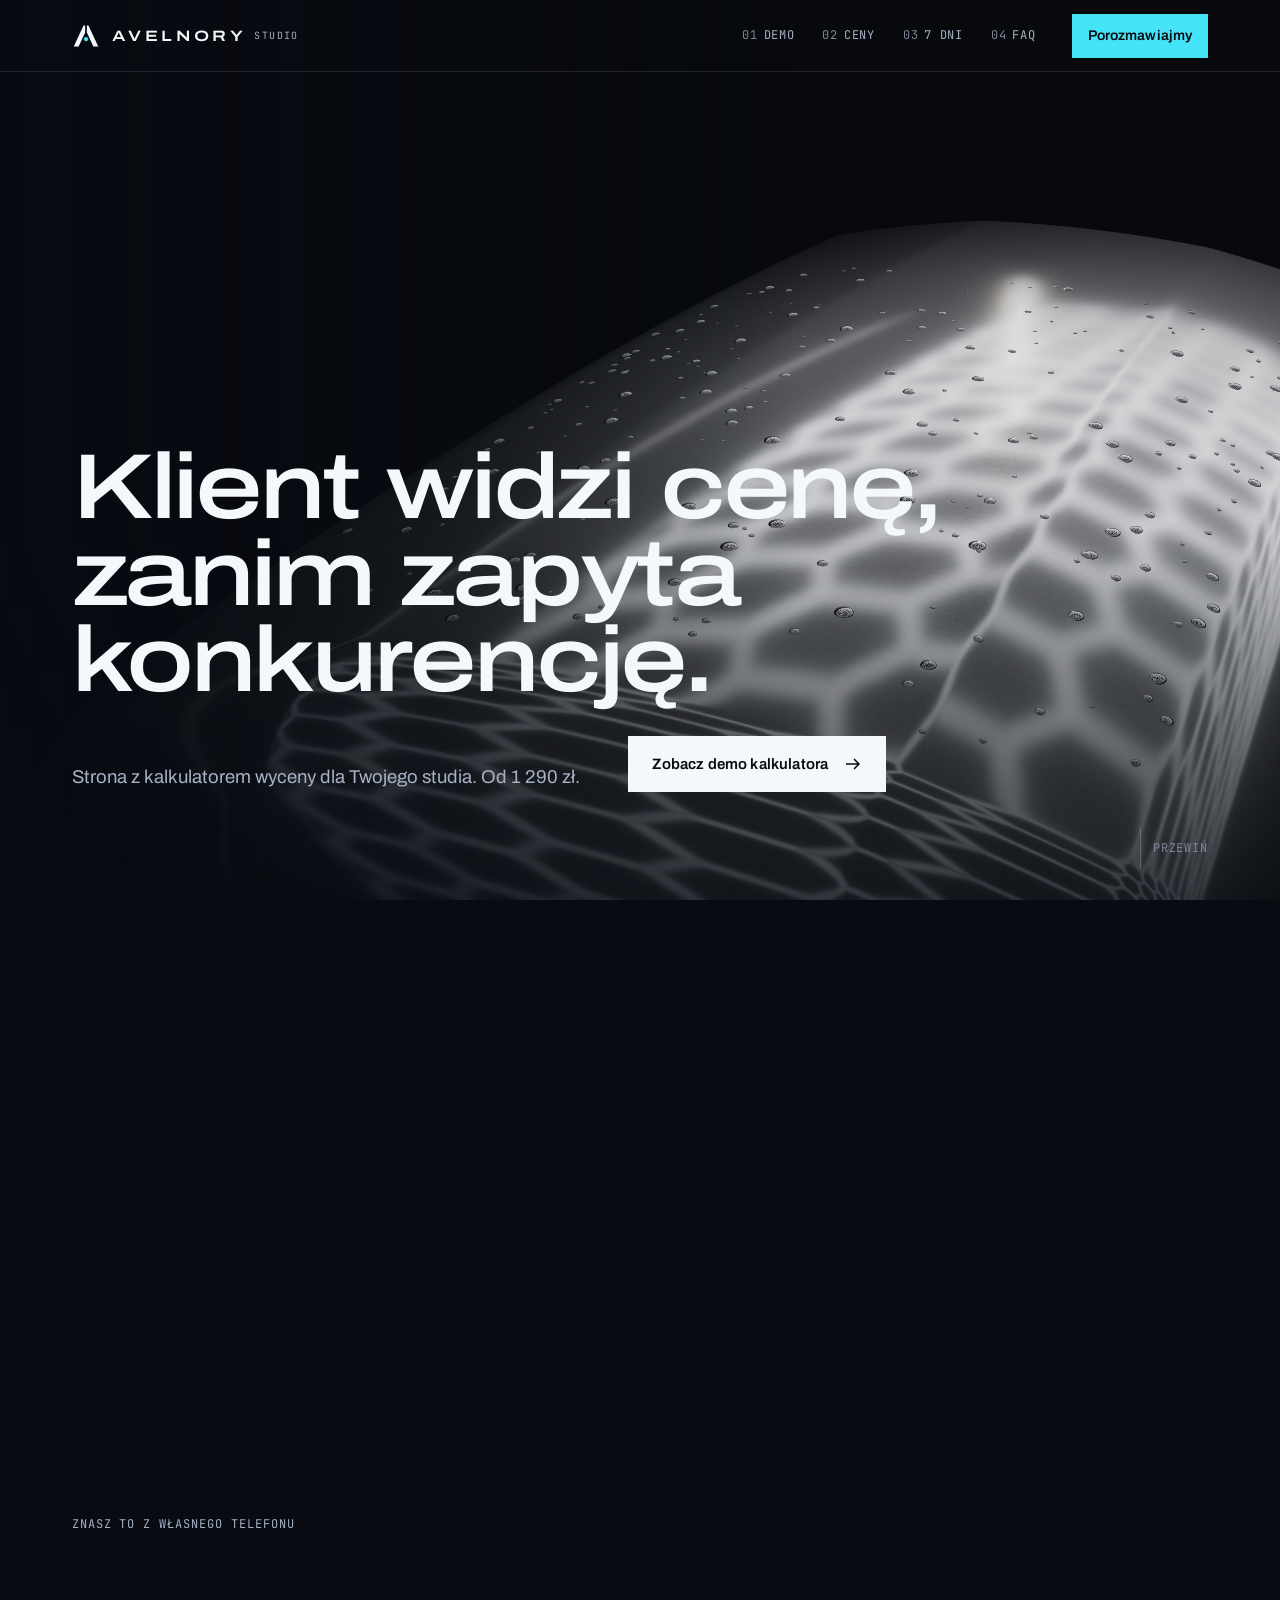
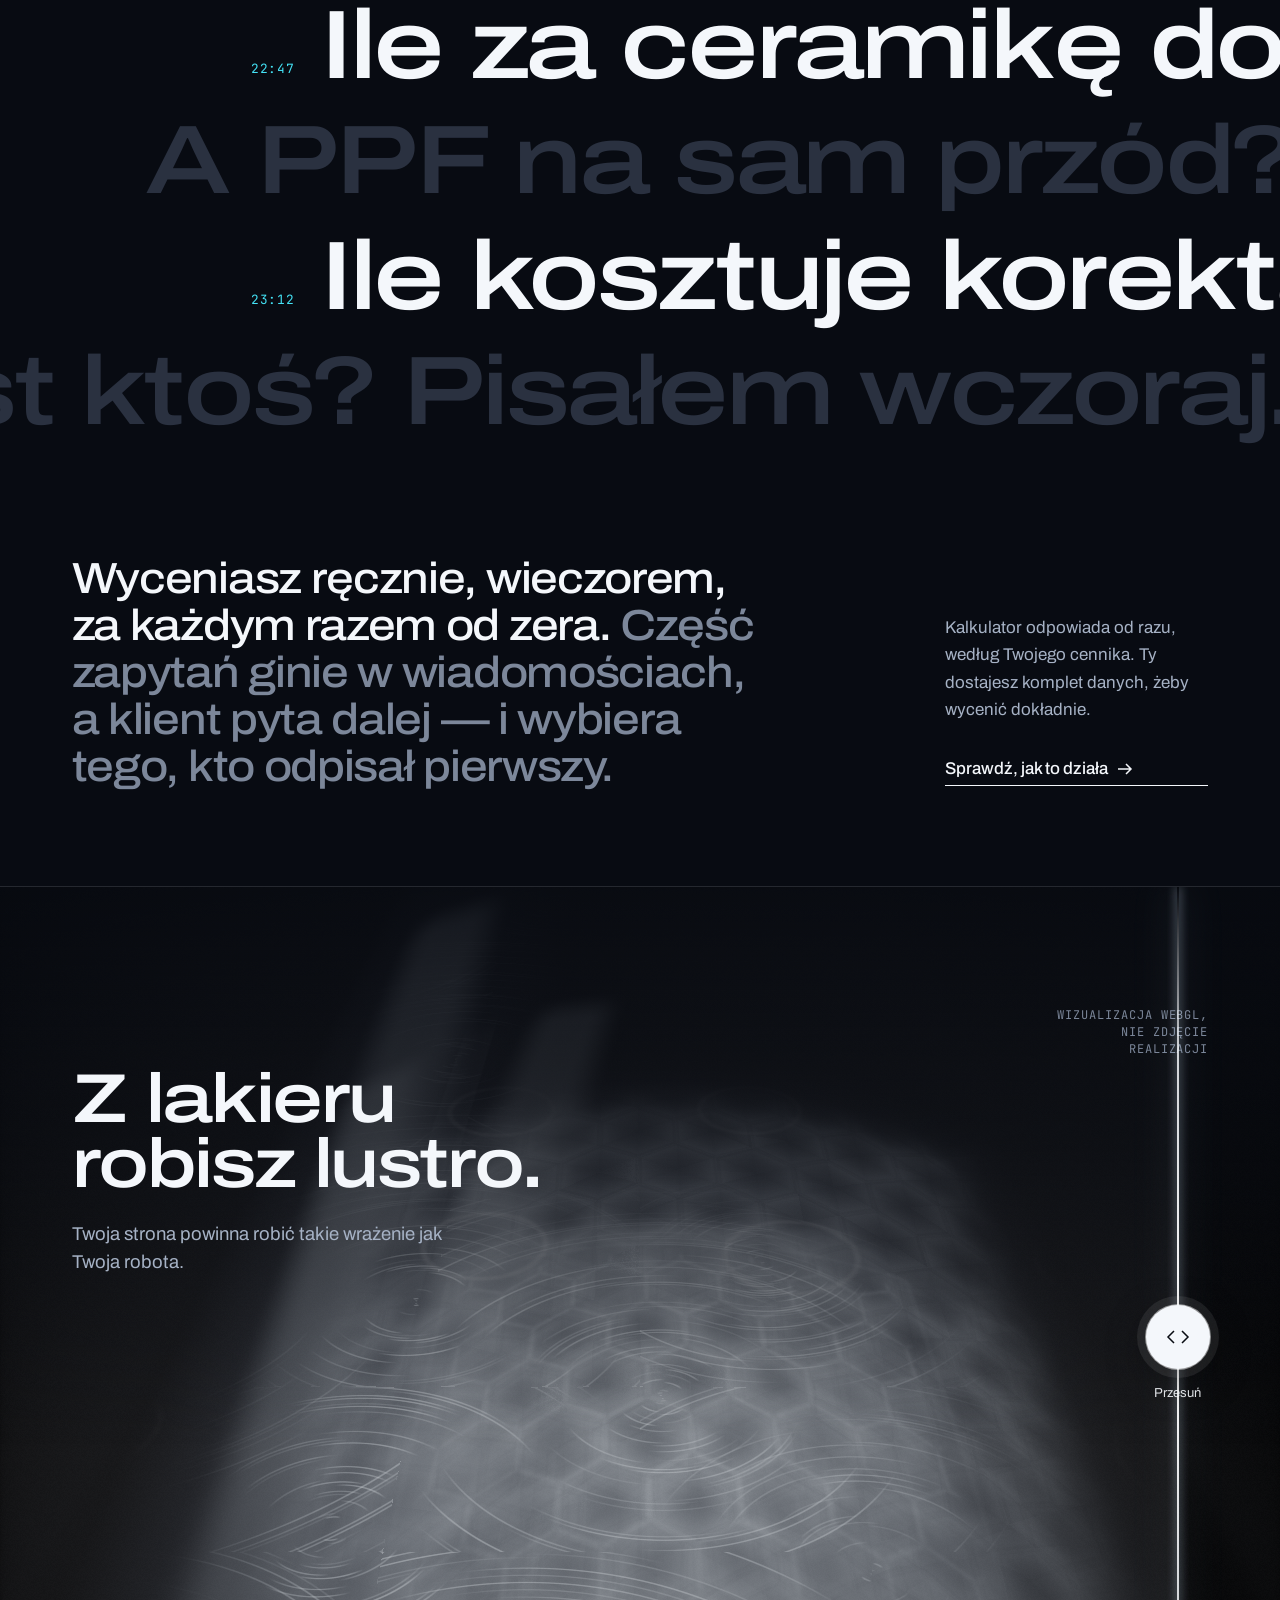
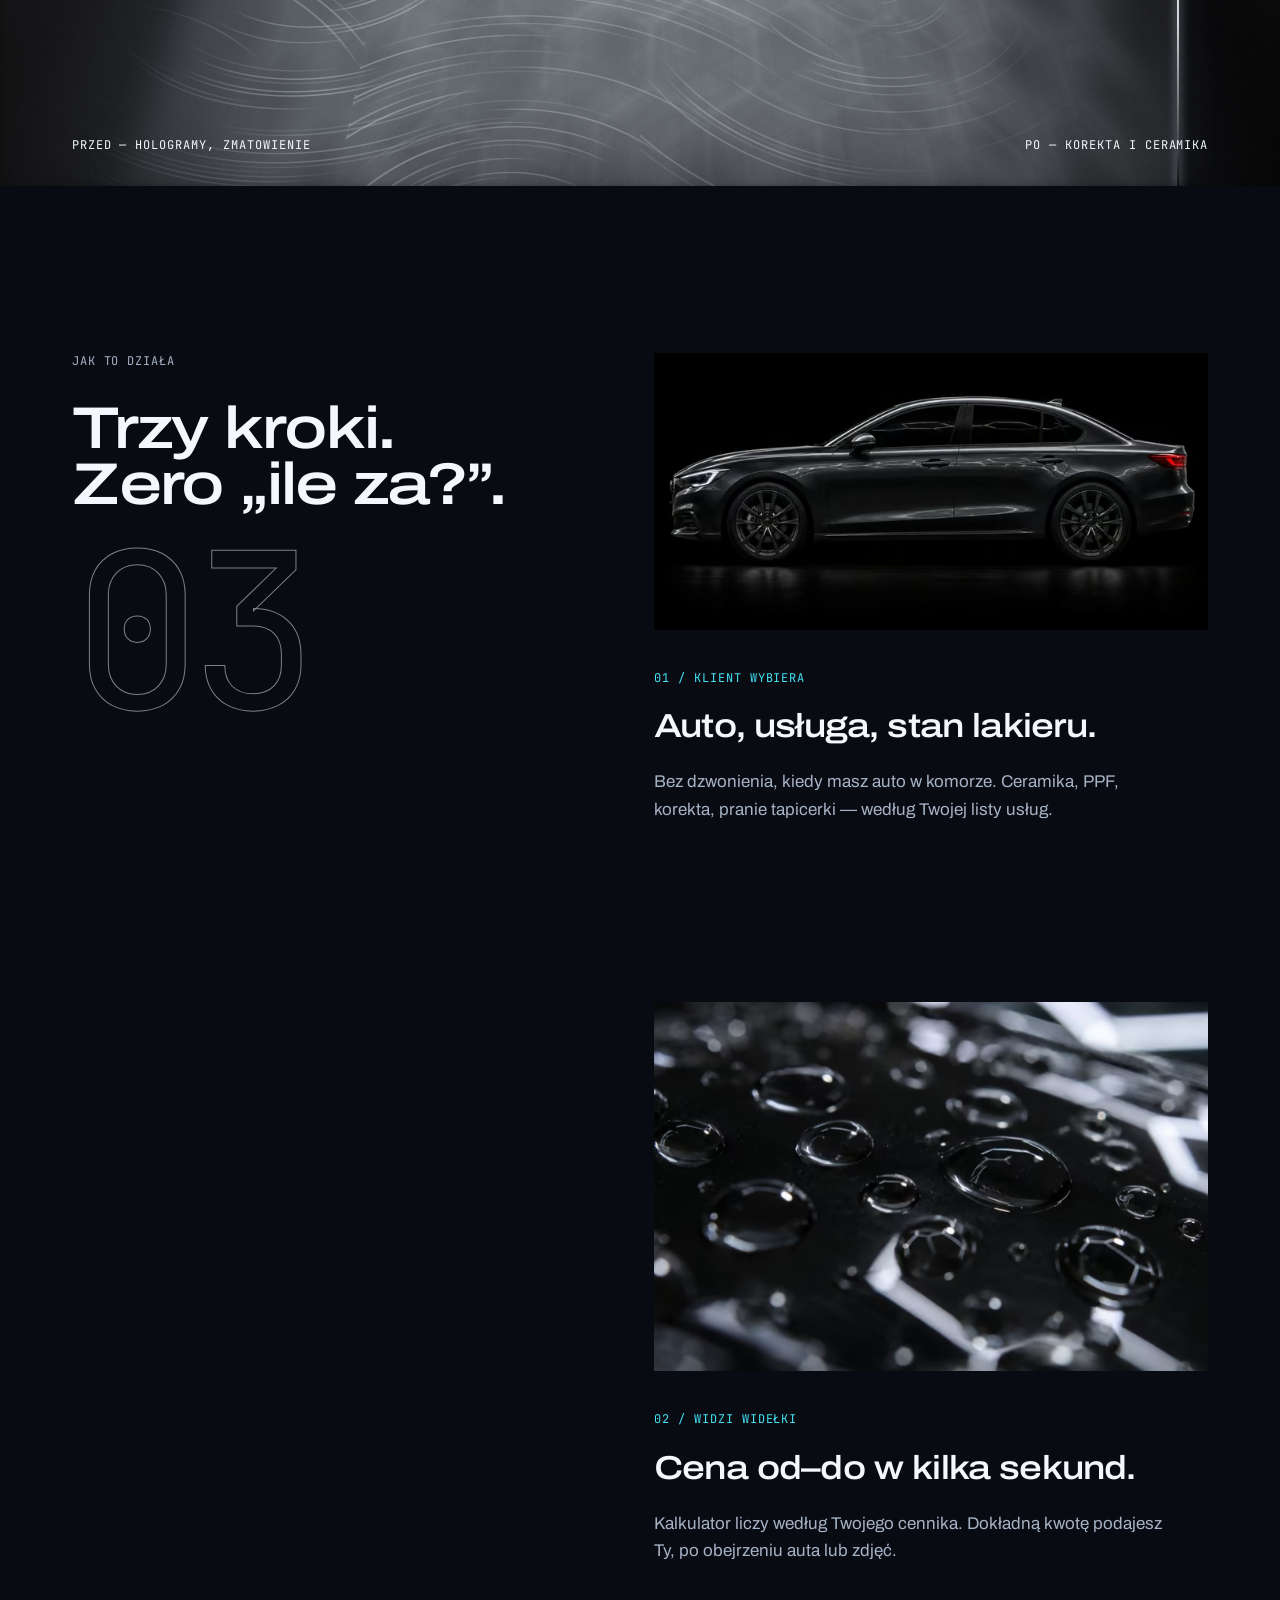
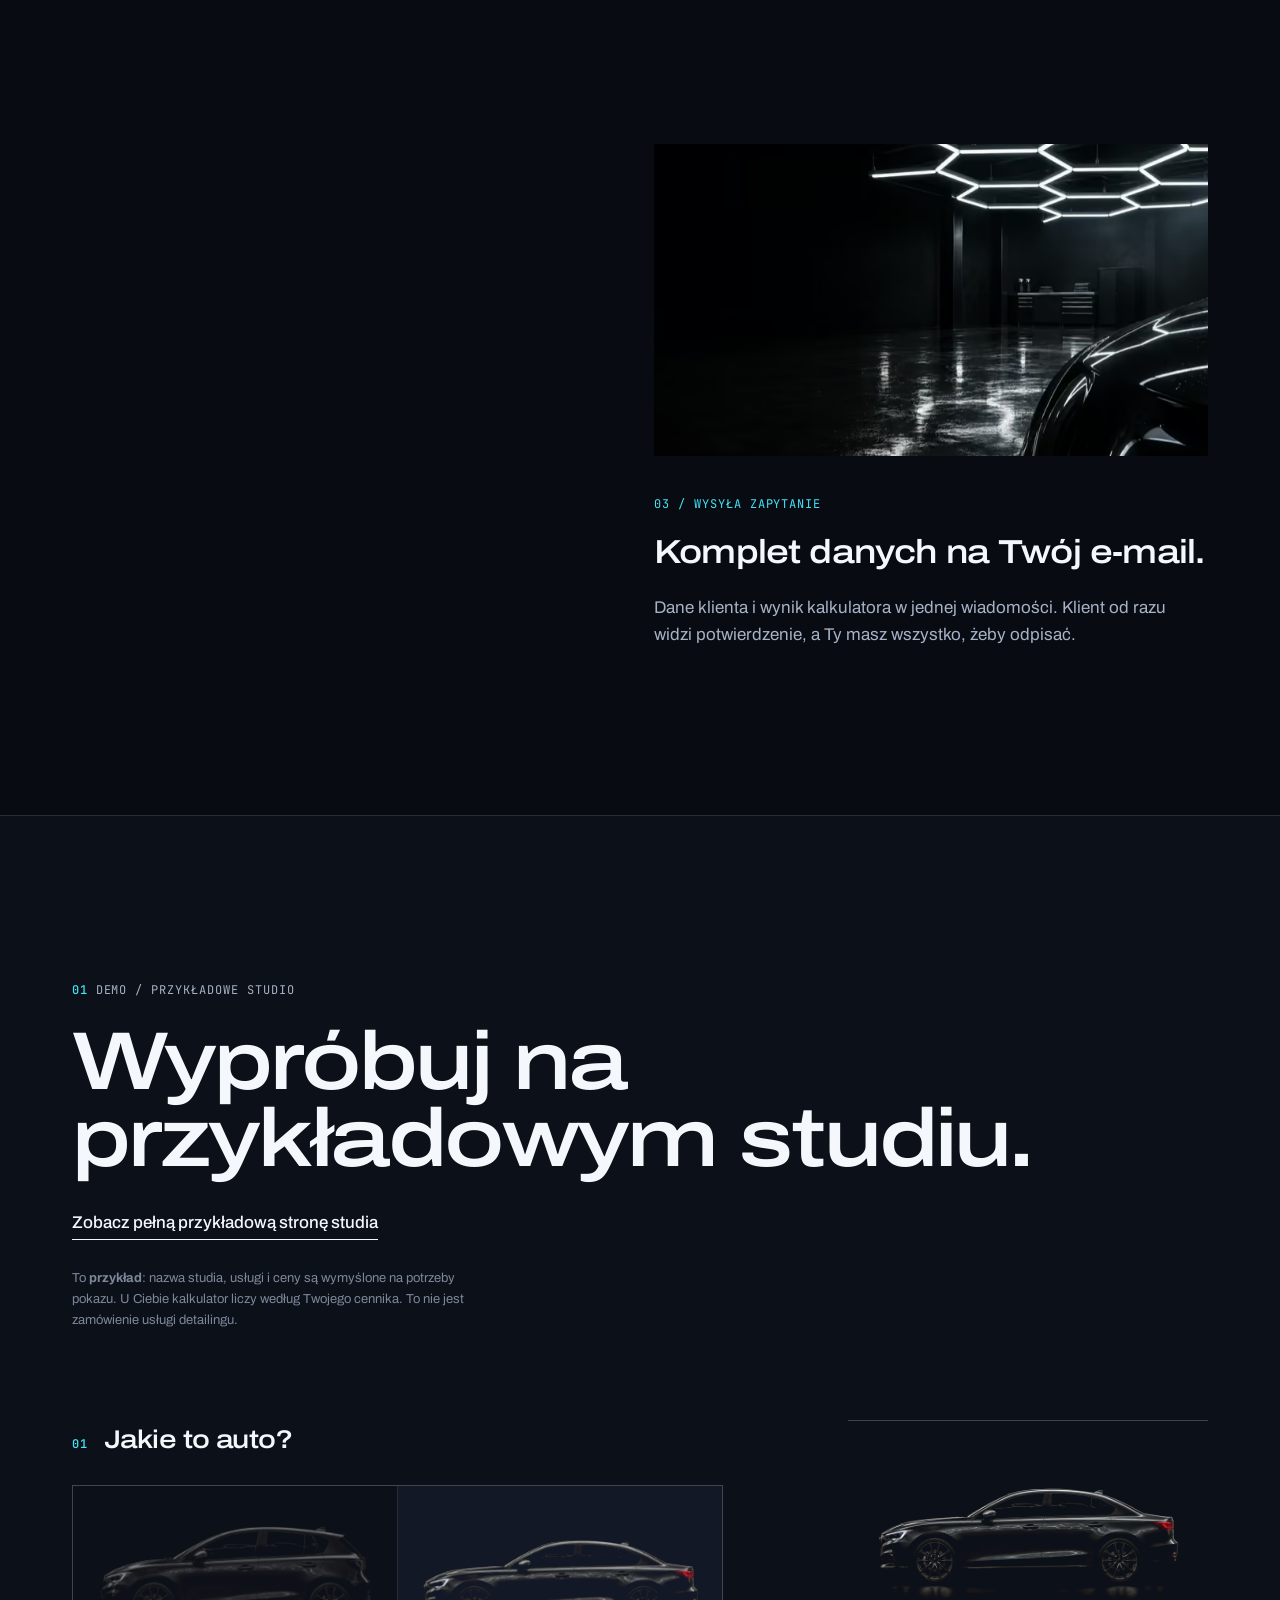
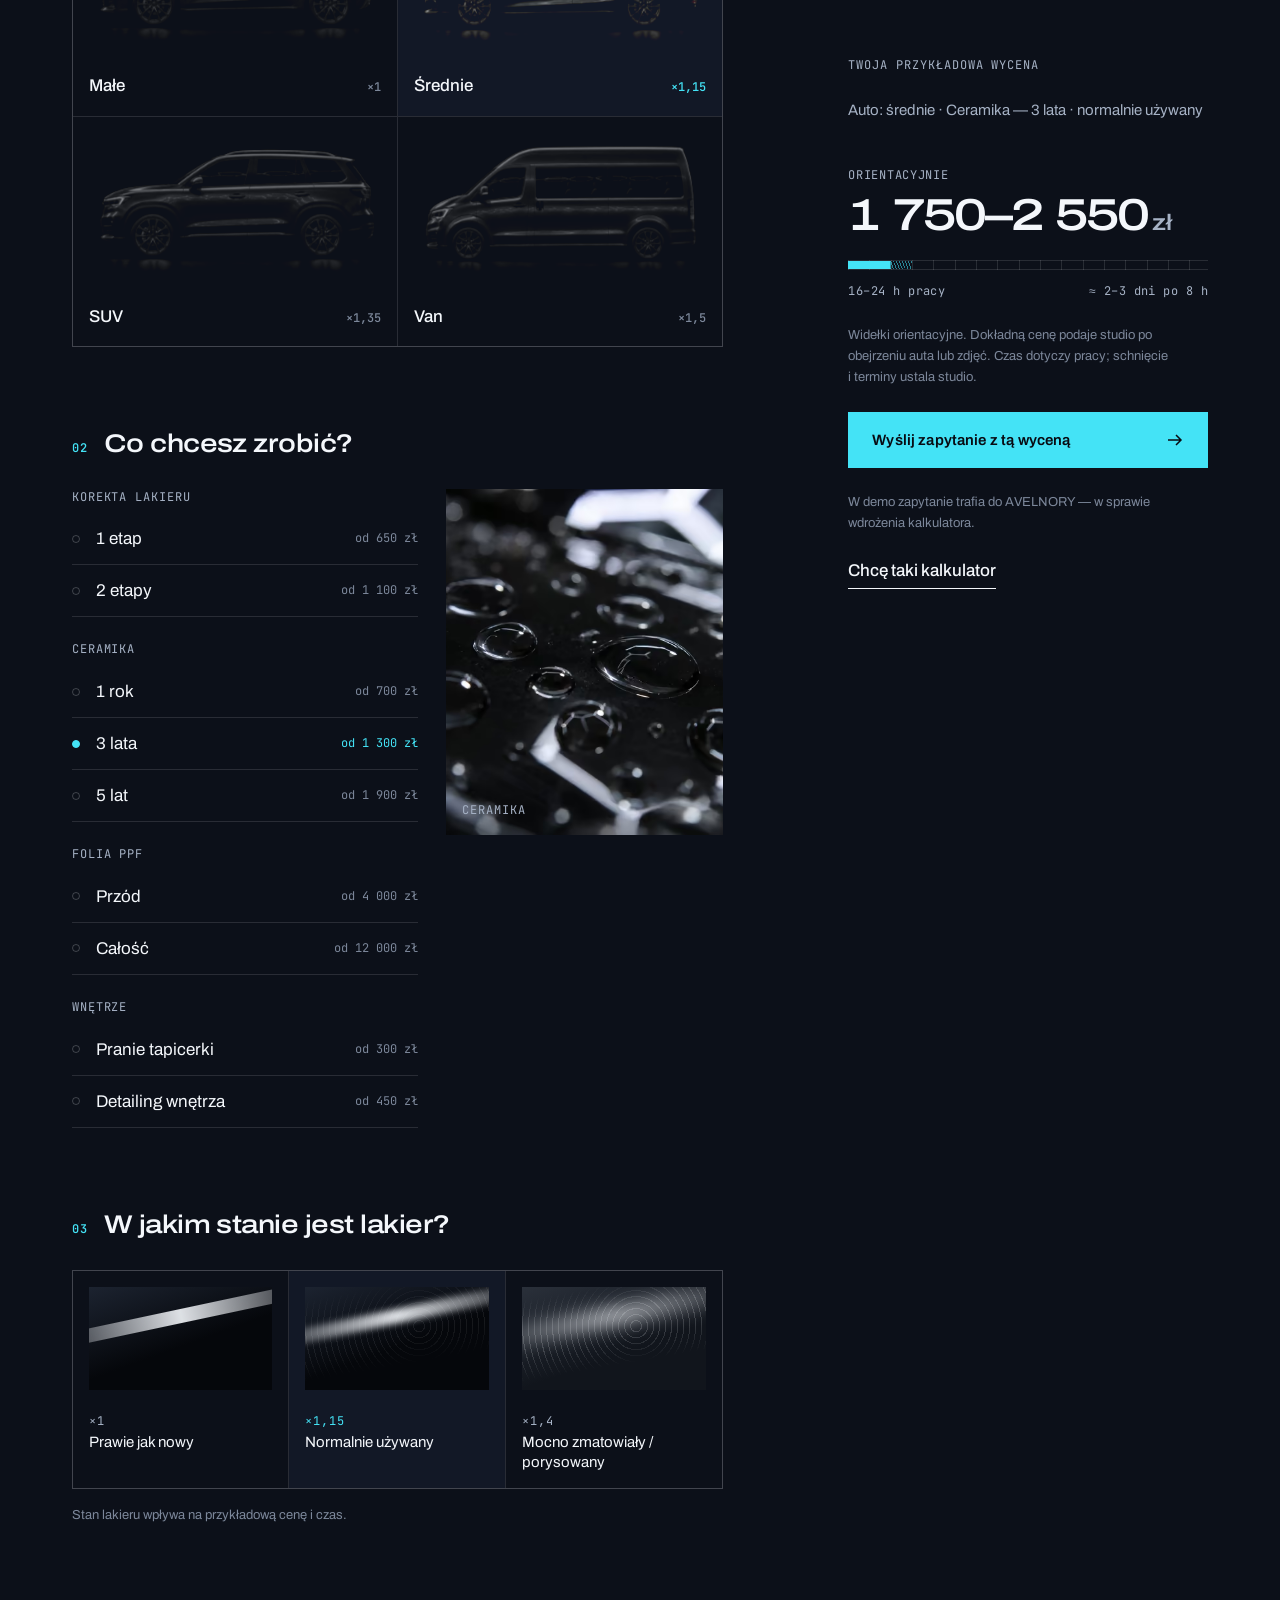
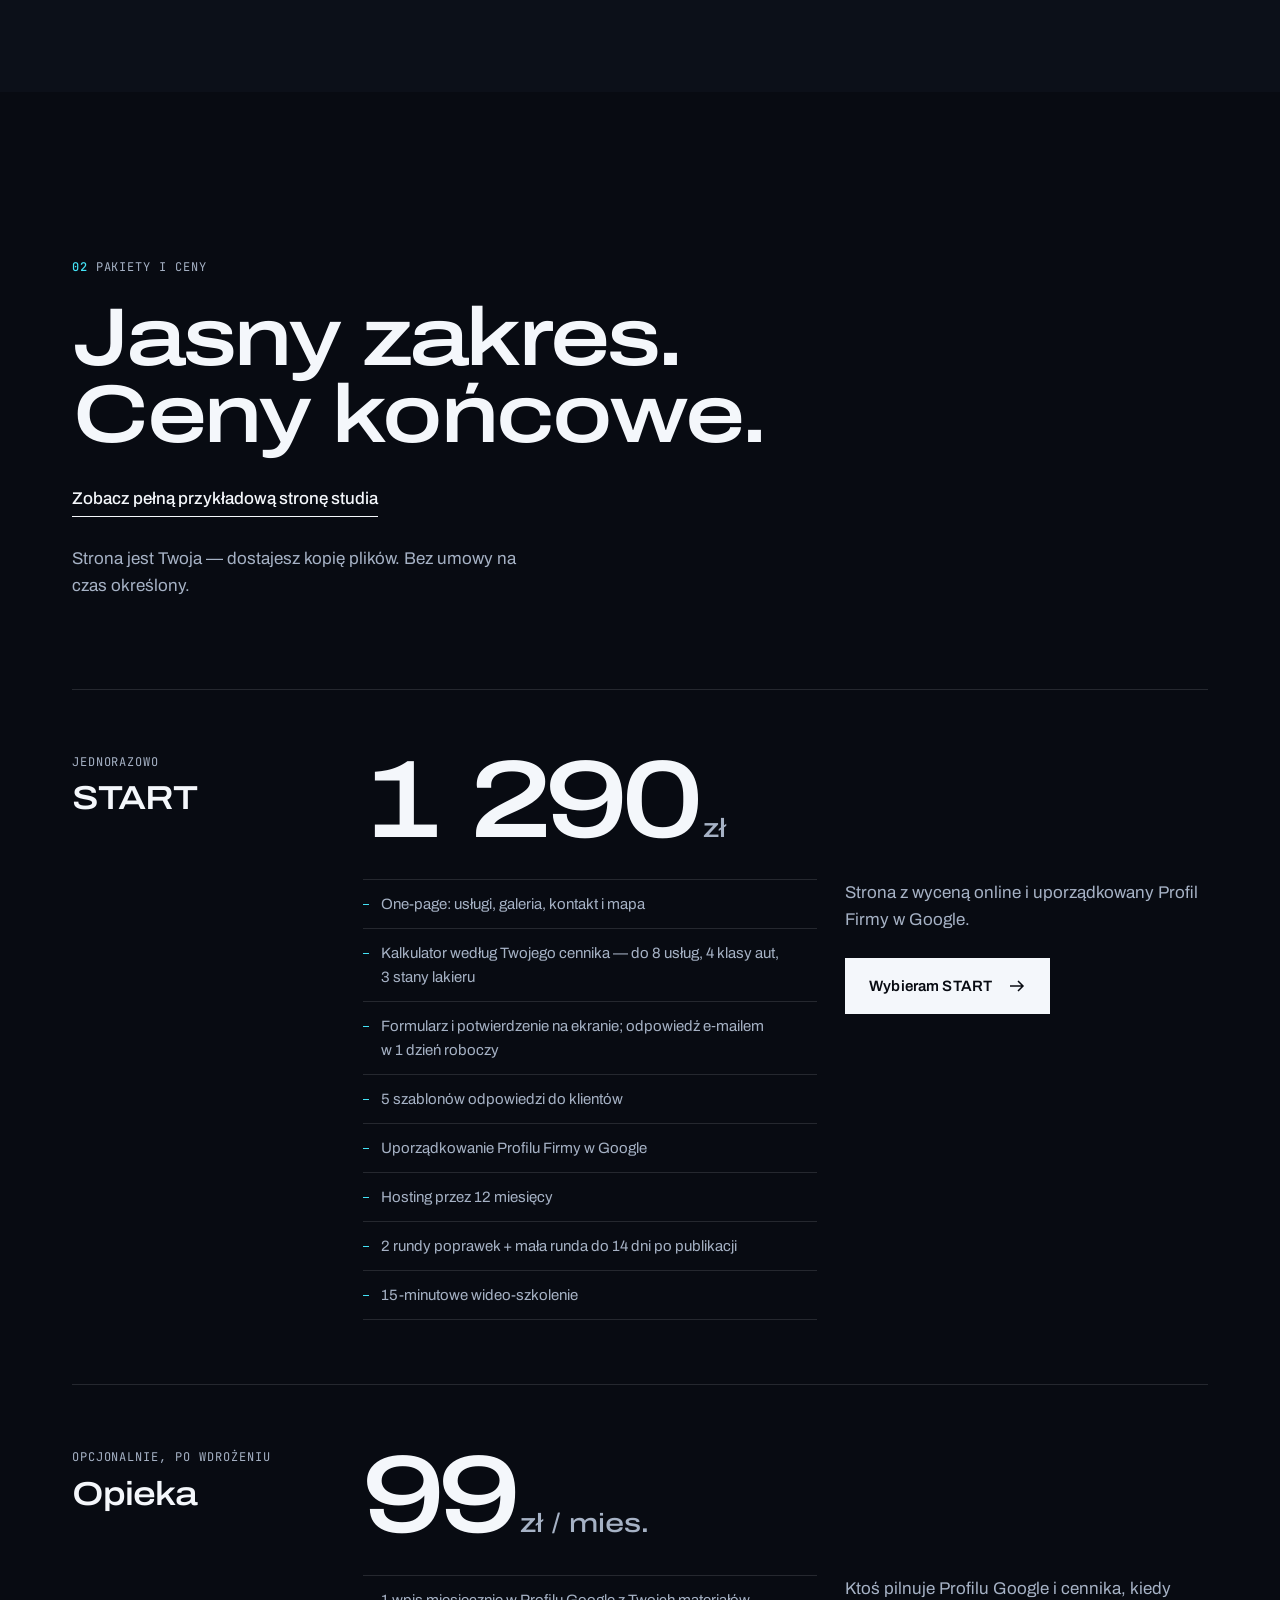
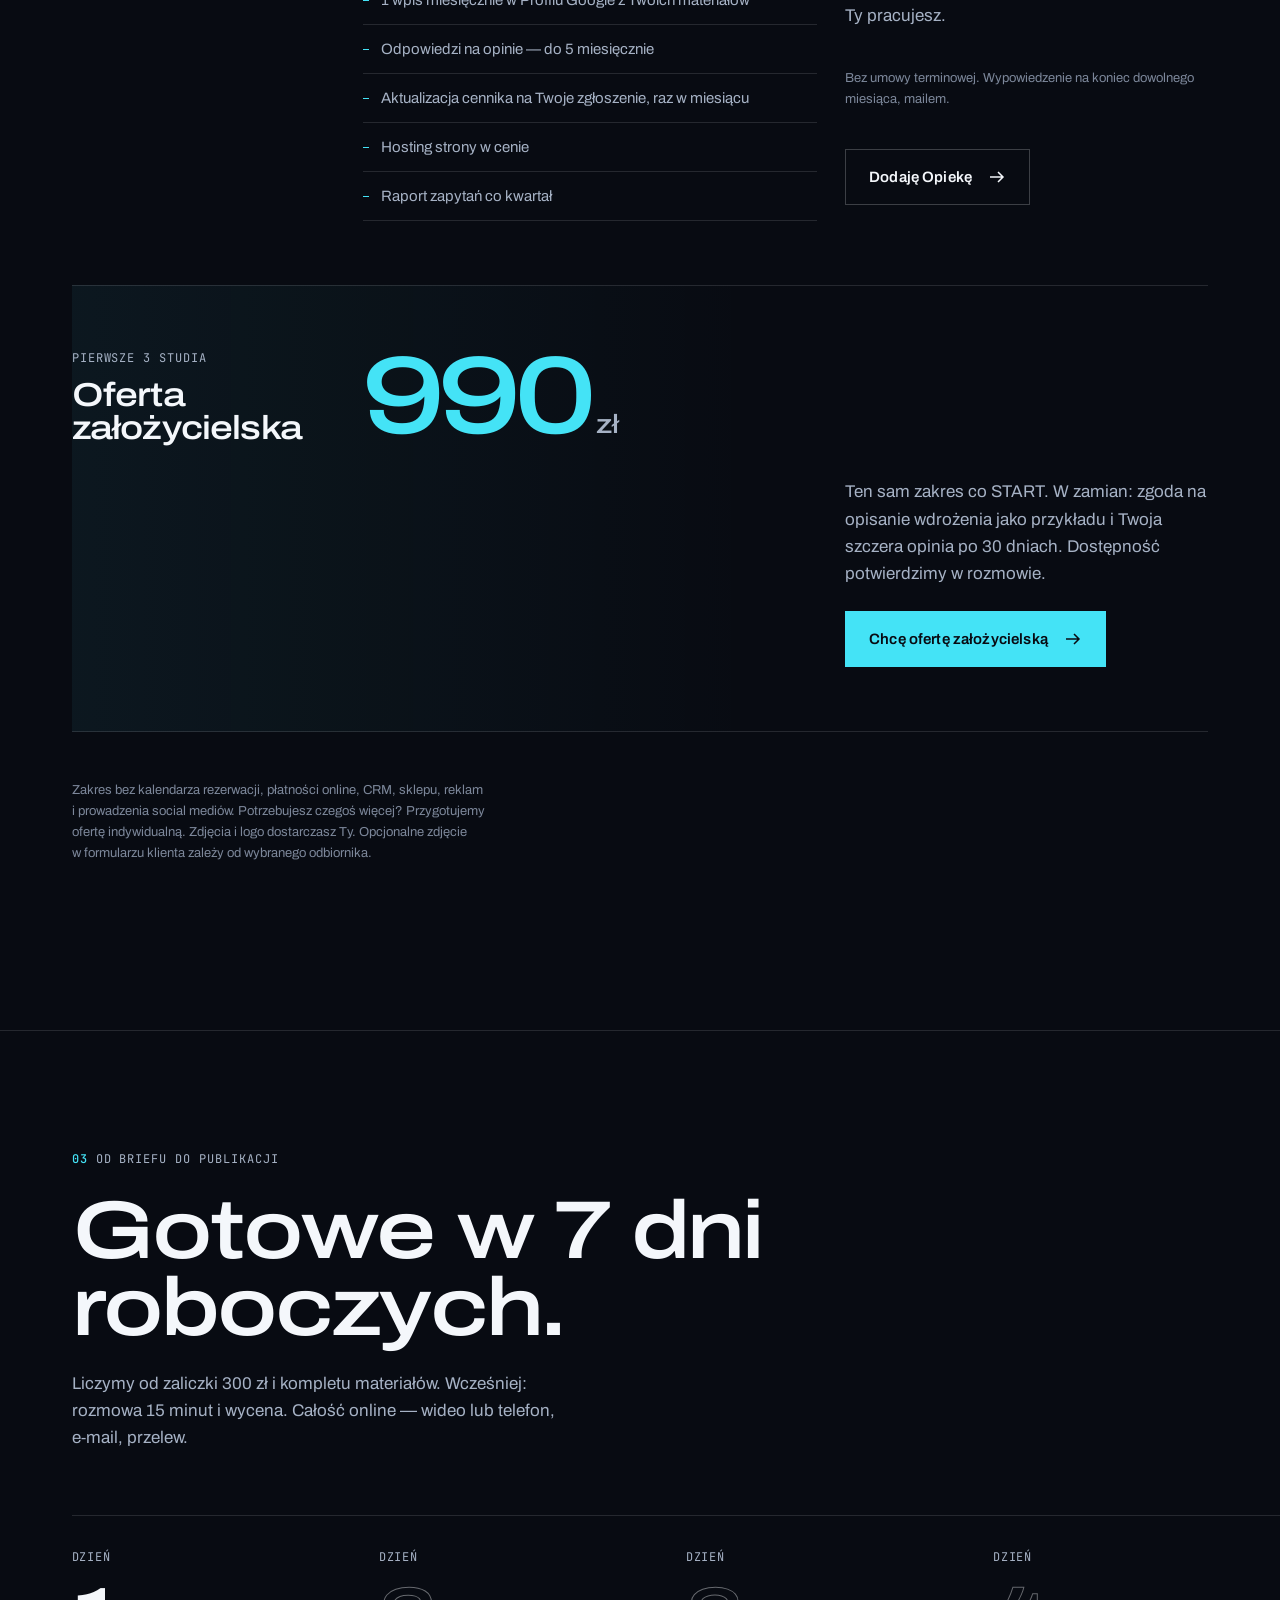
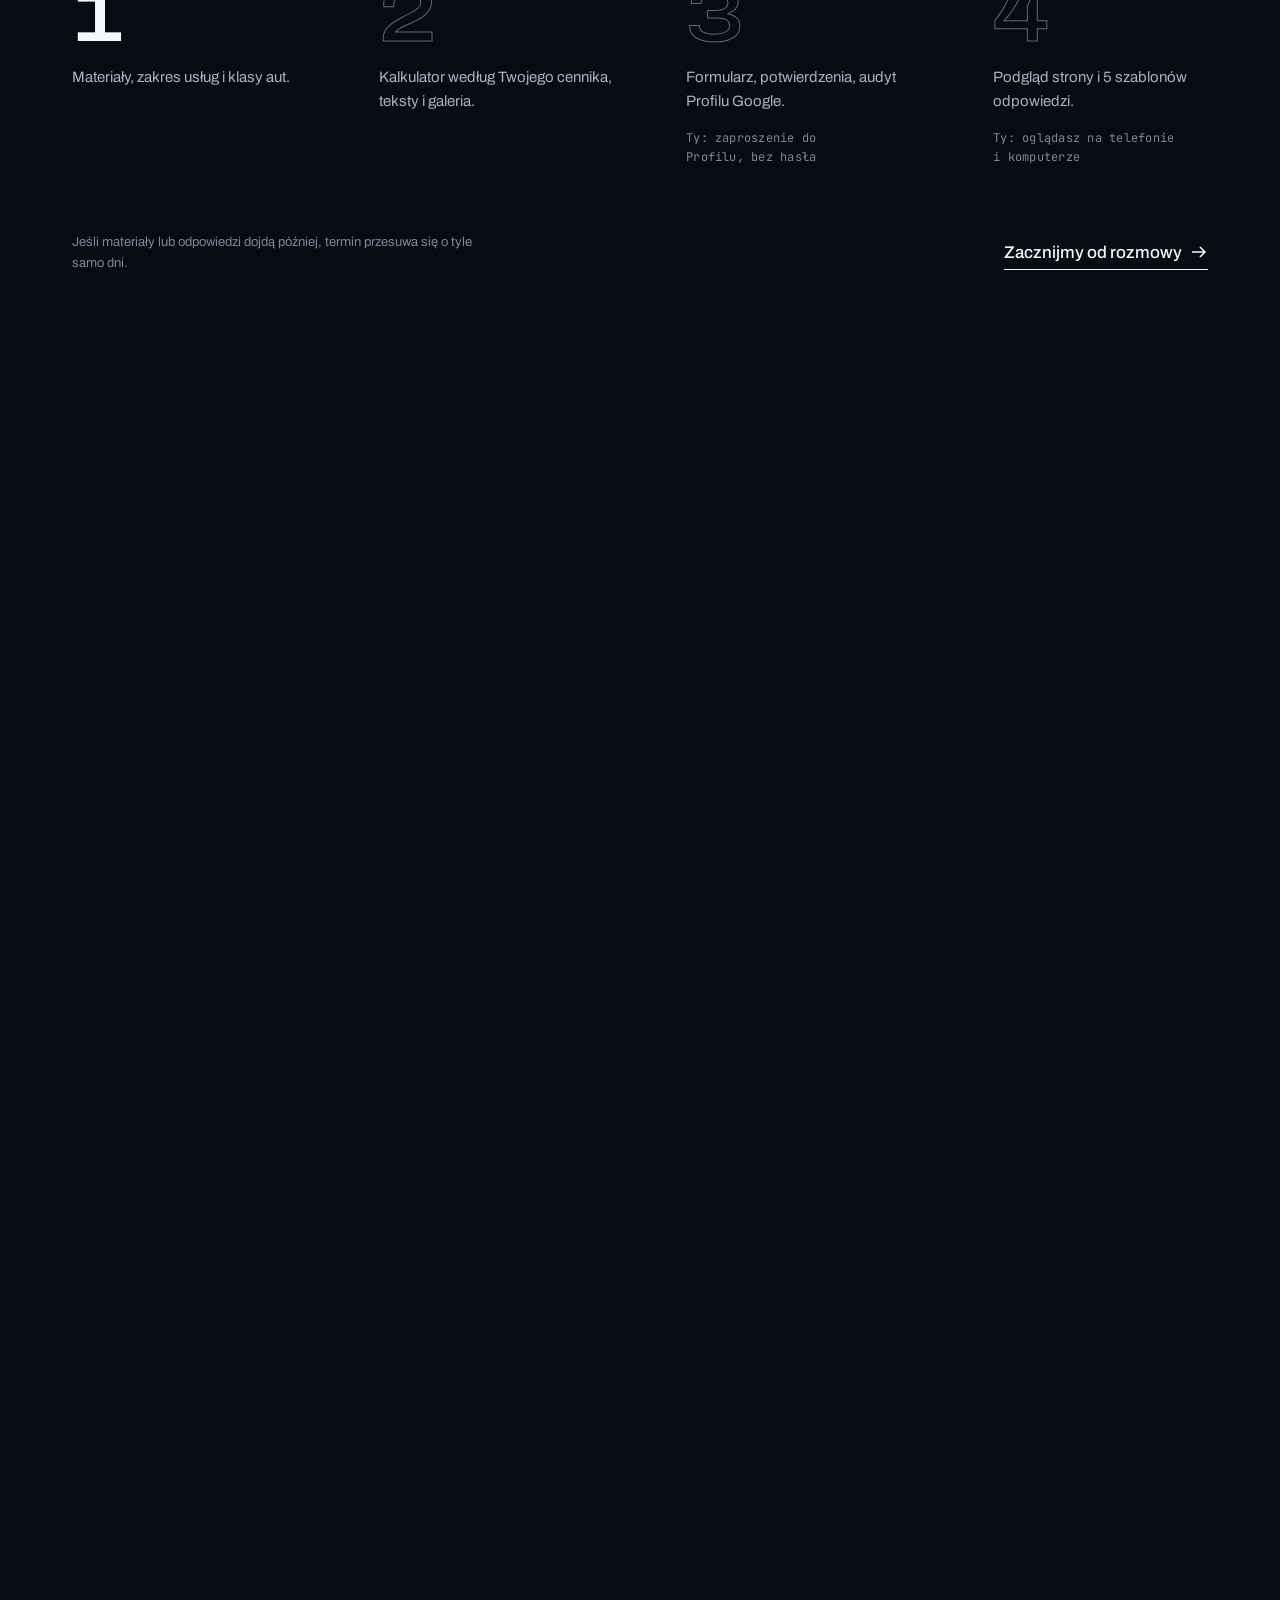
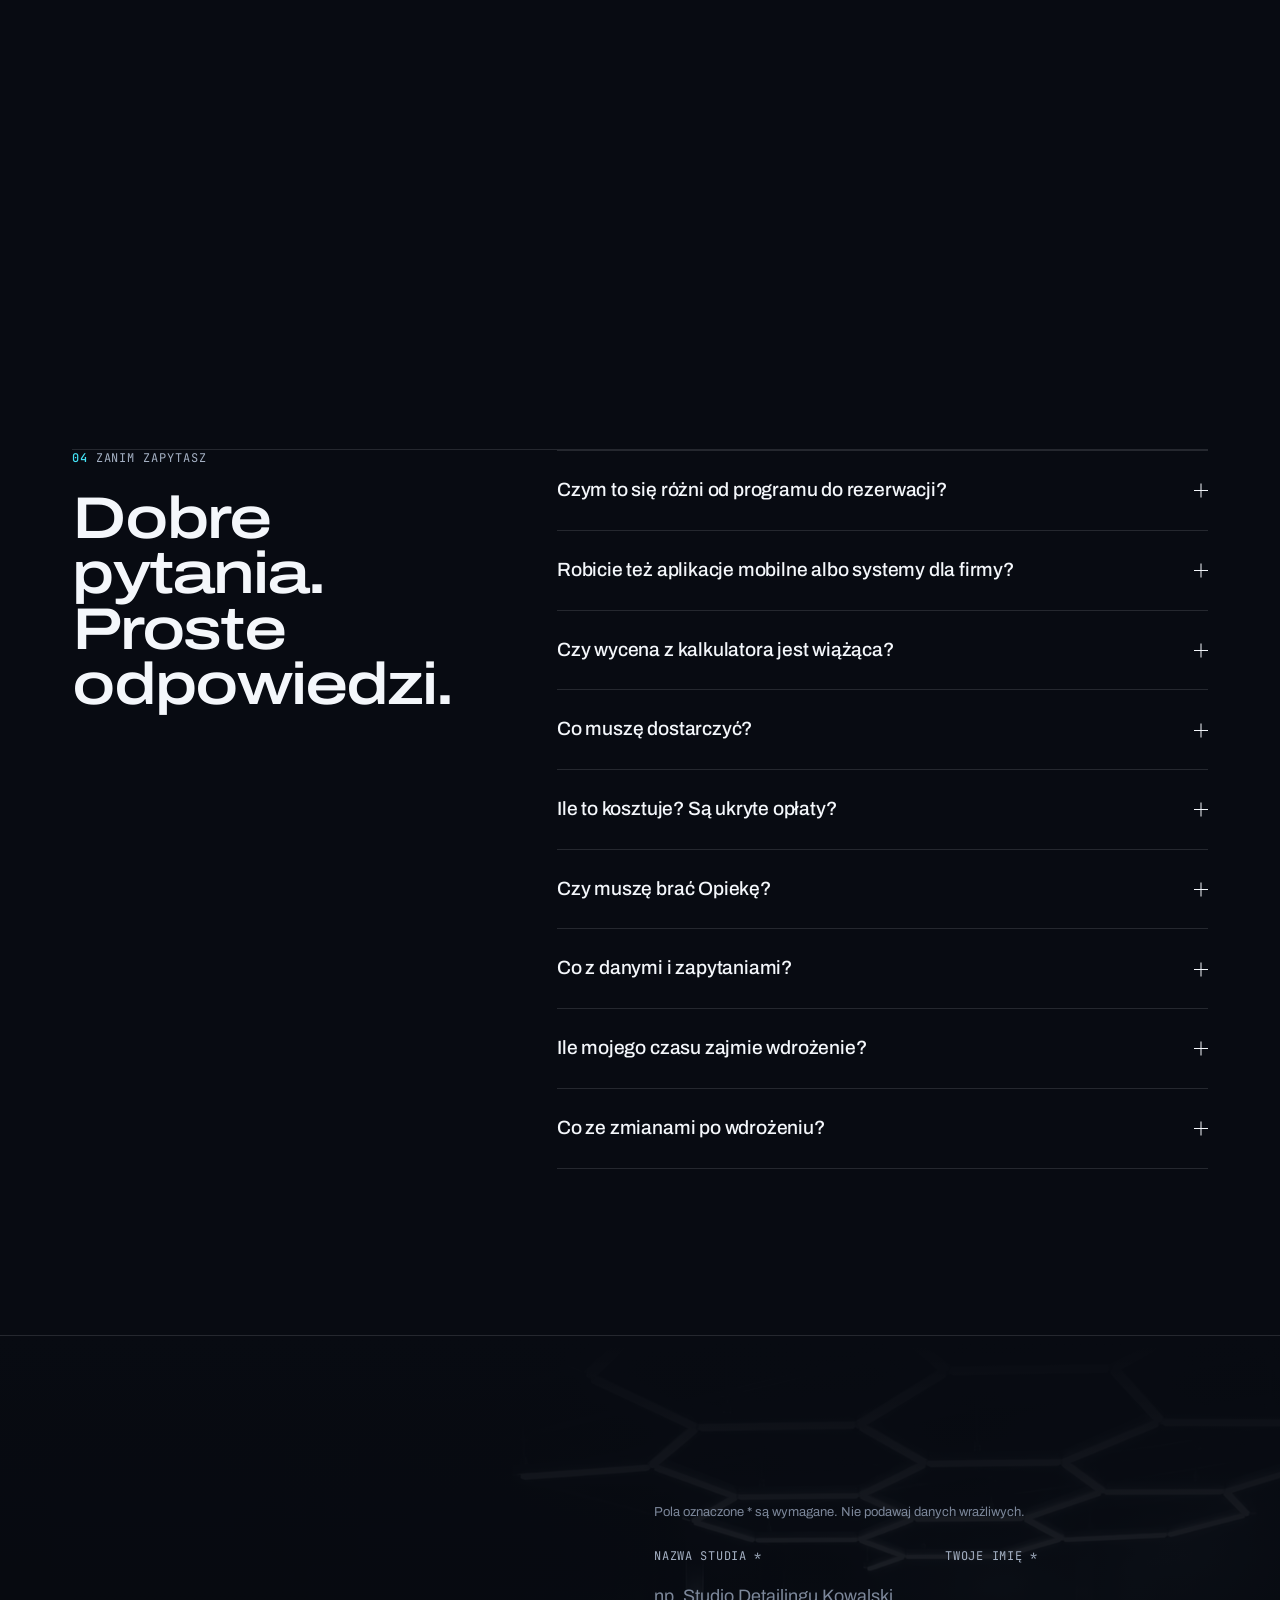
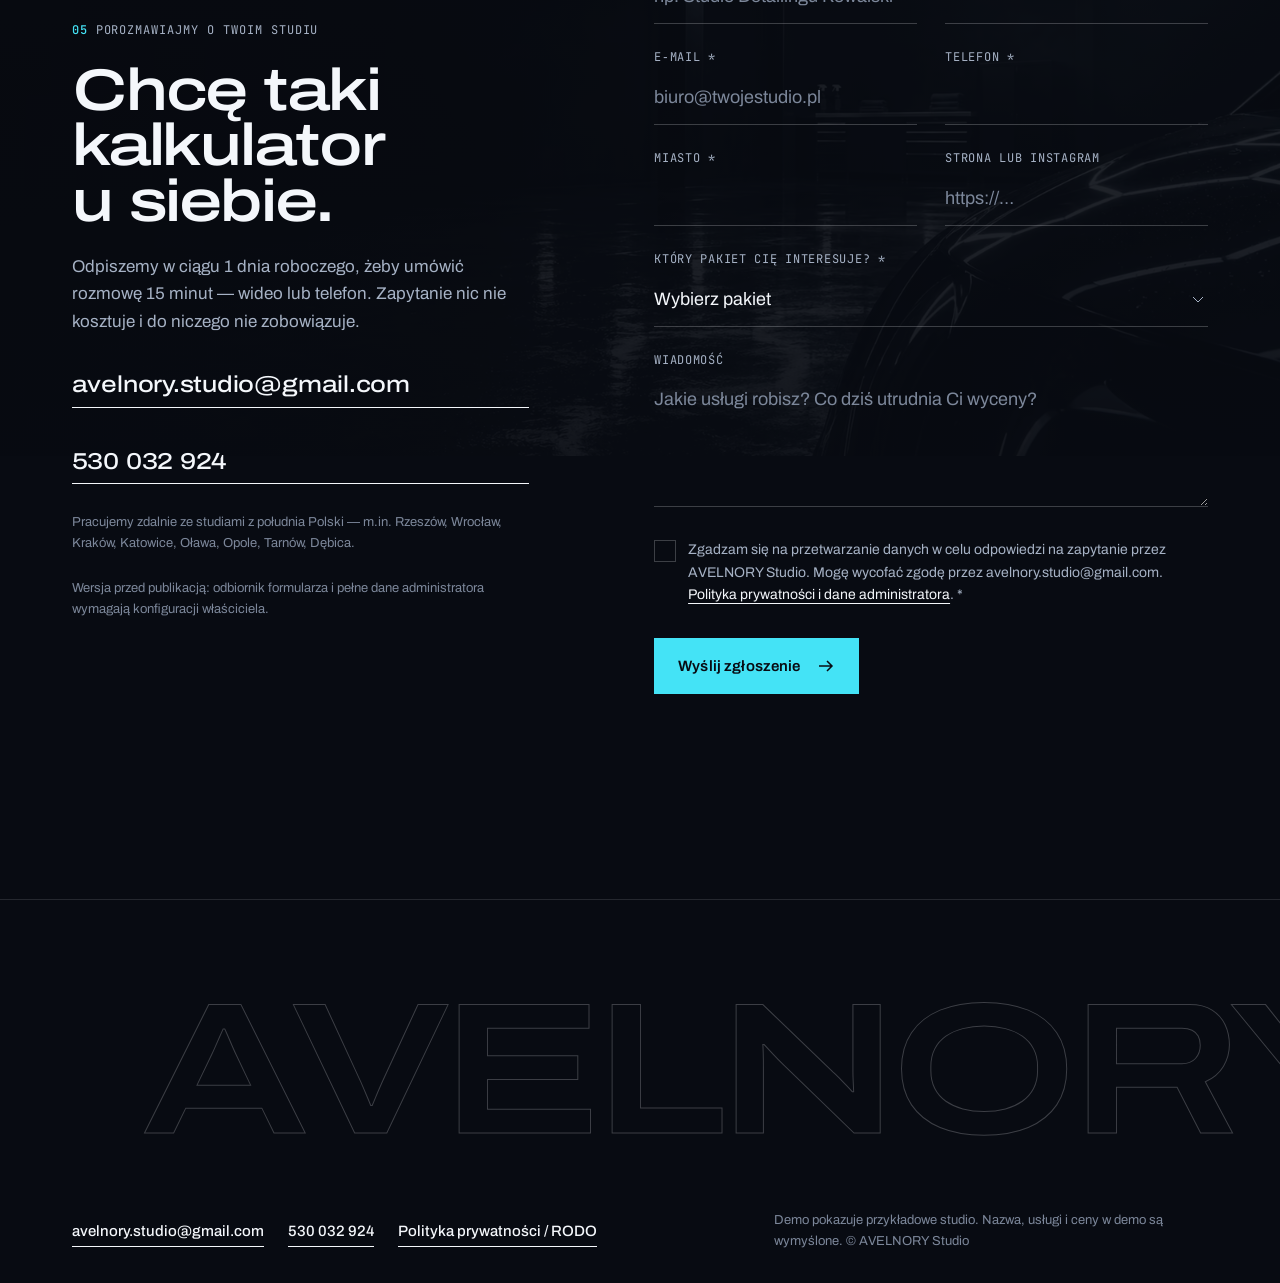
<file: index.html>
<!doctype html>
<html lang="pl" class="no-js">
<head>
<meta charset="utf-8">
<meta name="viewport" content="width=device-width,initial-scale=1,viewport-fit=cover">
<title>Strona z kalkulatorem wyceny dla studia detailingu | AVELNORY</title>
<meta name="description" content="Strona dla studia detailingu z kalkulatorem wyceny: klient sam widzi widełki cen i wysyła zapytanie. Wdrożenie do 7 dni roboczych. Cena końcowa 1 290 zł.">
<meta name="theme-color" content="#080B12">
<meta name="color-scheme" content="dark">
<!-- Blok SEO generuje tools-v2/build_seo.py: canonical, og:url i JSON-LD tylko dla faktycznie dostępnego adresu (zob. README-v2). -->
<!-- SEO:START -->
<meta name="robots" content="noindex">
<!-- SEO:END -->
<meta property="og:type" content="website">
<meta property="og:locale" content="pl_PL">
<meta property="og:site_name" content="AVELNORY Studio">
<meta property="og:title" content="Kalkulator wyceny dla studia detailingu — AVELNORY Studio">
<meta property="og:description" content="Zobacz demo: auto, usługa, stan lakieru — i widełki cen w kilka sekund.">
<meta property="og:image" content="assets/og.png">
<meta property="og:image:width" content="1200">
<meta property="og:image:height" content="630">
<meta property="og:image:alt" content="AVELNORY Studio — czarny lakier z odbiciem sześciokątnych lamp studia i hasłem o kalkulatorze wyceny">
<meta name="twitter:card" content="summary_large_image">
<link rel="icon" href="assets/favicon.svg" type="image/svg+xml">
<link rel="icon" href="assets/favicon-32.png" sizes="32x32" type="image/png">
<link rel="apple-touch-icon" href="assets/apple-touch-icon.png">
<link rel="preload" href="assets/fonts/archivo-latin.woff2" as="font" type="font/woff2" crossorigin>
<link rel="preload" href="assets/fonts/archivo-latin-ext.woff2" as="font" type="font/woff2" crossorigin>
<link rel="preload" href="assets/fonts/jetbrains-mono-latin.woff2" as="font" type="font/woff2" crossorigin>
<link rel="preload" href="assets/img/hero-poster.webp" as="image" type="image/webp" fetchpriority="high" media="(min-width: 721px)">
<link rel="preload" href="assets/img/hero-poster-m.webp" as="image" type="image/webp" fetchpriority="high" media="(max-width: 720px)">
<link rel="stylesheet" href="assets/styles.css">
<script>(function(d){d.classList.replace('no-js','js');try{if(sessionStorage.getItem('av-pre')||matchMedia('(prefers-reduced-motion: reduce)').matches)d.classList.add('pre-skip')}catch(e){}})(document.documentElement);</script>
<script defer src="assets/config.js"></script>
<script defer src="assets/app.js"></script>
<script defer src="assets/vendor/gsap.min.js"></script>
<script defer src="assets/vendor/ScrollTrigger.min.js"></script>
<script defer src="assets/vendor/lenis.min.js"></script>
<script defer src="assets/paint.js"></script>
<script defer src="assets/motion.js"></script>
</head>
<body>
<svg width="0" height="0" style="position:absolute" aria-hidden="true" focusable="false">
  <symbol id="mark" viewBox="0 0 32 32"><path fill="currentColor" d="M2 28h5.6L15 12.06V4h-1.8zM30 28h-5.6L17 12.06V4h1.8z"/><circle cx="16" cy="19.6" r="2.4" fill="#44E3F6"/></symbol>
  <symbol id="arr" viewBox="0 0 18 18"><path d="M2 9h13M10 4l5 5-5 5" fill="none" stroke="currentColor" stroke-width="1.5"/></symbol>
</svg>
<div class="pre" id="pre" aria-hidden="true"><div class="pre__mark"><div class="pre__word">AVELNORY</div><div class="pre__bar"><span></span></div></div></div>
<a class="skip" href="#main">Przejdź do treści</a>

<header class="nav" id="nav">
  <a class="brand" href="#start" aria-label="AVELNORY Studio — początek strony"><svg aria-hidden="true"><use href="#mark"/></svg>AVELNORY <small>STUDIO</small></a>
  <nav class="nav__links" aria-label="Sekcje strony">
    <a href="#demo" data-nav="demo"><span>01</span>Demo</a>
    <a href="#pakiety" data-nav="pakiety"><span>02</span>Ceny</a>
    <a href="#proces" data-nav="proces"><span>03</span>7&nbsp;dni</a>
    <a href="#faq" data-nav="faq"><span>04</span>FAQ</a>
  </nav>
  <p class="nav__where" id="where" aria-live="off"><b>00</b> Start</p>
  <a class="btn btn--cyan nav__cta" href="#formularz" aria-label="Porozmawiajmy — formularz kontaktowy" data-magnetic><span class="cta-long">Porozmawiajmy</span><span class="cta-short" aria-hidden="true">Kontakt</span></a>
  <button class="nav__menu" type="button" aria-expanded="false" aria-controls="menu" aria-label="Otwórz menu"><i></i></button>
  <div class="nav__progress" aria-hidden="true"><span></span></div>
</header>
<div class="menu" id="menu" hidden>
  <ol>
    <li><a href="#demo"><span>01</span>Demo kalkulatora</a></li>
    <li><a href="#pakiety"><span>02</span>Pakiety i&nbsp;ceny</a></li>
    <li><a href="#proces"><span>03</span>7&nbsp;dni roboczych</a></li>
    <li><a href="#faq"><span>04</span>Pytania</a></li>
    <li><a href="#formularz"><span>05</span>Kontakt</a></li>
  </ol>
  <a class="link" href="mailto:avelnory.studio@gmail.com">avelnory.studio@gmail.com</a><a class="link" href="tel:+48530032924">530&nbsp;032&nbsp;924</a>
</div>

<main id="main">
<section class="hero" id="start" data-section="Start" data-num="00">
  <div class="hero__stage">
    <div class="hero__poster" aria-hidden="true"></div>
    <canvas class="hero__canvas" id="hero-canvas" aria-hidden="true"></canvas>
    <div class="hero__shade" aria-hidden="true"></div>
    <div class="hero__content">
      <h1 class="display hero__title" id="hero-title"><span class="ln"><span>Klient widzi cenę,</span></span><span class="ln"><span>zanim zapyta</span></span><span class="ln"><span>konkurencję.</span></span></h1>
      <div class="hero__row">
        <p class="lead">Strona z&nbsp;kalkulatorem wyceny dla Twojego studia. Od&nbsp;1&nbsp;290&nbsp;zł.</p>
        <a class="btn" href="#demo" data-magnetic>Zobacz demo kalkulatora <svg class="arr" aria-hidden="true"><use href="#arr"/></svg></a>
      </div>
    </div>
    <div class="hero__meta" aria-hidden="true">
      <span class="cue label"><i></i>Przewiń</span>
    </div>
  </div>
</section>

<section class="sec problem" id="problem" data-section="Problem" data-num="00" aria-labelledby="problem-title">
  <p class="label" id="problem-title">Znasz to z&nbsp;własnego telefonu</p>
  <div class="ticker">
    <p data-dir="-1"><time>22:47</time>Ile za ceramikę do&nbsp;Golfa?</p>
    <p data-dir="1" class="o">A&nbsp;PPF na sam przód?</p>
    <p data-dir="-1"><time>23:12</time>Ile kosztuje korekta?</p>
    <p data-dir="1" class="o">Jest ktoś? Pisałem wczoraj.</p>
  </div>
  <div class="grid problem__after">
    <p class="big" data-reveal>Wyceniasz ręcznie, wieczorem, za każdym razem od&nbsp;zera. <span>Część zapytań ginie w&nbsp;wiadomościach, a&nbsp;klient pyta dalej — i&nbsp;wybiera tego, kto odpisał pierwszy.</span></p>
    <div class="side" data-reveal>
      <p class="body">Kalkulator odpowiada od razu, według Twojego cennika. Ty dostajesz komplet danych, żeby wycenić dokładnie.</p>
      <a class="link" href="#demo">Sprawdź, jak to działa <svg class="arr" width="18" height="18" aria-hidden="true"><use href="#arr"/></svg></a>
    </div>
  </div>
</section>

<section class="sec mirror" id="lustro" data-section="Przed / po" data-num="00" aria-labelledby="mirror-title">
  <div class="mirror__poster" aria-hidden="true"></div>
  <canvas class="mirror__canvas" id="mirror-canvas" aria-hidden="true"></canvas>
  <div class="mirror__head">
    <h2 class="display h2" id="mirror-title">Z&nbsp;lakieru robisz lustro.</h2>
    <p class="lead">Twoja strona powinna robić takie wrażenie jak Twoja robota.</p>
  </div>
  <label class="sr" for="mirror-range">Porównanie: przesuń, aby odsłonić lakier po korekcie</label>
  <input class="mirror__range" id="mirror-range" type="range" min="4" max="96" value="50" step="1">
  <div class="split" aria-hidden="true"><div class="split__knob"><span class="split__hint">Przesuń</span><svg viewBox="0 0 28 28"><path d="M10 8 4 14l6 6M18 8l6 6-6 6" fill="none" stroke="currentColor" stroke-width="1.5"/></svg></div></div>
  <div class="mirror__tags" aria-hidden="true"><span class="label">Przed — hologramy, zmatowienie</span><span class="label">Po — korekta i&nbsp;ceramika</span></div>
  <p class="label mirror__cap" aria-hidden="true">Wizualizacja WebGL, nie zdjęcie realizacji</p>
</section>

<section class="sec" id="jak" data-section="Jak to działa" data-num="00" aria-labelledby="jak-title">
  <div class="grid steps">
    <div class="steps__aside">
      <p class="label">Jak to działa</p>
      <h2 class="display h2" id="jak-title">Trzy kroki. Zero&nbsp;„ile&nbsp;za?”.</h2>
      <div class="steps__big" aria-hidden="true"><span id="step-num">01</span></div>
    </div>
    <ol class="steps__list">
      <li class="step" data-step="01">
        <figure><picture><source type="image/avif" srcset="assets/img/car-medium-800.avif 800w, assets/img/car-medium-1600.avif 1600w" sizes="(max-width:720px) 100vw, 45vw"><img src="assets/img/car-medium-800.webp" srcset="assets/img/car-medium-800.webp 800w, assets/img/car-medium-1600.webp 1600w" sizes="(max-width:720px) 100vw, 45vw" width="1600" height="800" alt="Sylwetka średniego auta z boku w ciemnym studiu" loading="lazy" decoding="async" data-parallax></picture></figure>
        <p class="label">01 / Klient wybiera</p>
        <h3 class="h3">Auto, usługa, stan lakieru.</h3>
        <p class="body">Bez dzwonienia, kiedy masz auto w&nbsp;komorze. Ceramika, PPF, korekta, pranie tapicerki — według Twojej listy usług.</p>
      </li>
      <li class="step" data-step="02">
        <figure><picture><source type="image/avif" srcset="assets/img/macro-beads-800.avif 800w, assets/img/macro-beads-1600.avif 1600w" sizes="(max-width:720px) 100vw, 45vw"><img src="assets/img/macro-beads-800.webp" srcset="assets/img/macro-beads-800.webp 800w, assets/img/macro-beads-1600.webp 1600w" sizes="(max-width:720px) 100vw, 45vw" width="1600" height="1067" alt="Krople wody perlące się na czarnym lakierze po ceramice, w kroplach odbicie lamp" loading="lazy" decoding="async" data-parallax></picture></figure>
        <p class="label">02 / Widzi widełki</p>
        <h3 class="h3">Cena od–do w&nbsp;kilka sekund.</h3>
        <p class="body">Kalkulator liczy według Twojego cennika. Dokładną kwotę podajesz Ty, po obejrzeniu auta lub zdjęć.</p>
      </li>
      <li class="step" data-step="03">
        <figure><picture><source type="image/avif" srcset="assets/img/studio-hex-800.avif 800w, assets/img/studio-hex-1600.avif 1600w" sizes="(max-width:720px) 100vw, 45vw"><img src="assets/img/studio-hex-800.webp" srcset="assets/img/studio-hex-800.webp 800w, assets/img/studio-hex-1600.webp 1600w" sizes="(max-width:720px) 100vw, 45vw" width="1600" height="900" alt="Puste studio detailingu nocą: sześciokątne lampy odbite w mokrej posadzce i w lakierze" loading="lazy" decoding="async" data-parallax></picture></figure>
        <p class="label">03 / Wysyła zapytanie</p>
        <h3 class="h3">Komplet danych na Twój e‑mail.</h3>
        <p class="body">Dane klienta i&nbsp;wynik kalkulatora w&nbsp;jednej wiadomości. Klient od razu widzi potwierdzenie, a&nbsp;Ty masz wszystko, żeby odpisać.</p>
      </li>
    </ol>
  </div>
</section>

<section class="sec demo" id="demo" data-section="Demo" data-num="01" aria-labelledby="demo-title">
  <div class="head">
    <p class="label"><b>01</b> Demo / przykładowe studio</p>
    <h2 class="display h2" id="demo-title">Wypróbuj na przykładowym studiu.</h2>
    <p><a class="link" href="przyklad-studia/">Zobacz pełną przykładową stronę studia</a></p>
    <p class="fine">To <strong>przykład</strong>: nazwa studia, usługi i&nbsp;ceny są wymyślone na potrzeby pokazu. U&nbsp;Ciebie kalkulator liczy według Twojego cennika. To nie jest zamówienie usługi detailingu.</p>
  </div>
  <form class="grid cfg" id="calculator" novalidate>
    <div class="cfg__choices">
      <fieldset>
        <legend><span class="label">01</span>Jakie to auto?</legend>
        <div class="cars" id="cars"></div>
      </fieldset>
      <fieldset>
        <legend><span class="label">02</span>Co chcesz zrobić?</legend>
        <div class="svc">
          <div class="svc__groups" id="services"></div>
          <figure class="svc__fig" id="svc-fig" aria-hidden="true"></figure>
        </div>
      </fieldset>
      <fieldset id="cond-set">
        <legend><span class="label">03</span>W&nbsp;jakim stanie jest lakier?</legend>
        <div class="conds" id="conditions"></div>
        <p id="condition-note" class="fine cond-note"></p>
      </fieldset>
      <button type="submit" class="sr">Pokaż widełki cen</button>
    </div>
    <aside class="cfg__result" aria-labelledby="res-title">
      <div class="res">
        <div class="res__pic" id="res-pic" aria-hidden="true"></div>
        <p class="label" id="res-title">Twoja przykładowa wycena</p>
        <p class="res__what" id="res-what"></p>
        <p class="res__price"><small>Orientacyjnie</small><span id="res-price">—</span><span class="cur">zł</span></p>
        <div class="hours">
          <div class="hours__bar" aria-hidden="true"><span class="hours__max"></span><span class="hours__min"></span></div>
          <p class="hours__txt"><span id="res-hours">—</span><span id="res-days"></span></p>
        </div>
        <div id="estimate" class="sr" aria-live="polite" aria-atomic="true"></div>
        <p class="fine">Widełki orientacyjne. Dokładną cenę podaje studio po obejrzeniu auta lub zdjęć. Czas dotyczy pracy; schnięcie i&nbsp;terminy ustala studio.</p>
        <button id="transfer" class="btn btn--cyan" type="button">Wyślij zapytanie z&nbsp;tą wyceną <svg class="arr" aria-hidden="true"><use href="#arr"/></svg></button>
        <div class="res__more"><p class="fine">W&nbsp;demo zapytanie trafia do AVELNORY — w&nbsp;sprawie wdrożenia kalkulatora.</p><a class="link" href="#formularz">Chcę taki kalkulator</a></div>
      </div>
    </aside>
  </form>
  <div class="dock" id="dock" aria-hidden="true"><p class="dock__p"><small>Orientacyjnie</small><span id="dock-price">—</span></p><a class="btn btn--cyan" href="#formularz" tabindex="-1" id="dock-btn">Wyślij</a></div>
</section>

<section class="sec" id="pakiety" data-section="Ceny" data-num="02" aria-labelledby="pk-title">
  <div class="head">
    <p class="label"><b>02</b> Pakiety i&nbsp;ceny</p>
    <h2 class="display h2" id="pk-title">Jasny zakres. Ceny końcowe.</h2>
    <p><a class="link" href="przyklad-studia/">Zobacz pełną przykładową stronę studia</a></p>
    <p class="body">Strona jest Twoja — dostajesz kopię plików. Bez umowy na czas określony.</p>
  </div>
  <article class="grid pk pk--start" aria-labelledby="pk-start">
    <div class="pk__name"><p class="label">Jednorazowo</p><h3 class="h3" id="pk-start">START</h3></div>
    <p class="pk__price" data-reveal><span class="num-roll">1&nbsp;290</span><small>zł</small></p>
    <div class="pk__body">
      <p class="body">Strona z&nbsp;wyceną online i&nbsp;uporządkowany Profil Firmy w&nbsp;Google.</p>
      <ul>
        <li>One-page: usługi, galeria, kontakt i&nbsp;mapa</li>
        <li>Kalkulator według Twojego cennika — do 8&nbsp;usług, 4&nbsp;klasy aut, 3&nbsp;stany lakieru</li>
        <li>Formularz i&nbsp;potwierdzenie na ekranie; odpowiedź e‑mailem w&nbsp;1&nbsp;dzień roboczy</li>
        <li>5&nbsp;szablonów odpowiedzi do klientów</li>
        <li>Uporządkowanie Profilu Firmy w&nbsp;Google</li>
        <li>Hosting przez 12&nbsp;miesięcy</li>
        <li>2&nbsp;rundy poprawek + mała runda do 14&nbsp;dni po publikacji</li>
        <li>15-minutowe wideo-szkolenie</li>
      </ul>
      <a class="btn" href="#formularz" data-package="START" data-magnetic>Wybieram START <svg class="arr" aria-hidden="true"><use href="#arr"/></svg></a>
    </div>
  </article>
  <article class="grid pk" aria-labelledby="pk-care">
    <div class="pk__name"><p class="label">Opcjonalnie, po wdrożeniu</p><h3 class="h3" id="pk-care">Opieka</h3></div>
    <p class="pk__price" data-reveal>99<small>zł / mies.</small></p>
    <div class="pk__body">
      <p class="body">Ktoś pilnuje Profilu Google i&nbsp;cennika, kiedy Ty pracujesz.</p>
      <ul>
        <li>1&nbsp;wpis miesięcznie w&nbsp;Profilu Google z&nbsp;Twoich materiałów</li>
        <li>Odpowiedzi na opinie — do 5&nbsp;miesięcznie</li>
        <li>Aktualizacja cennika na Twoje zgłoszenie, raz w&nbsp;miesiącu</li>
        <li>Hosting strony w&nbsp;cenie</li>
        <li>Raport zapytań co kwartał</li>
      </ul>
      <p class="fine">Bez umowy terminowej. Wypowiedzenie na koniec dowolnego miesiąca, mailem.</p>
      <a class="btn btn--ghost" href="#formularz" data-package="START + Opieka">Dodaję Opiekę <svg class="arr" aria-hidden="true"><use href="#arr"/></svg></a>
    </div>
  </article>
  <article class="grid pk pk--founder" aria-labelledby="pk-founder">
    <div class="pk__name"><p class="label">Pierwsze 3&nbsp;studia</p><h3 class="h3" id="pk-founder">Oferta założycielska</h3></div>
    <p class="pk__price" data-reveal>990<small>zł</small></p>
    <div class="pk__body">
      <p class="body">Ten sam zakres co START. W&nbsp;zamian: zgoda na opisanie wdrożenia jako przykładu i&nbsp;Twoja szczera opinia po 30&nbsp;dniach. Dostępność potwierdzimy w&nbsp;rozmowie.</p>
      <a class="btn btn--cyan" href="#formularz" data-package="Oferta założycielska">Chcę ofertę założycielską <svg class="arr" aria-hidden="true"><use href="#arr"/></svg></a>
    </div>
  </article>
  <div class="pk-note"><p class="fine">Zakres bez kalendarza rezerwacji, płatności online, CRM, sklepu, reklam i&nbsp;prowadzenia social mediów. Potrzebujesz czegoś więcej? Przygotujemy ofertę indywidualną. Zdjęcia i&nbsp;logo dostarczasz Ty. Opcjonalne zdjęcie w&nbsp;formularzu klienta zależy od wybranego odbiornika.</p></div>
</section>

<section class="sec proc" id="proces" data-section="7 dni" data-num="03" aria-labelledby="proc-title">
  <div class="head">
    <p class="label"><b>03</b> Od briefu do publikacji</p>
    <h2 class="display h2" id="proc-title">Gotowe w&nbsp;7&nbsp;dni roboczych.</h2>
    <p class="body">Liczymy od zaliczki 300&nbsp;zł i&nbsp;kompletu materiałów. Wcześniej: rozmowa 15&nbsp;minut i&nbsp;wycena. Całość online — wideo lub telefon, e‑mail, przelew.</p>
  </div>
  <div class="proc__wrap"><span class="proc__line" aria-hidden="true"></span>
  <ol class="proc__track" id="track">
    <li class="day"><span class="day__n">Dzień</span><span class="day__big">1</span><p>Materiały, zakres usług i&nbsp;klasy aut.</p></li>
    <li class="day"><span class="day__n">Dzień</span><span class="day__big">2</span><p>Kalkulator według Twojego cennika, teksty i&nbsp;galeria.</p></li>
    <li class="day"><span class="day__n">Dzień</span><span class="day__big">3</span><p>Formularz, potwierdzenia, audyt Profilu Google.</p><p class="you">Ty: zaproszenie do Profilu, bez hasła</p></li>
    <li class="day"><span class="day__n">Dzień</span><span class="day__big">4</span><p>Podgląd strony i&nbsp;5&nbsp;szablonów odpowiedzi.</p><p class="you">Ty: oglądasz na telefonie i&nbsp;komputerze</p></li>
    <li class="day"><span class="day__n">Dzień</span><span class="day__big">5</span><p>Pierwsza runda poprawek, Profil Google.</p><p class="you">Ty: jedna zbiorcza lista uwag</p></li>
    <li class="day"><span class="day__n">Dzień</span><span class="day__big">6</span><p>Druga runda, test końcowy, akceptacja.</p><p class="you">Ty: akceptacja i&nbsp;płatność reszty</p></li>
    <li class="day"><span class="day__n">Dzień</span><span class="day__big">7</span><p>Publikacja, szkolenie i&nbsp;próbne zapytanie.</p></li>
  </ol>
  </div>
  <div class="proc__foot"><p class="fine">Jeśli materiały lub odpowiedzi dojdą później, termin przesuwa się o&nbsp;tyle samo dni.</p><a class="link" href="#formularz">Zacznijmy od rozmowy <svg class="arr" width="18" height="18" aria-hidden="true"><use href="#arr"/></svg></a></div>
</section>

<section class="sec" id="faq" data-section="FAQ" data-num="04" aria-labelledby="faq-title">
  <div class="grid faq">
    <div class="faq__head">
      <p class="label"><b>04</b> Zanim zapytasz</p>
      <h2 class="display h2" id="faq-title">Dobre pytania. Proste odpowiedzi.</h2>
    </div>
    <div class="faq__list">
      <details class="qa"><summary>Czym to się różni od programu do rezerwacji?<i aria-hidden="true"></i></summary><div class="qa__a"><p>Pakiet START to strona z&nbsp;kalkulatorem wyceny i&nbsp;uporządkowany Profil Google. Nie ma w&nbsp;nim kalendarza rezerwacji, płatności online, CRM ani sklepu. Strona może działać obok programu, którego już używasz.</p><p>Jeśli potrzebujesz rezerwacji online, płatności albo panelu dla zespołu, przygotujemy ofertę indywidualną. Napisz, czego potrzebujesz, a&nbsp;odpowiemy z&nbsp;zakresem i&nbsp;ceną.</p></div></details>
      <details class="qa"><summary>Robicie też aplikacje mobilne albo systemy dla firmy?<i aria-hidden="true"></i></summary><div class="qa__a"><p>Tak. Poza stronami dla studiów detailingu projektujemy aplikacje mobilne i&nbsp;systemy ERP, czyli programy do zarządzania zleceniami, magazynem, klientami i&nbsp;rozliczeniami. Każdy taki projekt wyceniamy indywidualnie, po krótkiej rozmowie o&nbsp;tym, jak dziś pracuje Twoja firma.</p></div></details>
      <details class="qa"><summary>Czy wycena z&nbsp;kalkulatora jest wiążąca?<i aria-hidden="true"></i></summary><div class="qa__a"><p>Nie. To widełki od–do według Twojego cennika. Dokładną cenę ustalasz Ty, po obejrzeniu auta lub zdjęć.</p></div></details>
      <details class="qa"><summary>Co muszę dostarczyć?<i aria-hidden="true"></i></summary><div class="qa__a"><p>Cennik, dane studia, własne zdjęcia realizacji, logo jeśli masz, linki do Instagrama i&nbsp;Profilu Google. Pełną listę dostajesz w&nbsp;briefie po zaliczce.</p></div></details>
      <details class="qa"><summary>Ile to kosztuje? Są ukryte opłaty?<i aria-hidden="true"></i></summary><div class="qa__a"><p>START kosztuje 1&nbsp;290&nbsp;zł jednorazowo, to cena końcowa. Zaliczka 300&nbsp;zł, reszta po Twojej akceptacji, przed publikacją. Hosting przez 12&nbsp;miesięcy w&nbsp;cenie. Koszt kolejnego okresu bez Opieki oraz warunki rezygnacji ustalamy przed zamówieniem.</p></div></details>
      <details class="qa"><summary>Czy muszę brać Opiekę?<i aria-hidden="true"></i></summary><div class="qa__a"><p>Nie. START działa sam. Opieka za 99&nbsp;zł miesięcznie jest dodatkowa.</p></div></details>
      <details class="qa"><summary>Co z&nbsp;danymi i&nbsp;zapytaniami?<i aria-hidden="true"></i></summary><div class="qa__a"><p>Formularz ma zgodę i&nbsp;politykę prywatności. Odbiornik i&nbsp;docelową klauzulę ustalamy przed uruchomieniem. Wersja demonstracyjna bez odbiornika zapisuje zgłoszenie na tym urządzeniu.</p></div></details>
      <details class="qa"><summary>Ile mojego czasu zajmie wdrożenie?<i aria-hidden="true"></i></summary><div class="qa__a"><p>Zwykle około 2–3&nbsp;godzin łącznie: rozmowa, brief, zebranie materiałów i&nbsp;dwa przeglądy strony. To orientacyjny nakład, zależny od gotowości materiałów.</p></div></details>
      <details class="qa"><summary>Co ze zmianami po wdrożeniu?<i aria-hidden="true"></i></summary><div class="qa__a"><p>Do 14&nbsp;dni po publikacji mała runda poprawek jest w&nbsp;cenie. Późniejsze zmiany wyceniamy z&nbsp;góry; w&nbsp;Opiece jedna aktualizacja cennika miesięcznie, na Twoje zgłoszenie, jest w&nbsp;cenie. Dostajesz kopię plików strony.</p></div></details>
    </div>
  </div>
</section>

<section class="sec contact" id="formularz" data-section="Kontakt" data-num="05" aria-labelledby="contact-title">
  <div class="contact__bg" aria-hidden="true"><picture><source type="image/avif" srcset="assets/img/studio-hex-1600.avif"><img src="assets/img/studio-hex-1600.webp" width="1600" height="900" alt="" loading="lazy" decoding="async"></picture></div>
  <div class="grid">
    <div class="contact__intro">
      <p class="label"><b>05</b> Porozmawiajmy o&nbsp;Twoim studiu</p>
      <h2 class="display h2" id="contact-title">Chcę taki kalkulator u&nbsp;siebie.</h2>
      <p class="body">Odpiszemy w&nbsp;ciągu 1&nbsp;dnia roboczego, żeby umówić rozmowę 15&nbsp;minut — wideo lub telefon. Zapytanie nic nie kosztuje i&nbsp;do niczego nie zobowiązuje.</p>
      <a class="mail link" href="mailto:avelnory.studio@gmail.com">avelnory.studio@gmail.com</a><a class="mail link" href="tel:+48530032924">530&nbsp;032&nbsp;924</a>
      <p class="fine">Pracujemy zdalnie ze studiami z&nbsp;południa Polski — m.in. Rzeszów, Wrocław, Kraków, Katowice, Oława, Opole, Tarnów, Dębica.</p>
      <p class="fine">Wersja przed publikacją: odbiornik formularza i&nbsp;pełne dane administratora wymagają konfiguracji właściciela.</p>
    </div>
    <div class="contact__form">
      <form id="lead-form" novalidate>
        <p class="fine">Pola oznaczone * są wymagane. Nie podawaj danych wrażliwych.</p>
        <div class="fields">
          <label class="f"><span>Nazwa studia *</span><input name="nazwa_studia" required maxlength="150" autocomplete="organization" placeholder="np. Studio Detailingu Kowalski"></label>
          <label class="f"><span>Twoje imię *</span><input name="imie" required maxlength="80" autocomplete="given-name"></label>
          <label class="f"><span>E‑mail *</span><input name="email" type="email" required maxlength="180" autocomplete="email" placeholder="biuro@twojestudio.pl"></label>
          <label class="f"><span>Telefon *</span><input name="telefon" type="tel" required pattern="[+0-9 \(\)\-]{7,25}" title="Wpisz 7–25 znaków: cyfry, +, spacje, nawiasy lub myślniki." autocomplete="tel"></label>
          <label class="f"><span>Miasto *</span><input name="miasto" required maxlength="100" autocomplete="address-level2"></label>
          <label class="f"><span>Strona lub Instagram</span><input name="link" type="url" placeholder="https://…" maxlength="500"></label>
          <label class="f f--full"><span>Który pakiet Cię interesuje? *</span><select name="pakiet" required><option value="">Wybierz pakiet</option><option value="START">START — 1&nbsp;290&nbsp;zł</option><option value="START + Opieka">START + Opieka — 1&nbsp;290&nbsp;zł + 99&nbsp;zł / mies.</option><option value="Oferta założycielska">Oferta założycielska — 990&nbsp;zł</option><option value="Jeszcze nie wiem">Jeszcze nie wiem</option></select></label>
          <label class="f f--full"><span>Wiadomość</span><textarea name="wiadomosc" rows="4" maxlength="4000" placeholder="Jakie usługi robisz? Co dziś utrudnia Ci wyceny?"></textarea></label>
        </div>
        <input type="hidden" name="wycena_demo">
        <p id="attached-estimate" class="attached"></p>
        <div class="honeypot" aria-hidden="true"><label>Zostaw puste<input name="website_extra" tabindex="-1" autocomplete="off"></label></div>
        <label class="consent"><input type="checkbox" name="zgoda" required><span>Zgadzam się na przetwarzanie danych w&nbsp;celu odpowiedzi na zapytanie przez AVELNORY Studio. Mogę wycofać zgodę przez avelnory.studio@gmail.com. <a href="privacy.html">Polityka prywatności i&nbsp;dane administratora</a>. *</span></label>
        <div class="form-foot"><button class="btn btn--cyan" type="submit" id="submit" data-magnetic>Wyślij zgłoszenie <svg class="arr" aria-hidden="true"><use href="#arr"/></svg></button></div>
      </form>
      <section id="confirmation" tabindex="-1" hidden aria-live="polite">
        <h3 class="h3" id="confirmation-title"></h3>
        <p id="confirmation-text" class="body"></p>
        <p class="fine">Numer zgłoszenia: <strong id="uid"></strong></p>
        <div id="next-steps" hidden><p class="label">Co dalej</p><ol class="steps-next"><li><span class="num">01</span>Rozmowa 15&nbsp;minut</li><li><span class="num">02</span>Wycena e‑mailem</li><li><span class="num">03</span>Po zaliczce 300&nbsp;zł wdrożenie do 7&nbsp;dni roboczych</li></ol></div>
        <div class="form-foot"><a id="fallback-email" class="btn btn--cyan" href="mailto:avelnory.studio@gmail.com" hidden>Otwórz gotowy e‑mail <svg class="arr" aria-hidden="true"><use href="#arr"/></svg></a><button id="new-request" class="textbtn" type="button">Nowe zgłoszenie</button></div>
      </section>
      <div id="queue-panel" hidden>
        <p id="queue-status" class="fine" role="status"></p>
        <ul id="queue-mails"></ul>
        <div class="q-actions"><button type="button" id="retry" class="textbtn">Ponów wysyłkę</button><button type="button" id="export" class="textbtn">Pobierz zgłoszenia (JSON)</button><button type="button" id="clear" class="textbtn">Usuń lokalne zgłoszenia</button></div>
      </div>
      <p id="form-error" role="alert"></p>
    </div>
  </div>
</section>
</main>

<footer class="foot">
  <p class="foot__word" aria-hidden="true">AVELNORY</p>
  <div class="foot__row">
    <div class="foot__links"><a class="link" href="mailto:avelnory.studio@gmail.com">avelnory.studio@gmail.com</a><a class="link" href="tel:+48530032924">530&nbsp;032&nbsp;924</a><a class="link" href="privacy.html">Polityka prywatności / RODO</a></div>
    <p class="fine">Demo pokazuje przykładowe studio. Nazwa, usługi i&nbsp;ceny w&nbsp;demo są wymyślone. © AVELNORY Studio</p>
  </div>
</footer>
<div class="cursor" id="cursor" aria-hidden="true"></div>
<noscript><p style="padding:24px">Włącz JavaScript, aby użyć kalkulatora i&nbsp;formularza. Możesz napisać na avelnory.studio@gmail.com lub zadzwonić: 530 032 924.</p><style>.pre{display:none}.hero__canvas{display:none}</style></noscript>
</body>
</html>
</file>
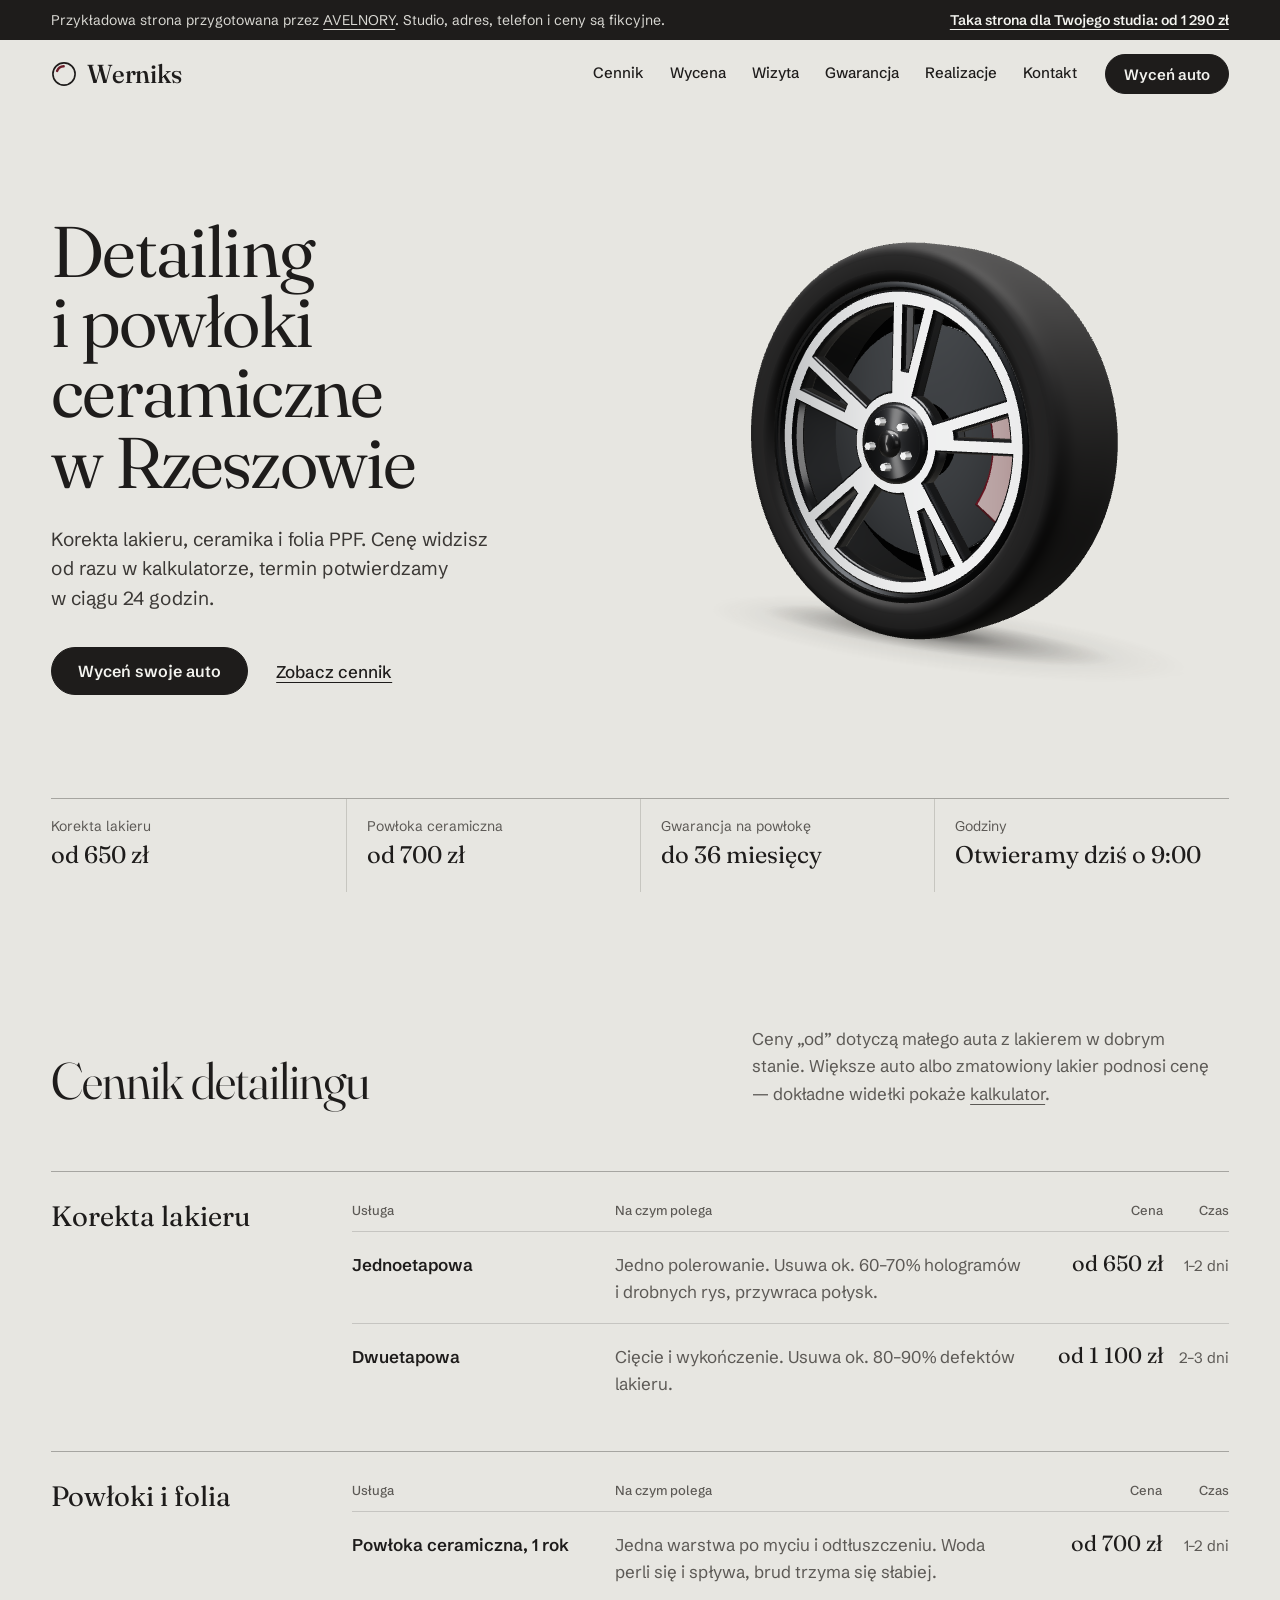
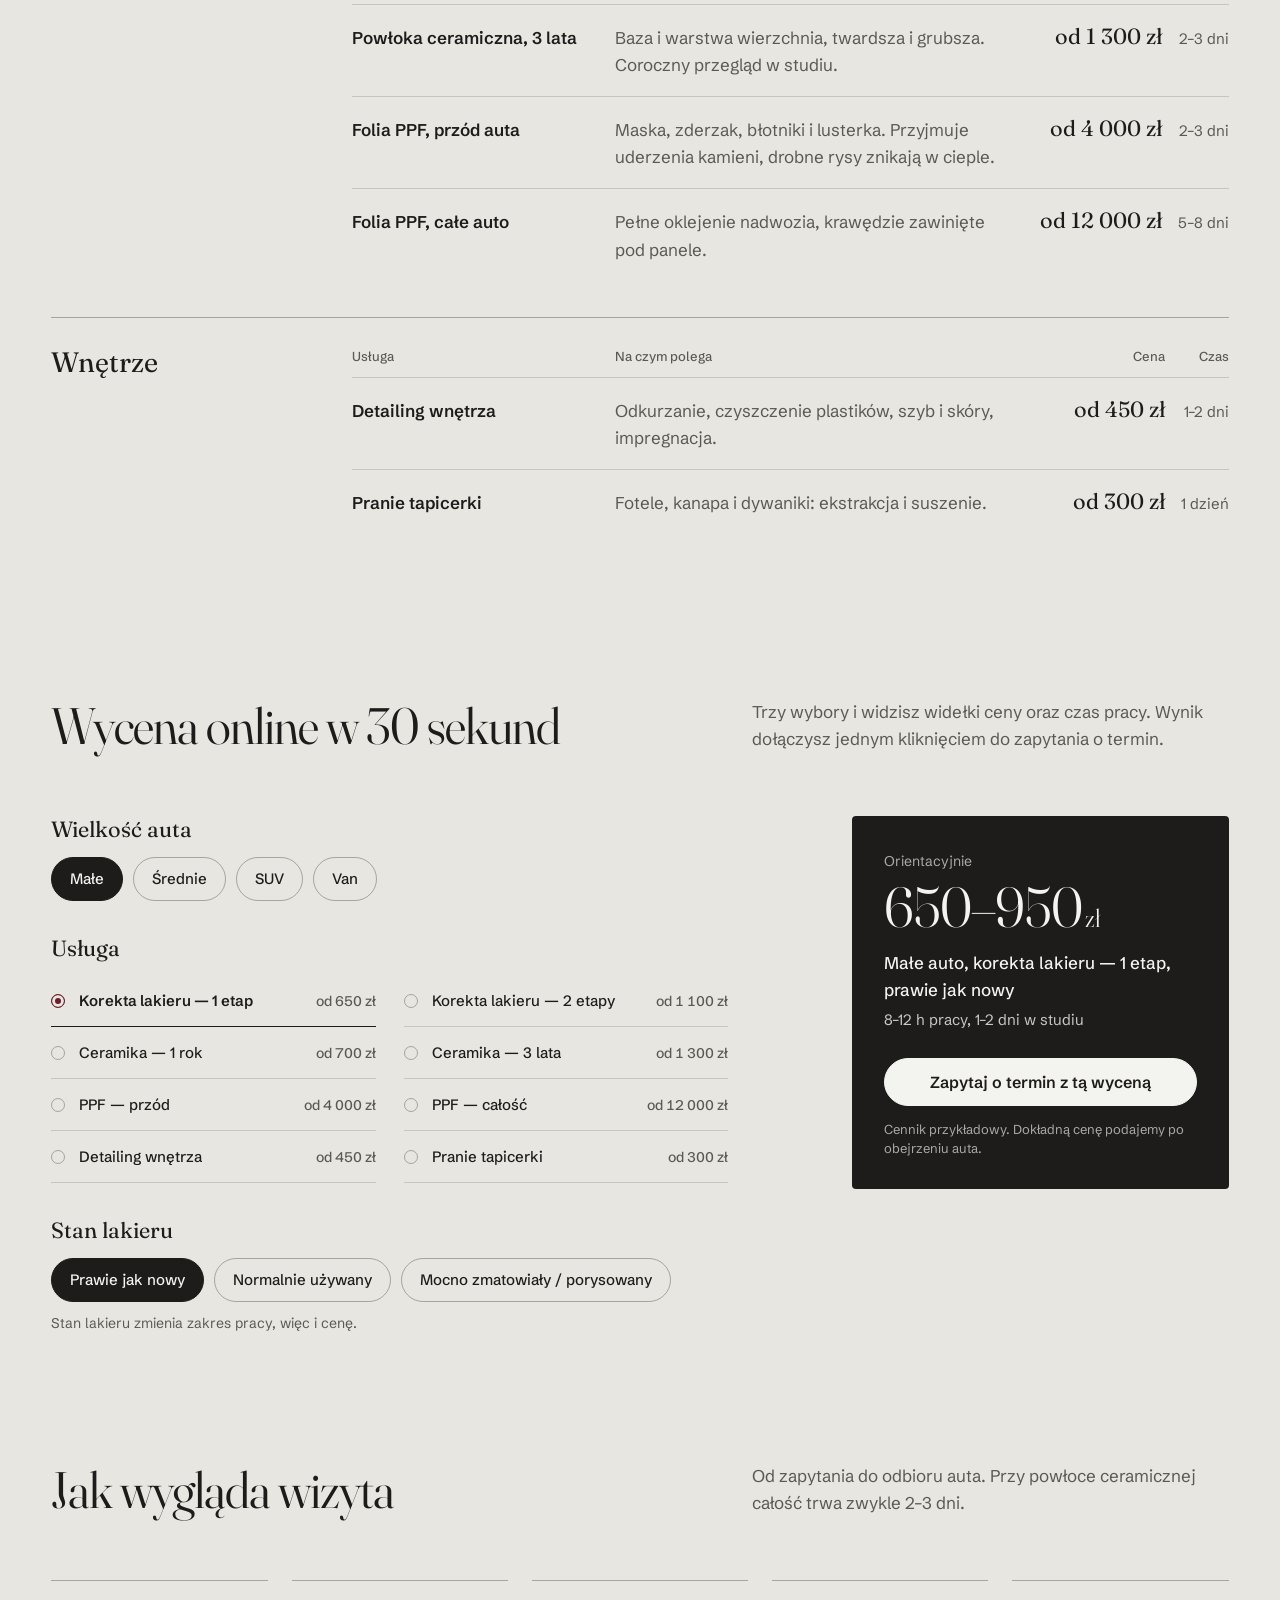
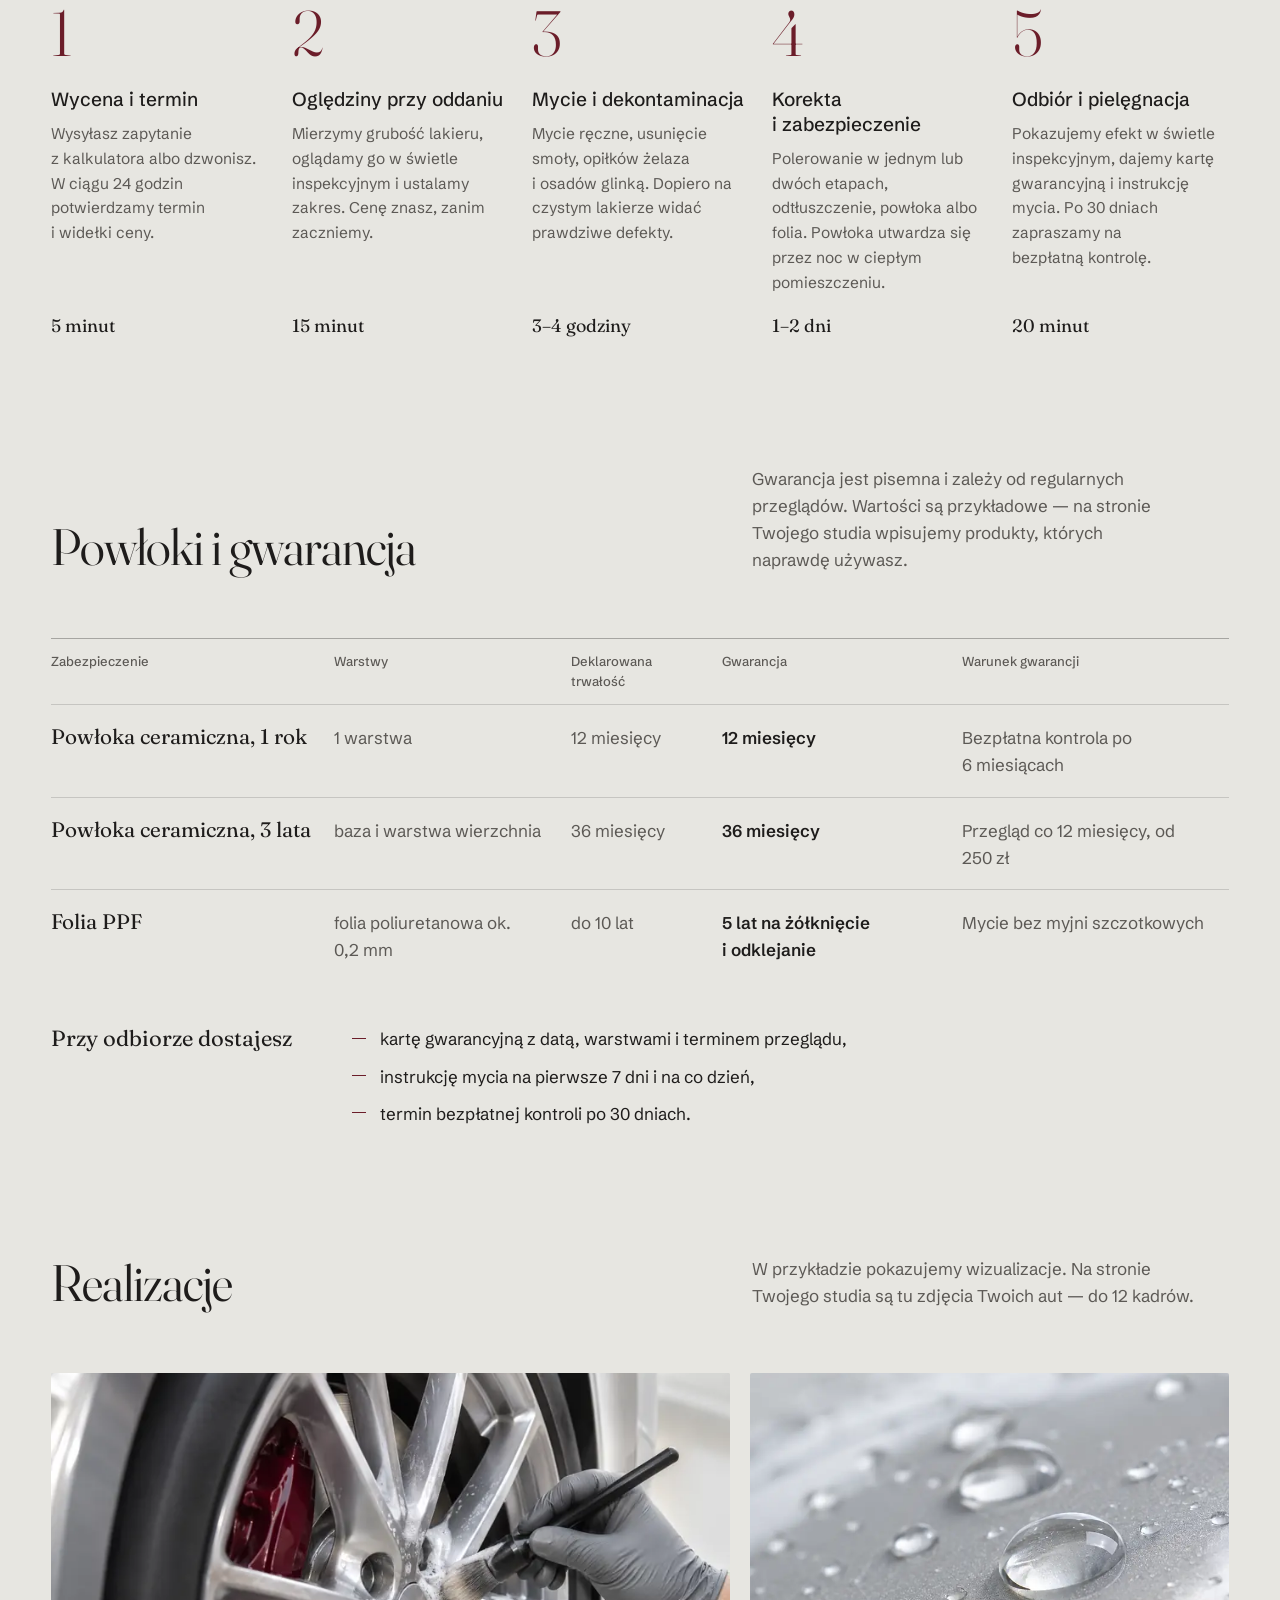
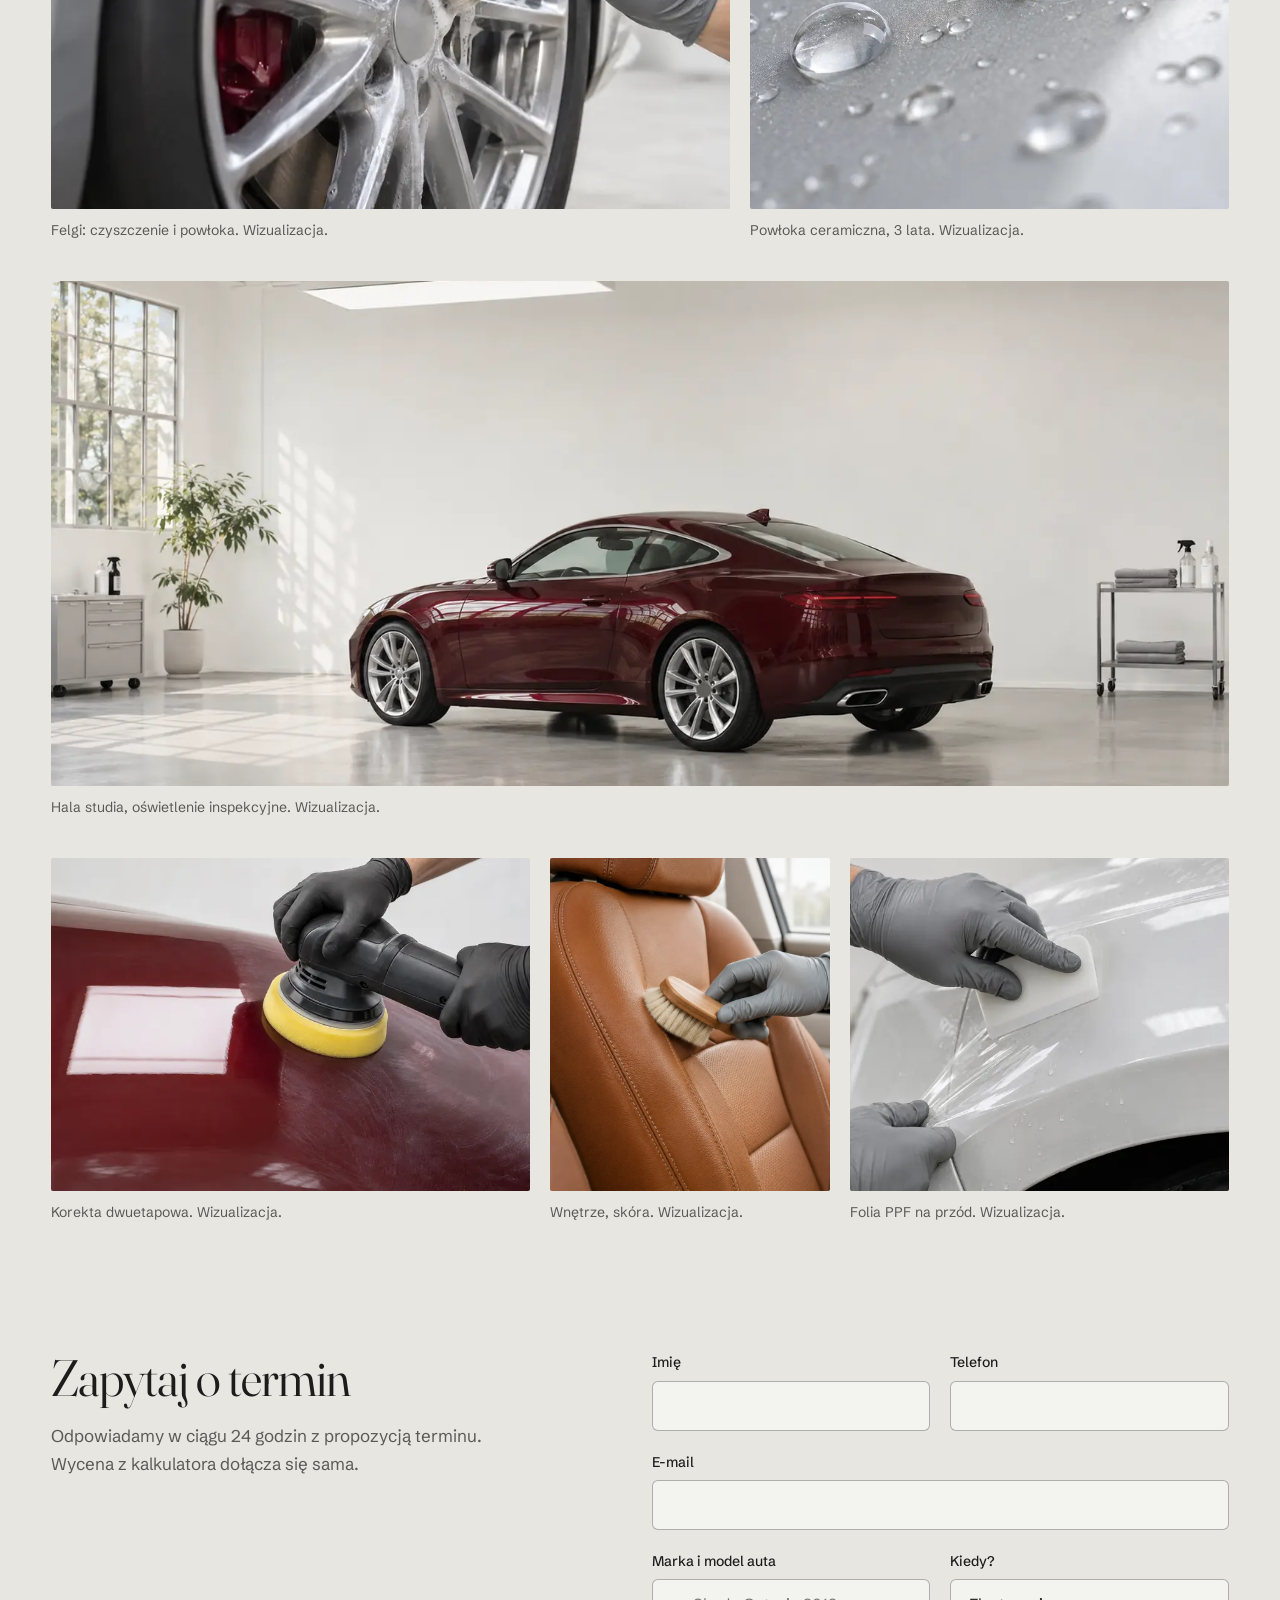
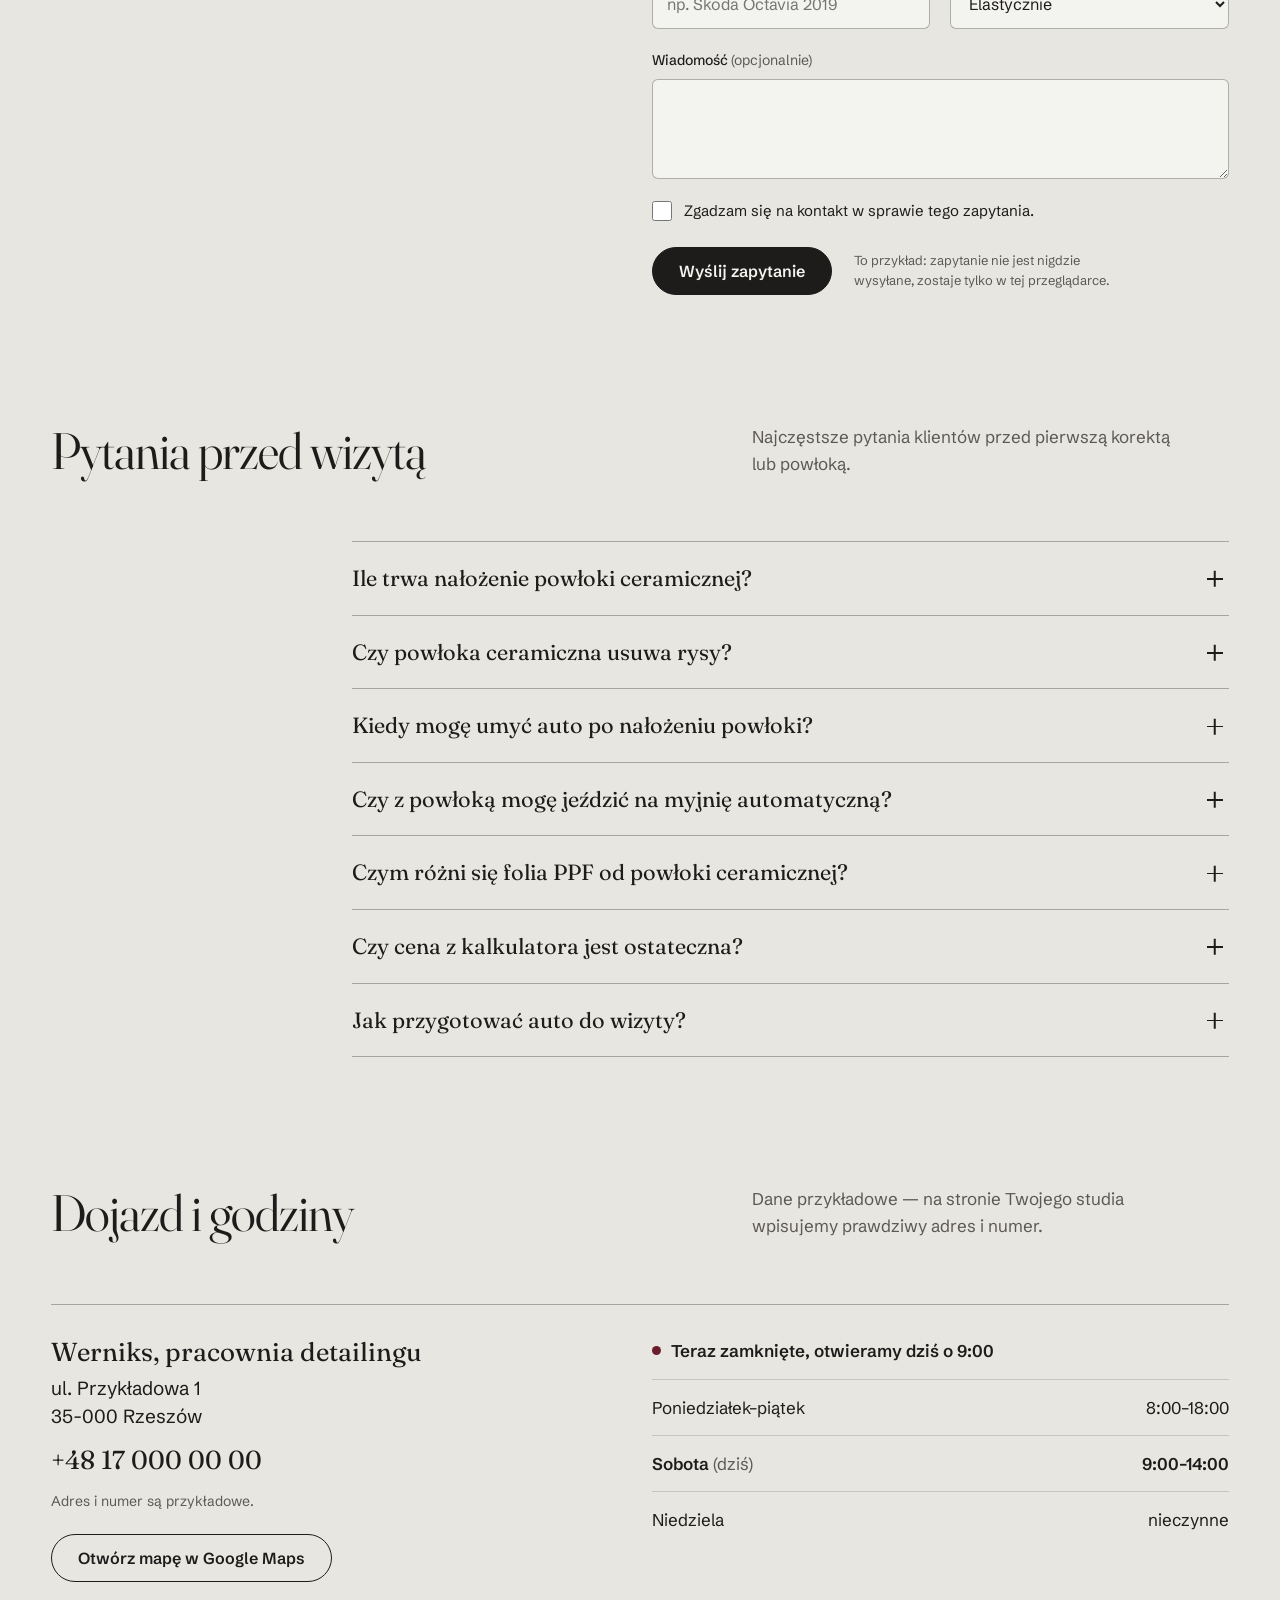
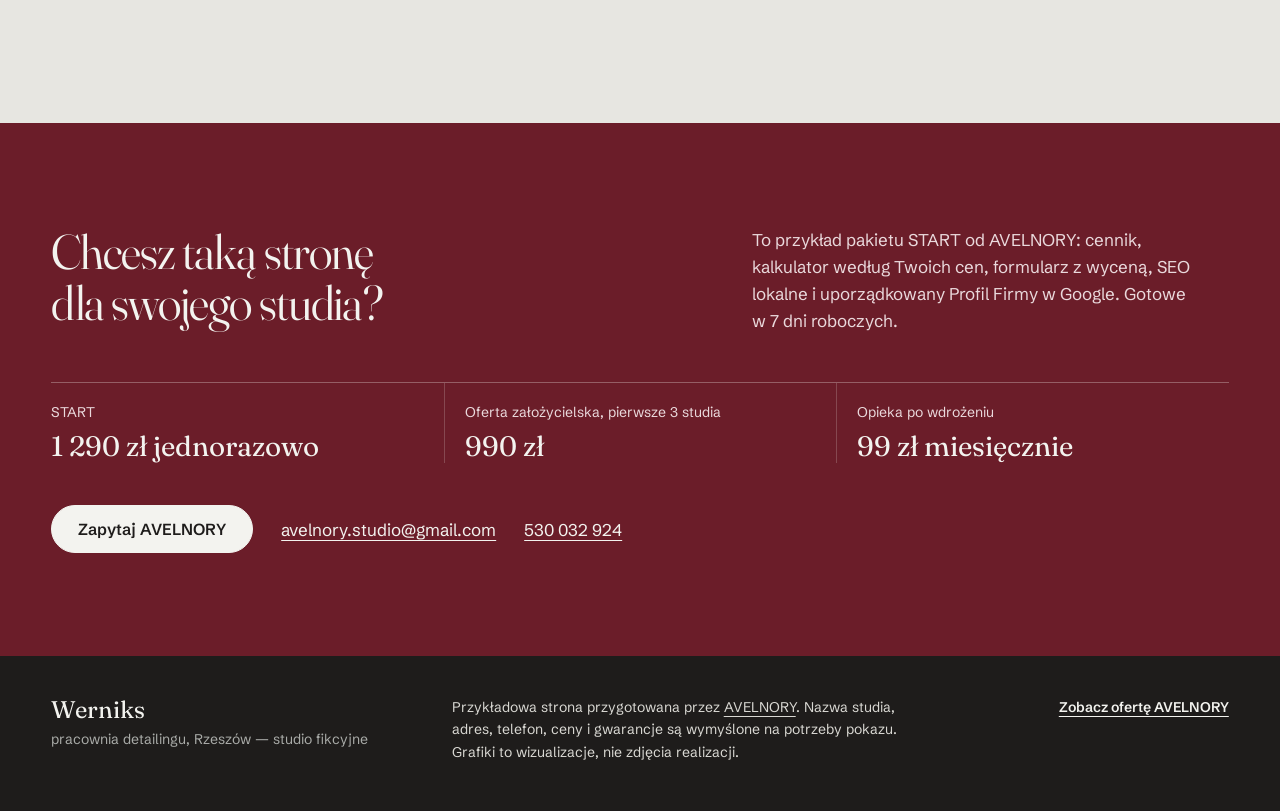
<file: przyklad-studia/index.html>
<!doctype html>
<html lang="pl">
<head>
<meta charset="utf-8">
<meta name="viewport" content="width=device-width,initial-scale=1">
<!-- Przykład pokazowy AVELNORY: noindex, żeby fikcyjne studio nie konkurowało w Google z prawdziwymi firmami. Na stronie klienta: index,follow. -->
<meta name="robots" content="noindex,follow">
<title>Detailing i powłoki ceramiczne Rzeszów — Werniks (przykład)</title>
<meta name="description" content="Korekta lakieru od 650 zł, ceramika od 700 zł, folia PPF od 4 000 zł. Wycena online i gwarancja do 36 miesięcy, Rzeszów. Przykład strony od AVELNORY.">
<link rel="canonical" href="https://eryks352.github.io/avelnory-detailing/przyklad-studia/">
<meta name="theme-color" content="#e7e6e1">
<meta property="og:type" content="website">
<meta property="og:locale" content="pl_PL">
<meta property="og:site_name" content="Werniks — pracownia detailingu (przykład AVELNORY)">
<meta property="og:title" content="Detailing i powłoki ceramiczne Rzeszów — Werniks (przykład)">
<meta property="og:description" content="Cennik z cenami „od”, wycena online, gwarancja na powłoki. Przykładowa strona studia od AVELNORY.">
<meta property="og:url" content="https://eryks352.github.io/avelnory-detailing/przyklad-studia/">
<meta property="og:image" content="https://eryks352.github.io/avelnory-detailing/przyklad-studia/img/werniks-og.jpg">
<meta property="og:image:width" content="1200">
<meta property="og:image:height" content="630">
<meta property="og:image:alt" content="Srebrna felga z wiśniowym zaciskiem w jasnym studiu i napis Werniks">
<meta name="twitter:card" content="summary_large_image">
<link rel="icon" href="img/favicon.svg" type="image/svg+xml">
<link rel="preload" href="fonts/fraunces-pl.woff2" as="font" type="font/woff2" crossorigin>
<link rel="preload" href="fonts/schibsted-pl.woff2" as="font" type="font/woff2" crossorigin>
<script>/* Plakat ukryty tylko wtedy, gdy felga ma się wtoczyć; po 4 s bez sceny wraca. */
(function(d){try{if(window.WebGLRenderingContext&&!matchMedia('(prefers-reduced-motion: reduce)').matches){d.classList.add('gl-intro');setTimeout(function(){if(!document.querySelector('.hero__scene.is-on'))d.classList.remove('gl-intro')},4000)}}catch(e){}})(document.documentElement);</script>
<link rel="stylesheet" href="style.css">
<script type="application/ld+json">
{
  "@context": "https://schema.org",
  "@graph": [
    {
      "@type": "AutoRepair",
      "@id": "https://eryks352.github.io/avelnory-detailing/przyklad-studia/#studio",
      "name": "Werniks — pracownia detailingu (przykład)",
      "description": "Fikcyjne studio detailingu — przykład strony przygotowanej przez AVELNORY. Korekta lakieru, powłoki ceramiczne, folia PPF, detailing wnętrza w Rzeszowie.",
      "url": "https://eryks352.github.io/avelnory-detailing/przyklad-studia/",
      "image": "https://eryks352.github.io/avelnory-detailing/przyklad-studia/img/werniks-og.jpg",
      "telephone": "+48 17 000 00 00",
      "priceRange": "300–18 000 zł",
      "currenciesAccepted": "PLN",
      "paymentAccepted": "gotówka, karta, przelew",
      "address": { "@type": "PostalAddress", "streetAddress": "ul. Przykładowa 1", "postalCode": "35-000", "addressLocality": "Rzeszów", "addressRegion": "podkarpackie", "addressCountry": "PL" },
      "areaServed": { "@type": "City", "name": "Rzeszów" },
      "hasMap": "https://www.google.com/maps/search/?api=1&query=Rzesz%C3%B3w",
      "openingHours": ["Mo-Fr 08:00-18:00", "Sa 09:00-14:00"],
      "openingHoursSpecification": [
        { "@type": "OpeningHoursSpecification", "dayOfWeek": ["Monday", "Tuesday", "Wednesday", "Thursday", "Friday"], "opens": "08:00", "closes": "18:00" },
        { "@type": "OpeningHoursSpecification", "dayOfWeek": "Saturday", "opens": "09:00", "closes": "14:00" }
      ],
      "hasOfferCatalog": {
        "@type": "OfferCatalog",
        "name": "Cennik usług (przykład)",
        "itemListElement": [
          { "@type": "Offer", "itemOffered": { "@type": "Service", "name": "Korekta lakieru — 1 etap" }, "priceSpecification": { "@type": "PriceSpecification", "minPrice": 650, "priceCurrency": "PLN" } },
          { "@type": "Offer", "itemOffered": { "@type": "Service", "name": "Korekta lakieru — 2 etapy" }, "priceSpecification": { "@type": "PriceSpecification", "minPrice": 1100, "priceCurrency": "PLN" } },
          { "@type": "Offer", "itemOffered": { "@type": "Service", "name": "Powłoka ceramiczna — 1 rok" }, "priceSpecification": { "@type": "PriceSpecification", "minPrice": 700, "priceCurrency": "PLN" } },
          { "@type": "Offer", "itemOffered": { "@type": "Service", "name": "Powłoka ceramiczna — 3 lata" }, "priceSpecification": { "@type": "PriceSpecification", "minPrice": 1300, "priceCurrency": "PLN" } },
          { "@type": "Offer", "itemOffered": { "@type": "Service", "name": "Folia PPF — przód" }, "priceSpecification": { "@type": "PriceSpecification", "minPrice": 4000, "priceCurrency": "PLN" } },
          { "@type": "Offer", "itemOffered": { "@type": "Service", "name": "Folia PPF — całe auto" }, "priceSpecification": { "@type": "PriceSpecification", "minPrice": 12000, "priceCurrency": "PLN" } },
          { "@type": "Offer", "itemOffered": { "@type": "Service", "name": "Detailing wnętrza" }, "priceSpecification": { "@type": "PriceSpecification", "minPrice": 450, "priceCurrency": "PLN" } },
          { "@type": "Offer", "itemOffered": { "@type": "Service", "name": "Pranie tapicerki" }, "priceSpecification": { "@type": "PriceSpecification", "minPrice": 300, "priceCurrency": "PLN" } }
        ]
      }
    },
    {
      "@type": "FAQPage",
      "mainEntity": [
        { "@type": "Question", "name": "Ile trwa nałożenie powłoki ceramicznej?", "acceptedAnswer": { "@type": "Answer", "text": "Od 1 do 3 dni. Większość czasu zajmuje mycie, dekontaminacja i korekta lakieru. Sama powłoka potrzebuje jeszcze kilku godzin w ciepłym pomieszczeniu, dlatego auto zwykle zostaje u nas na noc." } },
        { "@type": "Question", "name": "Czy powłoka ceramiczna usuwa rysy?", "acceptedAnswer": { "@type": "Answer", "text": "Nie. Powłoka zabezpiecza to, co jest pod nią. Rysy i hologramy usuwa korekta lakieru, dlatego przed powłoką oceniamy lakier miernikiem grubości i w świetle inspekcyjnym." } },
        { "@type": "Question", "name": "Kiedy mogę umyć auto po nałożeniu powłoki?", "acceptedAnswer": { "@type": "Answer", "text": "Po 7 dniach. Przez pierwszy tydzień powłoka twardnieje: unikaj mycia i chemii, a ptasie odchody zmywaj od razu wodą i miękką mikrofibrą." } },
        { "@type": "Question", "name": "Czy z powłoką mogę jeździć na myjnię automatyczną?", "acceptedAnswer": { "@type": "Answer", "text": "Odradzamy myjnie szczotkowe, bo robią rysy także na powłoce. Bezdotykowa myjnia jest w porządku. Najlepiej myć metodą dwóch wiader — instrukcję dostajesz przy odbiorze." } },
        { "@type": "Question", "name": "Czym różni się folia PPF od powłoki ceramicznej?", "acceptedAnswer": { "@type": "Answer", "text": "Folia PPF to warstwa ok. 0,2 mm, która przyjmuje uderzenia kamieni i drobne rysy. Powłoka ceramiczna jest cienka i chroni przed chemią, UV i brudem, ale nie przed odpryskami. Często łączymy oba: folia na przód, powłoka na resztę." } },
        { "@type": "Question", "name": "Czy cena z kalkulatora jest ostateczna?", "acceptedAnswer": { "@type": "Answer", "text": "To widełki. Dokładną cenę podajemy po obejrzeniu auta — na miejscu albo ze zdjęć. Jeśli lakier jest w lepszym stanie, niż zakładał kalkulator, płacisz mniej." } },
        { "@type": "Question", "name": "Jak przygotować auto do wizyty?", "acceptedAnswer": { "@type": "Answer", "text": "Wystarczy opróżnić bagażnik i schowki. Nie myj auta przed wizytą — myjemy sami, żeby ocenić lakier w czystym stanie." } }
      ]
    }
  ]
}
</script>
</head>
<body>
<a class="skip" href="#tresc">Przejdź do treści</a>
<aside class="note" aria-label="Informacja o przykładzie">
  <p>Przykładowa strona przygotowana przez <a href="../">AVELNORY</a>. Studio, adres, telefon i&nbsp;ceny są fikcyjne.</p>
  <a class="note__cta" href="../#pakiety">Taka strona dla Twojego studia: od 1&nbsp;290&nbsp;zł</a>
</aside>

<header class="top" id="top">
  <a class="brand" href="#tresc" aria-label="Werniks, pracownia detailingu — początek strony">
    <svg class="brand__mark" viewBox="0 0 24 24" aria-hidden="true"><circle cx="12" cy="12" r="10.25" fill="none" stroke="currentColor" stroke-width="1.5"/><path d="M5.6 9.2a7 7 0 0 1 6.1-4.4" fill="none" stroke="#6b1d29" stroke-width="2.2" stroke-linecap="round"/></svg>
    <span class="brand__name">Werniks</span>
  </a>
  <button class="menu-btn" type="button" aria-expanded="false" aria-controls="menu">Menu</button>
  <nav class="menu" id="menu" aria-label="Menu studia">
    <a href="#cennik">Cennik</a>
    <a href="#wycena">Wycena</a>
    <a href="#wizyta">Wizyta</a>
    <a href="#gwarancja">Gwarancja</a>
    <a href="#realizacje">Realizacje</a>
    <a href="#kontakt">Kontakt</a>
  </nav>
  <a class="btn btn--small top__cta" href="#wycena">Wyceń auto</a>
</header>

<main id="tresc">
<section class="hero" aria-labelledby="h1">
  <div class="hero__copy">
    <h1 id="h1"><span class="ln">Detailing i&nbsp;powłoki</span> <span class="ln">ceramiczne</span> <span class="ln">w&nbsp;Rzeszowie</span></h1>
    <p class="hero__lead">Korekta lakieru, ceramika i&nbsp;folia PPF. Cenę widzisz od razu w&nbsp;kalkulatorze, termin potwierdzamy w&nbsp;ciągu 24&nbsp;godzin.</p>
    <p class="hero__actions"><a class="btn" href="#wycena">Wyceń swoje auto</a><a class="link" href="#cennik">Zobacz cennik</a></p>
  </div>
  <div class="hero__visual">
    <picture class="hero__poster">
      <source media="(max-width: 760px)" srcset="img/werniks-felga-3d-720.webp">
      <img src="img/werniks-felga-3d-1200.webp" width="1200" height="1200" alt="Wizualizacja 3D: srebrna felga z&nbsp;wiśniowym zaciskiem hamulca na podeście w&nbsp;jasnym studiu" fetchpriority="high">
    </picture>
    <canvas class="hero__scene" id="scene" aria-hidden="true"></canvas>
  </div>
  <dl class="hero__facts">
    <div><dt>Korekta lakieru</dt><dd>od 650&nbsp;zł</dd></div>
    <div><dt>Powłoka ceramiczna</dt><dd>od 700&nbsp;zł</dd></div>
    <div><dt>Gwarancja na powłokę</dt><dd>do 36&nbsp;miesięcy</dd></div>
    <div><dt>Godziny</dt><dd data-open-status>pn–pt 8–18, sob. 9–14</dd></div>
  </dl>
</section>

<section class="sec" id="cennik" aria-labelledby="cennik-h">
  <header class="sec__head">
    <h2 id="cennik-h">Cennik detailingu</h2>
    <p>Ceny „od” dotyczą małego auta z&nbsp;lakierem w&nbsp;dobrym stanie. Większe auto albo zmatowiony lakier podnosi cenę — dokładne widełki pokaże <a href="#wycena">kalkulator</a>.</p>
  </header>
  <div class="prices">
    <section class="prices__group" aria-labelledby="p-lakier">
      <h3 id="p-lakier">Korekta lakieru</h3>
      <table>
        <thead><tr><th scope="col">Usługa</th><th scope="col">Na czym polega</th><th scope="col" class="num">Cena</th><th scope="col" class="num">Czas</th></tr></thead>
        <tbody>
          <tr><th scope="row">Jednoetapowa</th><td>Jedno polerowanie. Usuwa ok. 60–70% hologramów i&nbsp;drobnych rys, przywraca połysk.</td><td class="num">od 650&nbsp;zł</td><td class="num">1–2&nbsp;dni</td></tr>
          <tr><th scope="row">Dwuetapowa</th><td>Cięcie i&nbsp;wykończenie. Usuwa ok. 80–90% defektów lakieru.</td><td class="num">od 1&nbsp;100&nbsp;zł</td><td class="num">2–3&nbsp;dni</td></tr>
        </tbody>
      </table>
    </section>
    <section class="prices__group" aria-labelledby="p-ochrona">
      <h3 id="p-ochrona">Powłoki i&nbsp;folia</h3>
      <table>
        <thead><tr><th scope="col">Usługa</th><th scope="col">Na czym polega</th><th scope="col" class="num">Cena</th><th scope="col" class="num">Czas</th></tr></thead>
        <tbody>
          <tr><th scope="row">Powłoka ceramiczna, 1&nbsp;rok</th><td>Jedna warstwa po myciu i&nbsp;odtłuszczeniu. Woda perli się i&nbsp;spływa, brud trzyma się słabiej.</td><td class="num">od 700&nbsp;zł</td><td class="num">1–2&nbsp;dni</td></tr>
          <tr><th scope="row">Powłoka ceramiczna, 3&nbsp;lata</th><td>Baza i&nbsp;warstwa wierzchnia, twardsza i&nbsp;grubsza. Coroczny przegląd w&nbsp;studiu.</td><td class="num">od 1&nbsp;300&nbsp;zł</td><td class="num">2–3&nbsp;dni</td></tr>
          <tr><th scope="row">Folia PPF, przód auta</th><td>Maska, zderzak, błotniki i&nbsp;lusterka. Przyjmuje uderzenia kamieni, drobne rysy znikają w&nbsp;cieple.</td><td class="num">od 4&nbsp;000&nbsp;zł</td><td class="num">2–3&nbsp;dni</td></tr>
          <tr><th scope="row">Folia PPF, całe auto</th><td>Pełne oklejenie nadwozia, krawędzie zawinięte pod panele.</td><td class="num">od 12&nbsp;000&nbsp;zł</td><td class="num">5–8&nbsp;dni</td></tr>
        </tbody>
      </table>
    </section>
    <section class="prices__group" aria-labelledby="p-wnetrze">
      <h3 id="p-wnetrze">Wnętrze</h3>
      <table>
        <thead><tr><th scope="col">Usługa</th><th scope="col">Na czym polega</th><th scope="col" class="num">Cena</th><th scope="col" class="num">Czas</th></tr></thead>
        <tbody>
          <tr><th scope="row">Detailing wnętrza</th><td>Odkurzanie, czyszczenie plastików, szyb i&nbsp;skóry, impregnacja.</td><td class="num">od 450&nbsp;zł</td><td class="num">1–2&nbsp;dni</td></tr>
          <tr><th scope="row">Pranie tapicerki</th><td>Fotele, kanapa i&nbsp;dywaniki: ekstrakcja i&nbsp;suszenie.</td><td class="num">od 300&nbsp;zł</td><td class="num">1&nbsp;dzień</td></tr>
        </tbody>
      </table>
    </section>
  </div>
</section>

<section class="sec calc-sec" id="wycena" aria-labelledby="quote-title">
  <header class="sec__head">
    <h2 id="quote-title">Wycena online w&nbsp;30 sekund</h2>
    <p>Trzy wybory i&nbsp;widzisz widełki ceny oraz czas pracy. Wynik dołączysz jednym kliknięciem do zapytania o&nbsp;termin.</p>
  </header>
  <div class="quote">
    <form class="calc" id="calc" aria-label="Kalkulator wyceny">
      <fieldset><legend>Wielkość auta</legend><div class="chips" id="cars"></div></fieldset>
      <fieldset><legend>Usługa</legend><div class="chips chips--svc" id="services"></div></fieldset>
      <fieldset id="cond-set"><legend>Stan lakieru</legend><div class="chips" id="conds"></div><p class="hint" id="cond-note"></p></fieldset>
      <noscript><p class="hint">Kalkulator wymaga JavaScriptu. Zapytaj o&nbsp;wycenę w&nbsp;formularzu poniżej.</p></noscript>
    </form>
    <div class="result" aria-live="polite" aria-atomic="true">
      <p class="result__label">Orientacyjnie</p>
      <p class="price"><span id="price">—</span><span class="zl">&nbsp;zł</span></p>
      <p class="res-what" id="res-what"></p>
      <p class="res-time" id="res-time"></p>
      <button class="btn btn--light" id="to-form" type="button">Zapytaj o&nbsp;termin z&nbsp;tą wyceną</button>
      <p class="fine">Cennik przykładowy. Dokładną cenę podajemy po obejrzeniu auta.</p>
    </div>
  </div>
</section>

<section class="sec" id="wizyta" aria-labelledby="wizyta-h">
  <header class="sec__head">
    <h2 id="wizyta-h">Jak wygląda wizyta</h2>
    <p>Od zapytania do odbioru auta. Przy powłoce ceramicznej całość trwa zwykle 2–3&nbsp;dni.</p>
  </header>
  <ol class="steps">
    <li><h3>Wycena i&nbsp;termin</h3><p>Wysyłasz zapytanie z&nbsp;kalkulatora albo dzwonisz. W&nbsp;ciągu 24&nbsp;godzin potwierdzamy termin i&nbsp;widełki ceny.</p><p class="steps__t">5&nbsp;minut</p></li>
    <li><h3>Oględziny przy oddaniu</h3><p>Mierzymy grubość lakieru, oglądamy go w&nbsp;świetle inspekcyjnym i&nbsp;ustalamy zakres. Cenę znasz, zanim zaczniemy.</p><p class="steps__t">15&nbsp;minut</p></li>
    <li><h3>Mycie i&nbsp;dekontaminacja</h3><p>Mycie ręczne, usunięcie smoły, opiłków żelaza i&nbsp;osadów glinką. Dopiero na czystym lakierze widać prawdziwe defekty.</p><p class="steps__t">3–4&nbsp;godziny</p></li>
    <li><h3>Korekta i&nbsp;zabezpieczenie</h3><p>Polerowanie w&nbsp;jednym lub dwóch etapach, odtłuszczenie, powłoka albo folia. Powłoka utwardza się przez noc w&nbsp;ciepłym pomieszczeniu.</p><p class="steps__t">1–2&nbsp;dni</p></li>
    <li><h3>Odbiór i&nbsp;pielęgnacja</h3><p>Pokazujemy efekt w&nbsp;świetle inspekcyjnym, dajemy kartę gwarancyjną i&nbsp;instrukcję mycia. Po 30&nbsp;dniach zapraszamy na bezpłatną kontrolę.</p><p class="steps__t">20&nbsp;minut</p></li>
  </ol>
</section>

<section class="sec" id="gwarancja" aria-labelledby="gwarancja-h">
  <header class="sec__head">
    <h2 id="gwarancja-h">Powłoki i&nbsp;gwarancja</h2>
    <p>Gwarancja jest pisemna i&nbsp;zależy od regularnych przeglądów. Wartości są przykładowe — na stronie Twojego studia wpisujemy produkty, których naprawdę używasz.</p>
  </header>
  <div class="table-wrap" tabindex="0" role="region" aria-label="Tabela powłok i gwarancji">
    <table class="spec">
      <thead><tr><th scope="col">Zabezpieczenie</th><th scope="col">Warstwy</th><th scope="col">Deklarowana trwałość</th><th scope="col">Gwarancja</th><th scope="col">Warunek gwarancji</th></tr></thead>
      <tbody>
        <tr><th scope="row">Powłoka ceramiczna, 1&nbsp;rok</th><td data-l="Warstwy">1&nbsp;warstwa</td><td data-l="Deklarowana trwałość">12&nbsp;miesięcy</td><td data-l="Gwarancja">12&nbsp;miesięcy</td><td data-l="Warunek gwarancji">Bezpłatna kontrola po 6&nbsp;miesiącach</td></tr>
        <tr><th scope="row">Powłoka ceramiczna, 3&nbsp;lata</th><td data-l="Warstwy">baza i&nbsp;warstwa wierzchnia</td><td data-l="Deklarowana trwałość">36&nbsp;miesięcy</td><td data-l="Gwarancja">36&nbsp;miesięcy</td><td data-l="Warunek gwarancji">Przegląd co 12&nbsp;miesięcy, od 250&nbsp;zł</td></tr>
        <tr><th scope="row">Folia PPF</th><td data-l="Warstwy">folia poliuretanowa ok. 0,2&nbsp;mm</td><td data-l="Deklarowana trwałość">do 10&nbsp;lat</td><td data-l="Gwarancja">5&nbsp;lat na żółknięcie i&nbsp;odklejanie</td><td data-l="Warunek gwarancji">Mycie bez myjni szczotkowych</td></tr>
      </tbody>
    </table>
  </div>
  <div class="handover">
    <h3>Przy odbiorze dostajesz</h3>
    <ul>
      <li>kartę gwarancyjną z&nbsp;datą, warstwami i&nbsp;terminem przeglądu,</li>
      <li>instrukcję mycia na pierwsze 7&nbsp;dni i&nbsp;na co dzień,</li>
      <li>termin bezpłatnej kontroli po 30&nbsp;dniach.</li>
    </ul>
  </div>
</section>

<section class="sec" id="realizacje" aria-labelledby="realizacje-h">
  <header class="sec__head">
    <h2 id="realizacje-h">Realizacje</h2>
    <p>W&nbsp;przykładzie pokazujemy wizualizacje. Na stronie Twojego studia są tu zdjęcia Twoich aut — do 12&nbsp;kadrów.</p>
  </header>
  <div class="gallery">
    <figure class="g g--felga"><img src="img/werniks-felga-1600.webp" srcset="img/werniks-felga-800.webp 800w, img/werniks-felga-1600.webp 1600w" sizes="(max-width: 760px) 100vw, 58vw" width="1600" height="1067" loading="lazy" decoding="async" alt="Czyszczenie srebrnej felgi miękkim pędzlem, za szprychami wiśniowy zacisk hamulca"><figcaption>Felgi: czyszczenie i&nbsp;powłoka. Wizualizacja.</figcaption></figure>
    <figure class="g g--krople"><img src="img/werniks-krople-800.webp" srcset="img/werniks-krople-800.webp 800w, img/werniks-krople-1200.webp 1200w" sizes="(max-width: 760px) 100vw, 40vw" width="800" height="1000" loading="lazy" decoding="async" alt="Krople wody perlące się na srebrnym lakierze po powłoce ceramicznej"><figcaption>Powłoka ceramiczna, 3&nbsp;lata. Wizualizacja.</figcaption></figure>
    <figure class="g g--hala"><img src="img/werniks-hala-1600.webp" srcset="img/werniks-hala-1000.webp 1000w, img/werniks-hala-1600.webp 1600w, img/werniks-hala-2200.webp 2200w" sizes="100vw" width="1600" height="900" loading="lazy" decoding="async" alt="Jasna hala studia z&nbsp;wiśniowym coupé pod prostokątnymi lampami"><figcaption>Hala studia, oświetlenie inspekcyjne. Wizualizacja.</figcaption></figure>
    <figure class="g g--polerka"><img src="img/werniks-polerka-800.webp" srcset="img/werniks-polerka-800.webp 800w, img/werniks-polerka-1600.webp 1600w" sizes="(max-width: 760px) 100vw, 42vw" width="800" height="533" loading="lazy" decoding="async" alt="Polerka na wiśniowym lakierze: z&nbsp;lewej lustrzane odbicie, z&nbsp;prawej zmatowienie"><figcaption>Korekta dwuetapowa. Wizualizacja.</figcaption></figure>
    <figure class="g g--wnetrze"><img src="img/werniks-wnetrze-800.webp" width="800" height="1000" loading="lazy" decoding="async" alt="Czyszczenie koniakowej skóry fotela miękką szczotką"><figcaption>Wnętrze, skóra. Wizualizacja.</figcaption></figure>
    <figure class="g g--folia"><img src="img/werniks-folia-800.webp" srcset="img/werniks-folia-800.webp 800w, img/werniks-folia-1600.webp 1600w" sizes="(max-width: 760px) 100vw, 33vw" width="800" height="533" loading="lazy" decoding="async" alt="Nakładanie bezbarwnej folii PPF raklą na perłowy błotnik"><figcaption>Folia PPF na przód. Wizualizacja.</figcaption></figure>
  </div>
</section>

<section class="sec inquiry" id="zapytanie" aria-labelledby="inquiry-title">
  <header class="sec__head">
    <h2 id="inquiry-title">Zapytaj o&nbsp;termin</h2>
    <p>Odpowiadamy w&nbsp;ciągu 24&nbsp;godzin z&nbsp;propozycją terminu. Wycena z&nbsp;kalkulatora dołącza się sama.</p>
    <div class="attached" id="attached" hidden><p class="attached__label">Dołączona wycena</p><p id="attached-text"></p><button type="button" class="text-btn" id="detach">Usuń z&nbsp;zapytania</button></div>
  </header>
  <div class="inquiry-body">
    <form id="inquiry" novalidate>
      <div class="row"><label class="field"><span>Imię</span><input name="imie" autocomplete="given-name" required maxlength="60"></label>
      <label class="field"><span>Telefon</span><input name="telefon" type="tel" autocomplete="tel" required pattern="[0-9+\(\)\s\-]{7,25}" inputmode="tel"></label></div>
      <label class="field"><span>E-mail</span><input name="email" type="email" autocomplete="email" required maxlength="120"></label>
      <div class="row"><label class="field"><span>Marka i&nbsp;model auta</span><input name="auto" required maxlength="80" placeholder="np. Skoda Octavia 2019"></label>
      <label class="field"><span>Kiedy?</span><select name="termin"><option>Elastycznie</option><option>W&nbsp;ciągu 2 tygodni</option><option>W&nbsp;ciągu miesiąca</option></select></label></div>
      <label class="field"><span>Wiadomość <i>(opcjonalnie)</i></span><textarea name="wiadomosc" rows="3" maxlength="1000"></textarea></label>
      <input type="hidden" name="wycena">
      <label class="hp" aria-hidden="true">Strona www<input name="website_extra" tabindex="-1" autocomplete="off"></label>
      <label class="consent"><input type="checkbox" name="zgoda" required><span>Zgadzam się na kontakt w&nbsp;sprawie tego zapytania.</span></label>
      <div class="submit-row"><button class="btn" id="send" type="submit">Wyślij zapytanie</button><p class="fine">To przykład: zapytanie nie jest nigdzie wysyłane, zostaje tylko w&nbsp;tej przeglądarce.</p></div>
      <p class="form-error" id="form-error" role="alert"></p>
    </form>
    <div class="done" id="done" tabindex="-1" hidden>
      <p class="done__label">Zapytanie przyjęte (przykład)</p>
      <h3 id="done-title">Dziękujemy.</h3>
      <p>To strona pokazowa, więc zapytanie nie trafiło do żadnego studia ani na żaden adres e-mail. Zapisaliśmy je tylko w&nbsp;tej przeglądarce.</p>
      <p>Na stronie Twojego studia klient widzi tu potwierdzenie, a&nbsp;Ty dostajesz e-mail z&nbsp;danymi i&nbsp;wyceną.</p>
      <dl id="done-summary"></dl>
      <div class="done-actions"><button class="btn" type="button" id="again">Nowe zapytanie</button><button class="text-btn" type="button" id="wipe">Usuń dane przykładu</button></div>
    </div>
  </div>
</section>

<section class="sec" id="faq" aria-labelledby="faq-h">
  <header class="sec__head"><h2 id="faq-h">Pytania przed wizytą</h2><p>Najczęstsze pytania klientów przed pierwszą korektą lub powłoką.</p></header>
  <div class="faq">
    <details><summary>Ile trwa nałożenie powłoki ceramicznej?</summary><p>Od 1 do 3&nbsp;dni. Większość czasu zajmuje mycie, dekontaminacja i&nbsp;korekta lakieru. Sama powłoka potrzebuje jeszcze kilku godzin w&nbsp;ciepłym pomieszczeniu, dlatego auto zwykle zostaje u&nbsp;nas na noc.</p></details>
    <details><summary>Czy powłoka ceramiczna usuwa rysy?</summary><p>Nie. Powłoka zabezpiecza to, co jest pod nią. Rysy i&nbsp;hologramy usuwa korekta lakieru, dlatego przed powłoką oceniamy lakier miernikiem grubości i&nbsp;w&nbsp;świetle inspekcyjnym.</p></details>
    <details><summary>Kiedy mogę umyć auto po nałożeniu powłoki?</summary><p>Po 7&nbsp;dniach. Przez pierwszy tydzień powłoka twardnieje: unikaj mycia i&nbsp;chemii, a&nbsp;ptasie odchody zmywaj od razu wodą i&nbsp;miękką mikrofibrą.</p></details>
    <details><summary>Czy z&nbsp;powłoką mogę jeździć na myjnię automatyczną?</summary><p>Odradzamy myjnie szczotkowe, bo robią rysy także na powłoce. Bezdotykowa myjnia jest w&nbsp;porządku. Najlepiej myć metodą dwóch wiader — instrukcję dostajesz przy odbiorze.</p></details>
    <details><summary>Czym różni się folia PPF od powłoki ceramicznej?</summary><p>Folia PPF to warstwa ok. 0,2&nbsp;mm, która przyjmuje uderzenia kamieni i&nbsp;drobne rysy. Powłoka ceramiczna jest cienka i&nbsp;chroni przed chemią, UV i&nbsp;brudem, ale nie przed odpryskami. Często łączymy oba: folia na przód, powłoka na resztę.</p></details>
    <details><summary>Czy cena z&nbsp;kalkulatora jest ostateczna?</summary><p>To widełki. Dokładną cenę podajemy po obejrzeniu auta — na miejscu albo ze zdjęć. Jeśli lakier jest w&nbsp;lepszym stanie, niż zakładał kalkulator, płacisz mniej.</p></details>
    <details><summary>Jak przygotować auto do wizyty?</summary><p>Wystarczy opróżnić bagażnik i&nbsp;schowki. Nie myj auta przed wizytą — myjemy sami, żeby ocenić lakier w&nbsp;czystym stanie.</p></details>
  </div>
</section>

<section class="sec visit" id="kontakt" aria-labelledby="kontakt-h">
  <header class="sec__head"><h2 id="kontakt-h">Dojazd i&nbsp;godziny</h2><p>Dane przykładowe — na stronie Twojego studia wpisujemy prawdziwy adres i&nbsp;numer.</p></header>
  <div class="visit__grid">
    <div class="visit__where">
      <address>
        <strong>Werniks, pracownia detailingu</strong><br>
        ul. Przykładowa 1<br>35-000 Rzeszów
      </address>
      <p class="visit__phone">+48 17 000 00 00</p>
      <p class="muted">Adres i&nbsp;numer są przykładowe.</p>
      <a class="btn btn--ghost" href="https://www.google.com/maps/search/?api=1&amp;query=Rzesz%C3%B3w" target="_blank" rel="noopener">Otwórz mapę w&nbsp;Google Maps<span class="visually-hidden"> (nowa karta; studio jest fikcyjne, link prowadzi do Rzeszowa)</span></a>
    </div>
    <div class="visit__hours">
      <p class="status" data-open-status-long aria-live="polite"></p>
      <table class="hours">
        <caption class="visually-hidden">Godziny otwarcia</caption>
        <tbody>
          <tr data-days="1,2,3,4,5"><th scope="row">Poniedziałek–piątek</th><td><time datetime="08:00">8:00</time>–<time datetime="18:00">18:00</time></td></tr>
          <tr data-days="6"><th scope="row">Sobota</th><td><time datetime="09:00">9:00</time>–<time datetime="14:00">14:00</time></td></tr>
          <tr data-days="0"><th scope="row">Niedziela</th><td>nieczynne</td></tr>
        </tbody>
      </table>
    </div>
  </div>
</section>

<aside class="sell" aria-labelledby="sell-h">
  <div class="sell__in">
    <h2 id="sell-h">Chcesz taką stronę dla swojego studia?</h2>
    <p>To przykład pakietu START od AVELNORY: cennik, kalkulator według Twoich cen, formularz z&nbsp;wyceną, SEO lokalne i&nbsp;uporządkowany Profil Firmy w&nbsp;Google. Gotowe w&nbsp;7&nbsp;dni roboczych.</p>
    <dl class="sell__prices">
      <div><dt>START</dt><dd>1&nbsp;290&nbsp;zł jednorazowo</dd></div>
      <div><dt>Oferta założycielska, pierwsze 3&nbsp;studia</dt><dd>990&nbsp;zł</dd></div>
      <div><dt>Opieka po wdrożeniu</dt><dd>99&nbsp;zł miesięcznie</dd></div>
    </dl>
    <p class="sell__contact"><a class="btn btn--light" href="../#formularz">Zapytaj AVELNORY</a><a href="mailto:avelnory.studio@gmail.com">avelnory.studio@gmail.com</a><a href="tel:+48530032924">530&nbsp;032&nbsp;924</a></p>
  </div>
</aside>
</main>

<footer class="foot">
  <p class="foot__brand">Werniks <span>pracownia detailingu, Rzeszów — studio fikcyjne</span></p>
  <p>Przykładowa strona przygotowana przez <a href="../">AVELNORY</a>. Nazwa studia, adres, telefon, ceny i&nbsp;gwarancje są wymyślone na potrzeby pokazu. Grafiki to wizualizacje, nie zdjęcia realizacji.</p>
  <p><a href="../#pakiety">Zobacz ofertę AVELNORY</a></p>
</footer>

<script src="../assets/config.js"></script>
<script src="app.js" defer></script>
<script type="module" src="wheel.js"></script>
</body>
</html>
</file>
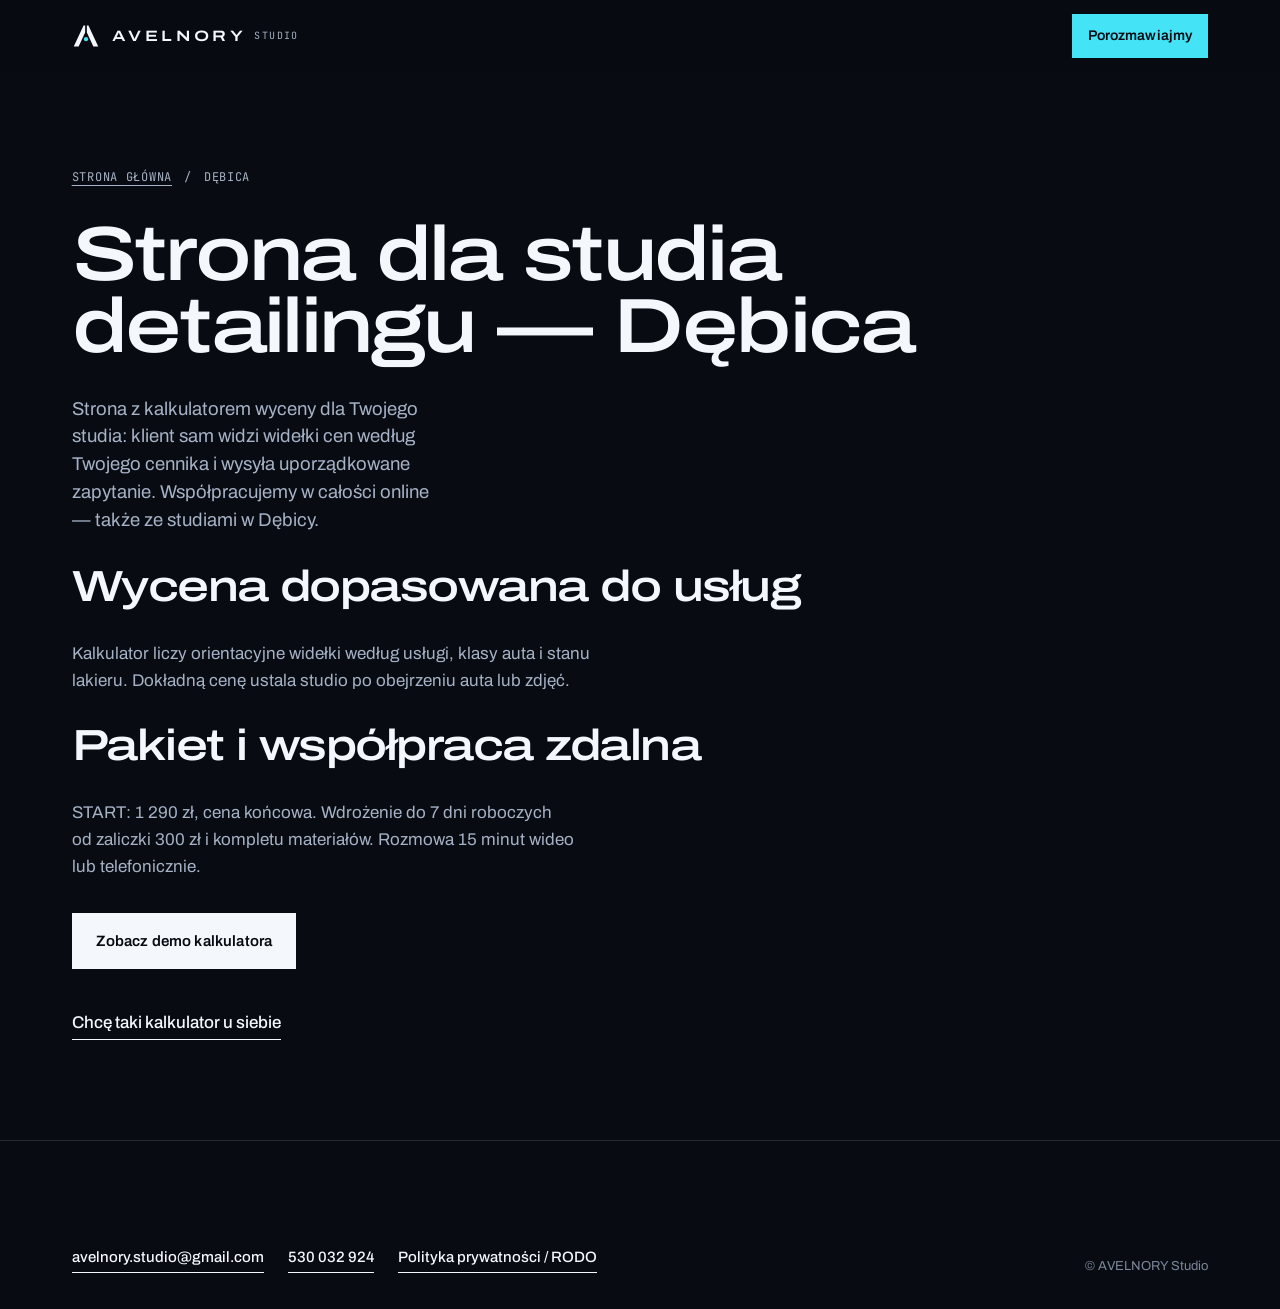
<file: miasta/debica/index.html>
<!doctype html>
<html lang="pl">
<head>
<meta charset="utf-8">
<meta name="viewport" content="width=device-width,initial-scale=1,viewport-fit=cover">
<title>Strona dla detailingu Dębica | AVELNORY</title>
<meta name="description" content="Strona i kalkulator wyceny dla studia detailingu: Dębica. Zobacz demo AVELNORY Studio i poznaj pakiet START. Współpraca w całości online.">
<meta name="robots" content="noindex">

<meta name="theme-color" content="#080B12">
<meta property="og:type" content="website"><meta property="og:locale" content="pl_PL">
<meta property="og:title" content="Strona dla studia detailingu — Dębica | AVELNORY Studio">
<meta property="og:image" content="../../assets/og.png">
<link rel="icon" href="../../assets/favicon.svg" type="image/svg+xml">
<link rel="preload" href="../../assets/fonts/archivo-latin.woff2" as="font" type="font/woff2" crossorigin>
<link rel="preload" href="../../assets/fonts/archivo-latin-ext.woff2" as="font" type="font/woff2" crossorigin>
<link rel="stylesheet" href="../../assets/styles.css">

<style>.city{padding:calc(var(--nav-h) + var(--s9)) var(--m) var(--s9);max-width:1180px}.city>*+*{margin-top:var(--s6)}.crumbs{display:flex;gap:var(--s3);font-family:var(--mono);font-size:12px;color:var(--muted);text-transform:uppercase;letter-spacing:.06em}.crumbs a{text-decoration:underline;text-underline-offset:4px}.city .h2{font-size:clamp(28px,3.4vw,52px)}.obs{border-top:1px solid var(--line);padding-top:var(--s6);display:grid;gap:var(--s4)}.obs strong{font-stretch:125%;font-size:clamp(48px,6vw,96px);letter-spacing:-.04em;line-height:.9;font-weight:560}</style>
</head>
<body>
<a class="skip" href="#main">Przejdź do treści</a>
<header class="nav is-solid"><a class="brand" href="../../" aria-label="AVELNORY Studio — strona główna"><svg aria-hidden="true" viewBox="0 0 32 32"><path fill="currentColor" d="M2 28h5.6L15 12.06V4h-1.8zM30 28h-5.6L17 12.06V4h1.8z"/><circle cx="16" cy="19.6" r="2.4" fill="#44E3F6"/></svg>AVELNORY <small>STUDIO</small></a><a class="btn btn--cyan nav__cta" style="margin-left:auto" href="../../#formularz">Porozmawiajmy</a></header>
<main id="main" class="city">
  <nav class="crumbs" aria-label="Okruszki"><a href="../../">Strona główna</a><span aria-hidden="true">/</span><span aria-current="page">Dębica</span></nav>
  <h1 class="display h2" style="font-size:clamp(40px,6vw,96px)">Strona dla studia detailingu — Dębica</h1>
  <p class="lead">Strona z&nbsp;kalkulatorem wyceny dla Twojego studia: klient sam widzi widełki cen według Twojego cennika i&nbsp;wysyła uporządkowane zapytanie. Współpracujemy w&nbsp;całości online — także ze studiami w&nbsp;Dębicy.</p>
  
  <h2 class="display h2">Wycena dopasowana do usług</h2>
  <p class="body">Kalkulator liczy orientacyjne widełki według usługi, klasy auta i&nbsp;stanu lakieru. Dokładną cenę ustala studio po obejrzeniu auta lub zdjęć.</p>
  <h2 class="display h2">Pakiet i&nbsp;współpraca zdalna</h2>
  <p class="body">START: 1&nbsp;290&nbsp;zł, cena końcowa. Wdrożenie do 7&nbsp;dni roboczych od zaliczki 300&nbsp;zł i&nbsp;kompletu materiałów. Rozmowa 15&nbsp;minut wideo lub telefonicznie.</p>
  <p><a class="btn" href="../../#demo">Zobacz demo kalkulatora</a></p>
  <p><a class="link" href="../../#formularz">Chcę taki kalkulator u&nbsp;siebie</a></p>
</main>
<footer class="foot"><div class="foot__row"><div class="foot__links"><a class="link" href="mailto:avelnory.studio@gmail.com">avelnory.studio@gmail.com</a><a class="link" href="tel:+48530032924">530&nbsp;032&nbsp;924</a><a class="link" href="../../privacy.html">Polityka prywatności / RODO</a></div><p class="fine">© AVELNORY Studio</p></div></footer>
</body>
</html>
</file>
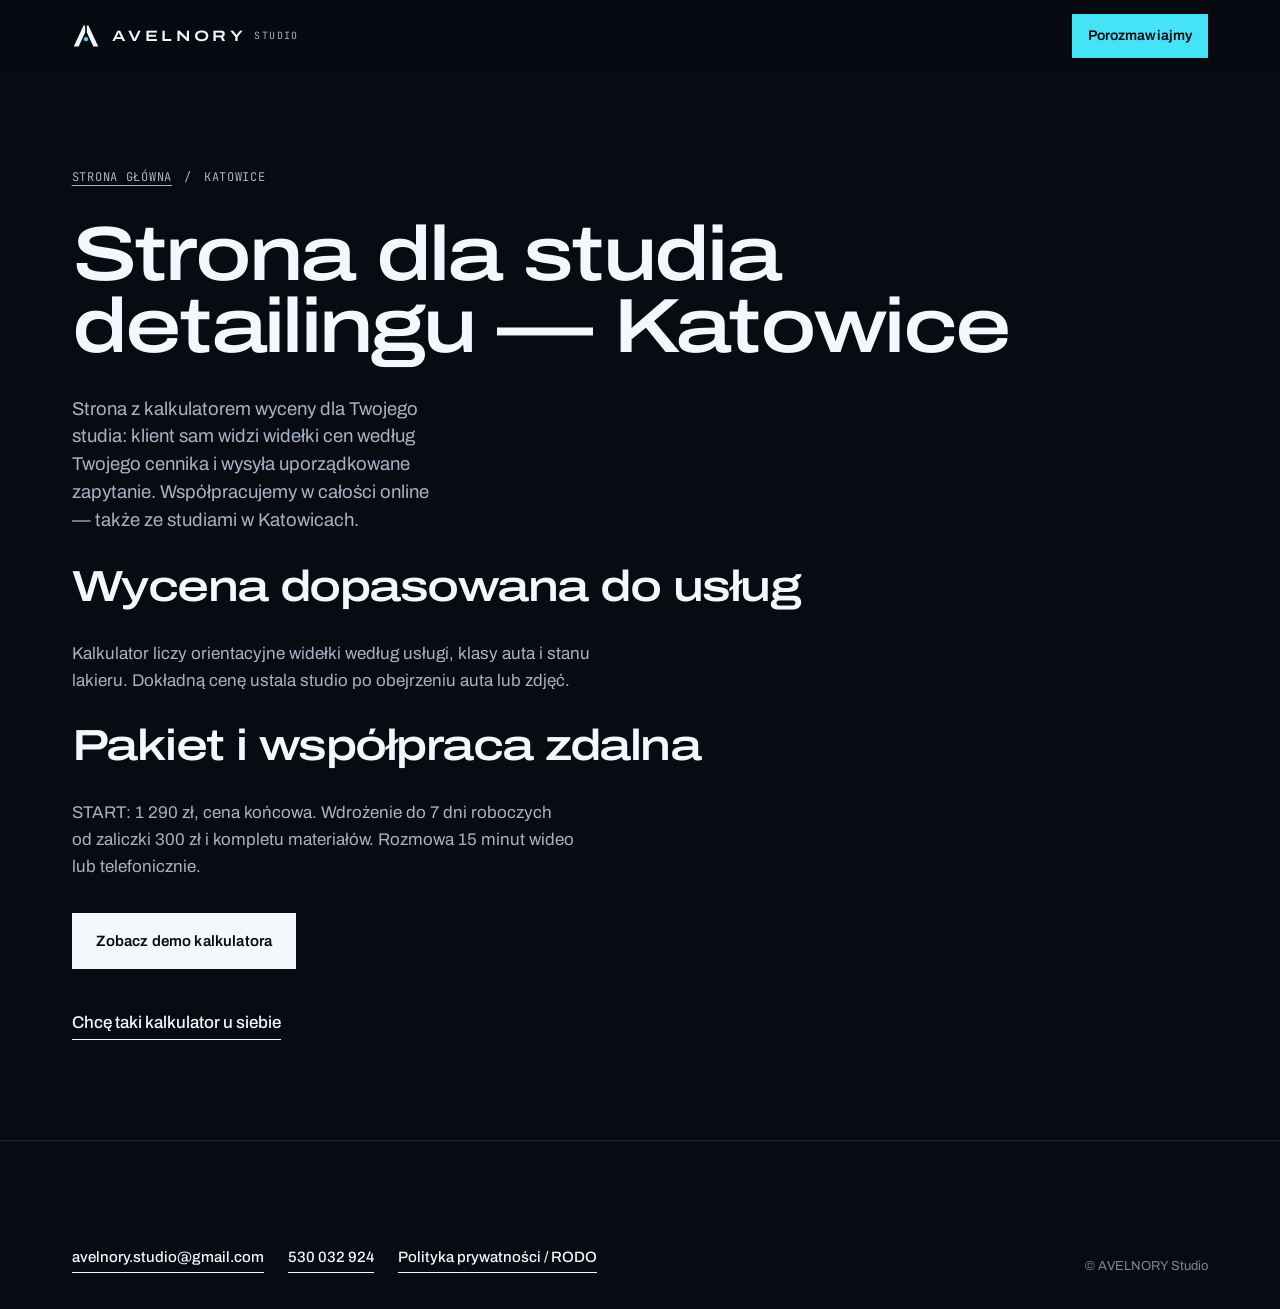
<file: miasta/katowice/index.html>
<!doctype html>
<html lang="pl">
<head>
<meta charset="utf-8">
<meta name="viewport" content="width=device-width,initial-scale=1,viewport-fit=cover">
<title>Strona dla detailingu Katowice | AVELNORY</title>
<meta name="description" content="Strona i kalkulator wyceny dla studia detailingu: Katowice. Zobacz demo AVELNORY Studio i poznaj pakiet START. Współpraca w całości online.">
<meta name="robots" content="noindex">

<meta name="theme-color" content="#080B12">
<meta property="og:type" content="website"><meta property="og:locale" content="pl_PL">
<meta property="og:title" content="Strona dla studia detailingu — Katowice | AVELNORY Studio">
<meta property="og:image" content="../../assets/og.png">
<link rel="icon" href="../../assets/favicon.svg" type="image/svg+xml">
<link rel="preload" href="../../assets/fonts/archivo-latin.woff2" as="font" type="font/woff2" crossorigin>
<link rel="preload" href="../../assets/fonts/archivo-latin-ext.woff2" as="font" type="font/woff2" crossorigin>
<link rel="stylesheet" href="../../assets/styles.css">

<style>.city{padding:calc(var(--nav-h) + var(--s9)) var(--m) var(--s9);max-width:1180px}.city>*+*{margin-top:var(--s6)}.crumbs{display:flex;gap:var(--s3);font-family:var(--mono);font-size:12px;color:var(--muted);text-transform:uppercase;letter-spacing:.06em}.crumbs a{text-decoration:underline;text-underline-offset:4px}.city .h2{font-size:clamp(28px,3.4vw,52px)}.obs{border-top:1px solid var(--line);padding-top:var(--s6);display:grid;gap:var(--s4)}.obs strong{font-stretch:125%;font-size:clamp(48px,6vw,96px);letter-spacing:-.04em;line-height:.9;font-weight:560}</style>
</head>
<body>
<a class="skip" href="#main">Przejdź do treści</a>
<header class="nav is-solid"><a class="brand" href="../../" aria-label="AVELNORY Studio — strona główna"><svg aria-hidden="true" viewBox="0 0 32 32"><path fill="currentColor" d="M2 28h5.6L15 12.06V4h-1.8zM30 28h-5.6L17 12.06V4h1.8z"/><circle cx="16" cy="19.6" r="2.4" fill="#44E3F6"/></svg>AVELNORY <small>STUDIO</small></a><a class="btn btn--cyan nav__cta" style="margin-left:auto" href="../../#formularz">Porozmawiajmy</a></header>
<main id="main" class="city">
  <nav class="crumbs" aria-label="Okruszki"><a href="../../">Strona główna</a><span aria-hidden="true">/</span><span aria-current="page">Katowice</span></nav>
  <h1 class="display h2" style="font-size:clamp(40px,6vw,96px)">Strona dla studia detailingu — Katowice</h1>
  <p class="lead">Strona z&nbsp;kalkulatorem wyceny dla Twojego studia: klient sam widzi widełki cen według Twojego cennika i&nbsp;wysyła uporządkowane zapytanie. Współpracujemy w&nbsp;całości online — także ze studiami w&nbsp;Katowicach.</p>
  
  <h2 class="display h2">Wycena dopasowana do usług</h2>
  <p class="body">Kalkulator liczy orientacyjne widełki według usługi, klasy auta i&nbsp;stanu lakieru. Dokładną cenę ustala studio po obejrzeniu auta lub zdjęć.</p>
  <h2 class="display h2">Pakiet i&nbsp;współpraca zdalna</h2>
  <p class="body">START: 1&nbsp;290&nbsp;zł, cena końcowa. Wdrożenie do 7&nbsp;dni roboczych od zaliczki 300&nbsp;zł i&nbsp;kompletu materiałów. Rozmowa 15&nbsp;minut wideo lub telefonicznie.</p>
  <p><a class="btn" href="../../#demo">Zobacz demo kalkulatora</a></p>
  <p><a class="link" href="../../#formularz">Chcę taki kalkulator u&nbsp;siebie</a></p>
</main>
<footer class="foot"><div class="foot__row"><div class="foot__links"><a class="link" href="mailto:avelnory.studio@gmail.com">avelnory.studio@gmail.com</a><a class="link" href="tel:+48530032924">530&nbsp;032&nbsp;924</a><a class="link" href="../../privacy.html">Polityka prywatności / RODO</a></div><p class="fine">© AVELNORY Studio</p></div></footer>
</body>
</html>
</file>
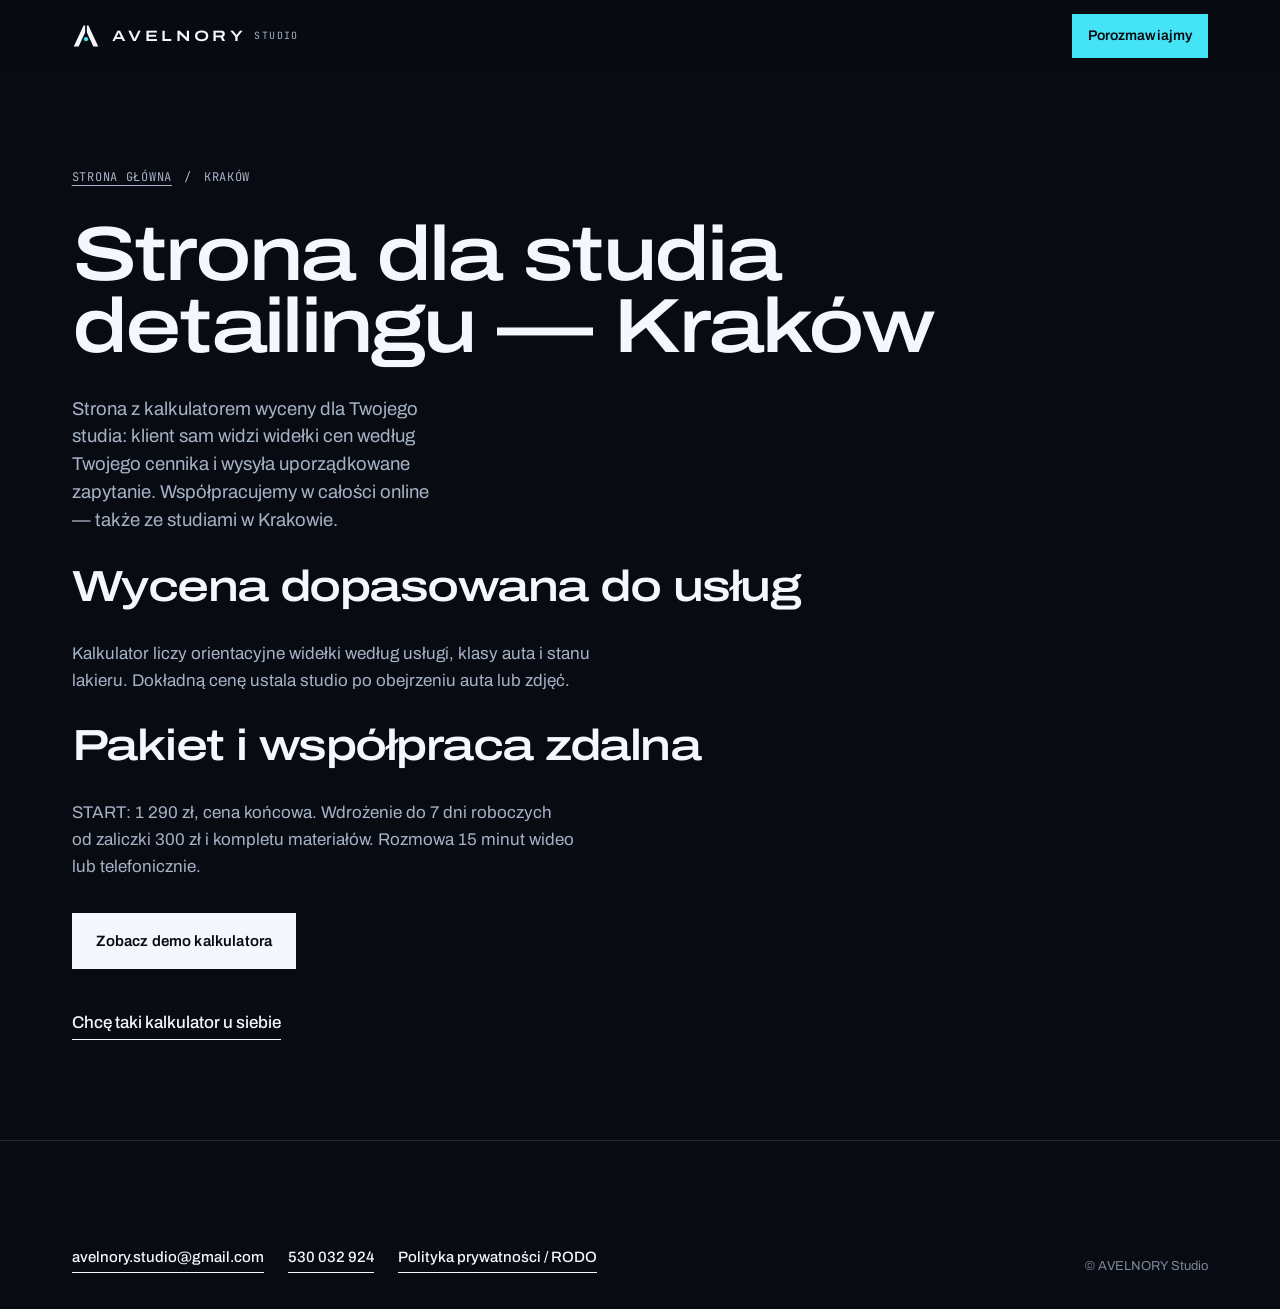
<file: miasta/krakow/index.html>
<!doctype html>
<html lang="pl">
<head>
<meta charset="utf-8">
<meta name="viewport" content="width=device-width,initial-scale=1,viewport-fit=cover">
<title>Strona dla detailingu Kraków | AVELNORY</title>
<meta name="description" content="Strona i kalkulator wyceny dla studia detailingu: Kraków. Zobacz demo AVELNORY Studio i poznaj pakiet START. Współpraca w całości online.">
<meta name="robots" content="noindex">

<meta name="theme-color" content="#080B12">
<meta property="og:type" content="website"><meta property="og:locale" content="pl_PL">
<meta property="og:title" content="Strona dla studia detailingu — Kraków | AVELNORY Studio">
<meta property="og:image" content="../../assets/og.png">
<link rel="icon" href="../../assets/favicon.svg" type="image/svg+xml">
<link rel="preload" href="../../assets/fonts/archivo-latin.woff2" as="font" type="font/woff2" crossorigin>
<link rel="preload" href="../../assets/fonts/archivo-latin-ext.woff2" as="font" type="font/woff2" crossorigin>
<link rel="stylesheet" href="../../assets/styles.css">

<style>.city{padding:calc(var(--nav-h) + var(--s9)) var(--m) var(--s9);max-width:1180px}.city>*+*{margin-top:var(--s6)}.crumbs{display:flex;gap:var(--s3);font-family:var(--mono);font-size:12px;color:var(--muted);text-transform:uppercase;letter-spacing:.06em}.crumbs a{text-decoration:underline;text-underline-offset:4px}.city .h2{font-size:clamp(28px,3.4vw,52px)}.obs{border-top:1px solid var(--line);padding-top:var(--s6);display:grid;gap:var(--s4)}.obs strong{font-stretch:125%;font-size:clamp(48px,6vw,96px);letter-spacing:-.04em;line-height:.9;font-weight:560}</style>
</head>
<body>
<a class="skip" href="#main">Przejdź do treści</a>
<header class="nav is-solid"><a class="brand" href="../../" aria-label="AVELNORY Studio — strona główna"><svg aria-hidden="true" viewBox="0 0 32 32"><path fill="currentColor" d="M2 28h5.6L15 12.06V4h-1.8zM30 28h-5.6L17 12.06V4h1.8z"/><circle cx="16" cy="19.6" r="2.4" fill="#44E3F6"/></svg>AVELNORY <small>STUDIO</small></a><a class="btn btn--cyan nav__cta" style="margin-left:auto" href="../../#formularz">Porozmawiajmy</a></header>
<main id="main" class="city">
  <nav class="crumbs" aria-label="Okruszki"><a href="../../">Strona główna</a><span aria-hidden="true">/</span><span aria-current="page">Kraków</span></nav>
  <h1 class="display h2" style="font-size:clamp(40px,6vw,96px)">Strona dla studia detailingu — Kraków</h1>
  <p class="lead">Strona z&nbsp;kalkulatorem wyceny dla Twojego studia: klient sam widzi widełki cen według Twojego cennika i&nbsp;wysyła uporządkowane zapytanie. Współpracujemy w&nbsp;całości online — także ze studiami w&nbsp;Krakowie.</p>
  
  <h2 class="display h2">Wycena dopasowana do usług</h2>
  <p class="body">Kalkulator liczy orientacyjne widełki według usługi, klasy auta i&nbsp;stanu lakieru. Dokładną cenę ustala studio po obejrzeniu auta lub zdjęć.</p>
  <h2 class="display h2">Pakiet i&nbsp;współpraca zdalna</h2>
  <p class="body">START: 1&nbsp;290&nbsp;zł, cena końcowa. Wdrożenie do 7&nbsp;dni roboczych od zaliczki 300&nbsp;zł i&nbsp;kompletu materiałów. Rozmowa 15&nbsp;minut wideo lub telefonicznie.</p>
  <p><a class="btn" href="../../#demo">Zobacz demo kalkulatora</a></p>
  <p><a class="link" href="../../#formularz">Chcę taki kalkulator u&nbsp;siebie</a></p>
</main>
<footer class="foot"><div class="foot__row"><div class="foot__links"><a class="link" href="mailto:avelnory.studio@gmail.com">avelnory.studio@gmail.com</a><a class="link" href="tel:+48530032924">530&nbsp;032&nbsp;924</a><a class="link" href="../../privacy.html">Polityka prywatności / RODO</a></div><p class="fine">© AVELNORY Studio</p></div></footer>
</body>
</html>
</file>
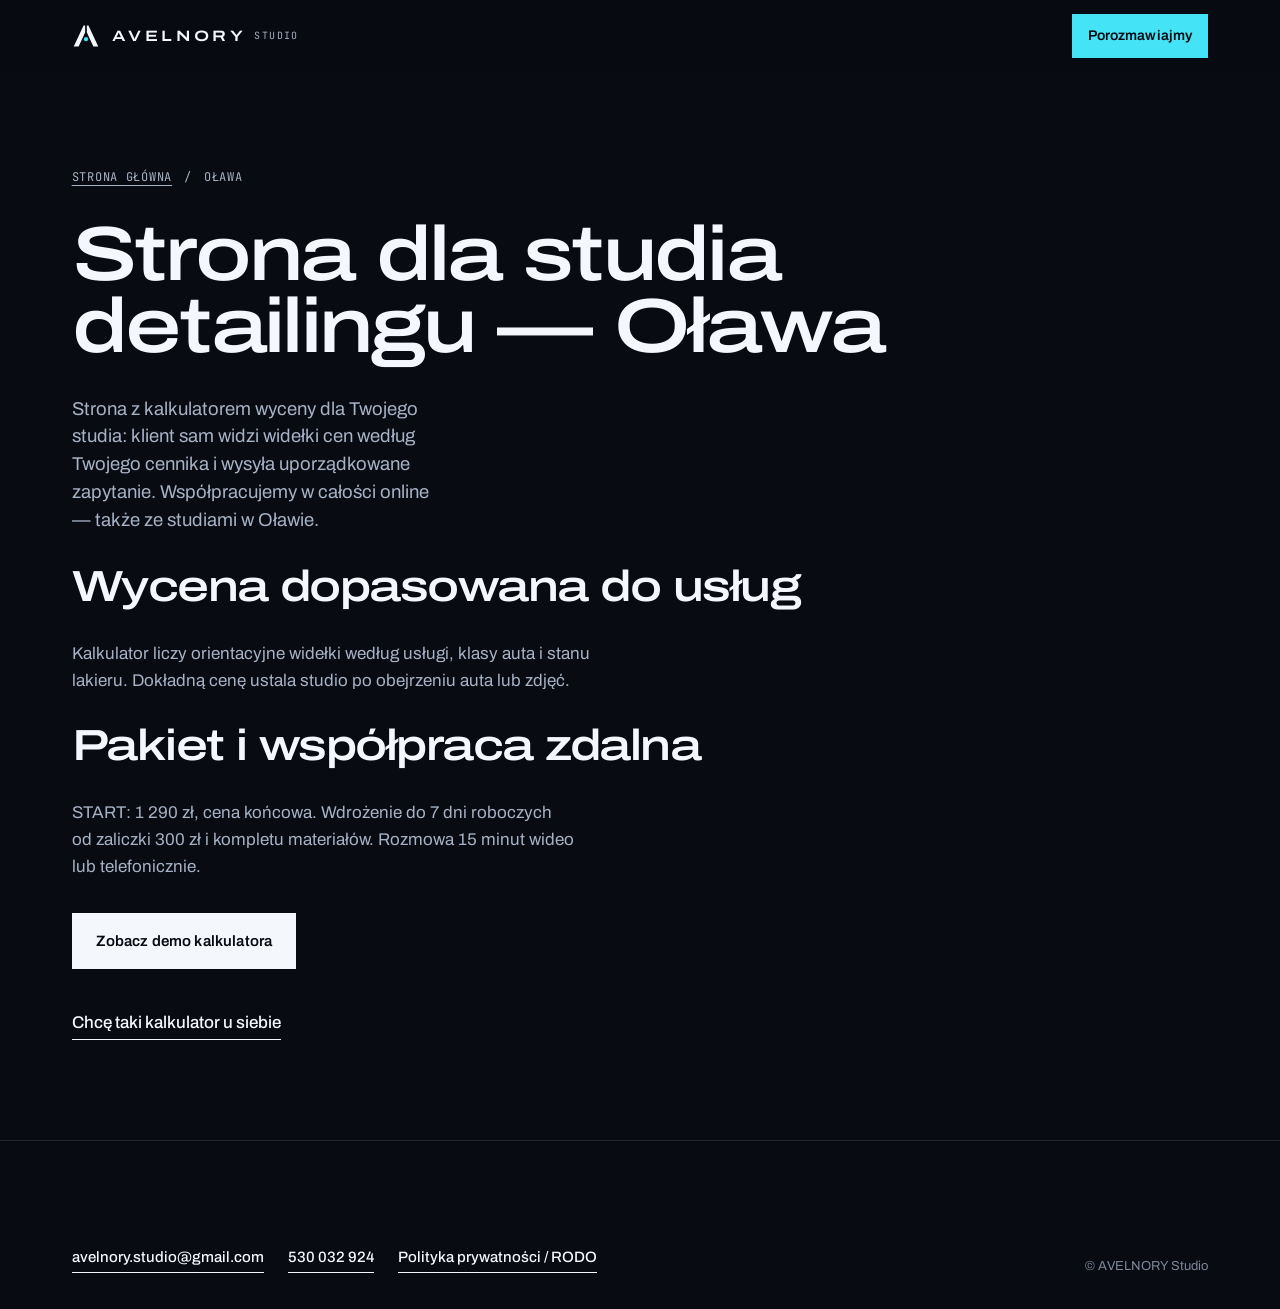
<file: miasta/olawa/index.html>
<!doctype html>
<html lang="pl">
<head>
<meta charset="utf-8">
<meta name="viewport" content="width=device-width,initial-scale=1,viewport-fit=cover">
<title>Strona dla detailingu Oława | AVELNORY</title>
<meta name="description" content="Strona i kalkulator wyceny dla studia detailingu: Oława. Zobacz demo AVELNORY Studio i poznaj pakiet START. Współpraca w całości online.">
<meta name="robots" content="noindex">

<meta name="theme-color" content="#080B12">
<meta property="og:type" content="website"><meta property="og:locale" content="pl_PL">
<meta property="og:title" content="Strona dla studia detailingu — Oława | AVELNORY Studio">
<meta property="og:image" content="../../assets/og.png">
<link rel="icon" href="../../assets/favicon.svg" type="image/svg+xml">
<link rel="preload" href="../../assets/fonts/archivo-latin.woff2" as="font" type="font/woff2" crossorigin>
<link rel="preload" href="../../assets/fonts/archivo-latin-ext.woff2" as="font" type="font/woff2" crossorigin>
<link rel="stylesheet" href="../../assets/styles.css">

<style>.city{padding:calc(var(--nav-h) + var(--s9)) var(--m) var(--s9);max-width:1180px}.city>*+*{margin-top:var(--s6)}.crumbs{display:flex;gap:var(--s3);font-family:var(--mono);font-size:12px;color:var(--muted);text-transform:uppercase;letter-spacing:.06em}.crumbs a{text-decoration:underline;text-underline-offset:4px}.city .h2{font-size:clamp(28px,3.4vw,52px)}.obs{border-top:1px solid var(--line);padding-top:var(--s6);display:grid;gap:var(--s4)}.obs strong{font-stretch:125%;font-size:clamp(48px,6vw,96px);letter-spacing:-.04em;line-height:.9;font-weight:560}</style>
</head>
<body>
<a class="skip" href="#main">Przejdź do treści</a>
<header class="nav is-solid"><a class="brand" href="../../" aria-label="AVELNORY Studio — strona główna"><svg aria-hidden="true" viewBox="0 0 32 32"><path fill="currentColor" d="M2 28h5.6L15 12.06V4h-1.8zM30 28h-5.6L17 12.06V4h1.8z"/><circle cx="16" cy="19.6" r="2.4" fill="#44E3F6"/></svg>AVELNORY <small>STUDIO</small></a><a class="btn btn--cyan nav__cta" style="margin-left:auto" href="../../#formularz">Porozmawiajmy</a></header>
<main id="main" class="city">
  <nav class="crumbs" aria-label="Okruszki"><a href="../../">Strona główna</a><span aria-hidden="true">/</span><span aria-current="page">Oława</span></nav>
  <h1 class="display h2" style="font-size:clamp(40px,6vw,96px)">Strona dla studia detailingu — Oława</h1>
  <p class="lead">Strona z&nbsp;kalkulatorem wyceny dla Twojego studia: klient sam widzi widełki cen według Twojego cennika i&nbsp;wysyła uporządkowane zapytanie. Współpracujemy w&nbsp;całości online — także ze studiami w&nbsp;Oławie.</p>
  
  <h2 class="display h2">Wycena dopasowana do usług</h2>
  <p class="body">Kalkulator liczy orientacyjne widełki według usługi, klasy auta i&nbsp;stanu lakieru. Dokładną cenę ustala studio po obejrzeniu auta lub zdjęć.</p>
  <h2 class="display h2">Pakiet i&nbsp;współpraca zdalna</h2>
  <p class="body">START: 1&nbsp;290&nbsp;zł, cena końcowa. Wdrożenie do 7&nbsp;dni roboczych od zaliczki 300&nbsp;zł i&nbsp;kompletu materiałów. Rozmowa 15&nbsp;minut wideo lub telefonicznie.</p>
  <p><a class="btn" href="../../#demo">Zobacz demo kalkulatora</a></p>
  <p><a class="link" href="../../#formularz">Chcę taki kalkulator u&nbsp;siebie</a></p>
</main>
<footer class="foot"><div class="foot__row"><div class="foot__links"><a class="link" href="mailto:avelnory.studio@gmail.com">avelnory.studio@gmail.com</a><a class="link" href="tel:+48530032924">530&nbsp;032&nbsp;924</a><a class="link" href="../../privacy.html">Polityka prywatności / RODO</a></div><p class="fine">© AVELNORY Studio</p></div></footer>
</body>
</html>
</file>
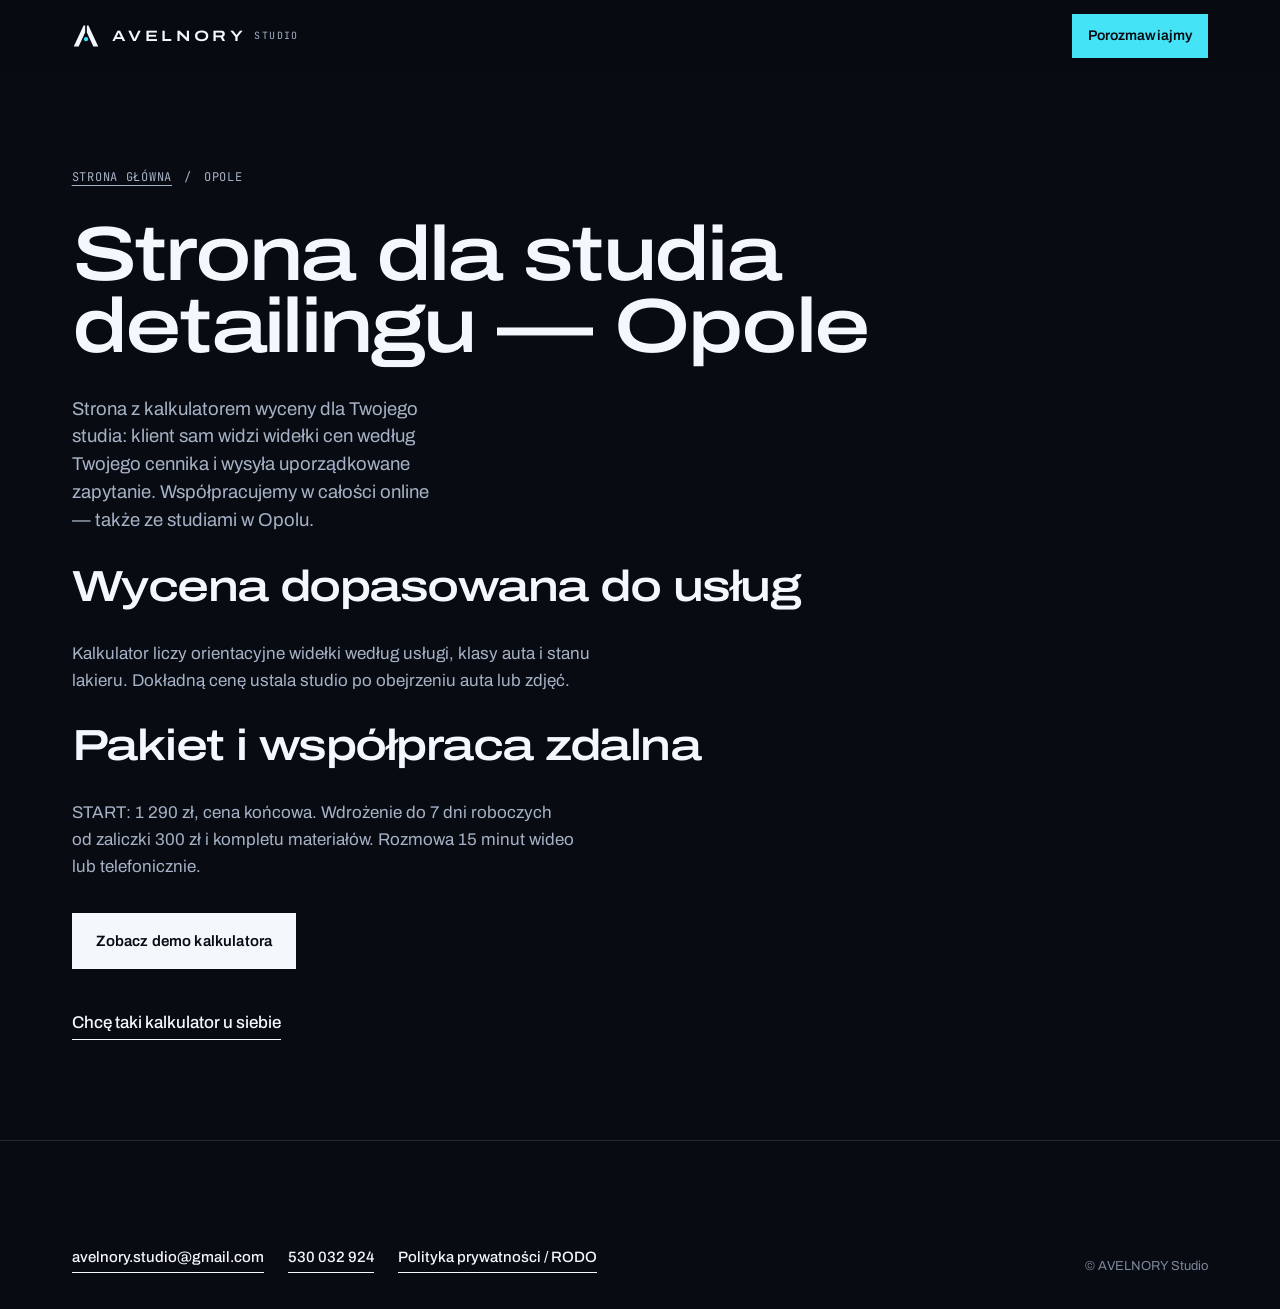
<file: miasta/opole/index.html>
<!doctype html>
<html lang="pl">
<head>
<meta charset="utf-8">
<meta name="viewport" content="width=device-width,initial-scale=1,viewport-fit=cover">
<title>Strona dla detailingu Opole | AVELNORY</title>
<meta name="description" content="Strona i kalkulator wyceny dla studia detailingu: Opole. Zobacz demo AVELNORY Studio i poznaj pakiet START. Współpraca w całości online.">
<meta name="robots" content="noindex">

<meta name="theme-color" content="#080B12">
<meta property="og:type" content="website"><meta property="og:locale" content="pl_PL">
<meta property="og:title" content="Strona dla studia detailingu — Opole | AVELNORY Studio">
<meta property="og:image" content="../../assets/og.png">
<link rel="icon" href="../../assets/favicon.svg" type="image/svg+xml">
<link rel="preload" href="../../assets/fonts/archivo-latin.woff2" as="font" type="font/woff2" crossorigin>
<link rel="preload" href="../../assets/fonts/archivo-latin-ext.woff2" as="font" type="font/woff2" crossorigin>
<link rel="stylesheet" href="../../assets/styles.css">

<style>.city{padding:calc(var(--nav-h) + var(--s9)) var(--m) var(--s9);max-width:1180px}.city>*+*{margin-top:var(--s6)}.crumbs{display:flex;gap:var(--s3);font-family:var(--mono);font-size:12px;color:var(--muted);text-transform:uppercase;letter-spacing:.06em}.crumbs a{text-decoration:underline;text-underline-offset:4px}.city .h2{font-size:clamp(28px,3.4vw,52px)}.obs{border-top:1px solid var(--line);padding-top:var(--s6);display:grid;gap:var(--s4)}.obs strong{font-stretch:125%;font-size:clamp(48px,6vw,96px);letter-spacing:-.04em;line-height:.9;font-weight:560}</style>
</head>
<body>
<a class="skip" href="#main">Przejdź do treści</a>
<header class="nav is-solid"><a class="brand" href="../../" aria-label="AVELNORY Studio — strona główna"><svg aria-hidden="true" viewBox="0 0 32 32"><path fill="currentColor" d="M2 28h5.6L15 12.06V4h-1.8zM30 28h-5.6L17 12.06V4h1.8z"/><circle cx="16" cy="19.6" r="2.4" fill="#44E3F6"/></svg>AVELNORY <small>STUDIO</small></a><a class="btn btn--cyan nav__cta" style="margin-left:auto" href="../../#formularz">Porozmawiajmy</a></header>
<main id="main" class="city">
  <nav class="crumbs" aria-label="Okruszki"><a href="../../">Strona główna</a><span aria-hidden="true">/</span><span aria-current="page">Opole</span></nav>
  <h1 class="display h2" style="font-size:clamp(40px,6vw,96px)">Strona dla studia detailingu — Opole</h1>
  <p class="lead">Strona z&nbsp;kalkulatorem wyceny dla Twojego studia: klient sam widzi widełki cen według Twojego cennika i&nbsp;wysyła uporządkowane zapytanie. Współpracujemy w&nbsp;całości online — także ze studiami w&nbsp;Opolu.</p>
  
  <h2 class="display h2">Wycena dopasowana do usług</h2>
  <p class="body">Kalkulator liczy orientacyjne widełki według usługi, klasy auta i&nbsp;stanu lakieru. Dokładną cenę ustala studio po obejrzeniu auta lub zdjęć.</p>
  <h2 class="display h2">Pakiet i&nbsp;współpraca zdalna</h2>
  <p class="body">START: 1&nbsp;290&nbsp;zł, cena końcowa. Wdrożenie do 7&nbsp;dni roboczych od zaliczki 300&nbsp;zł i&nbsp;kompletu materiałów. Rozmowa 15&nbsp;minut wideo lub telefonicznie.</p>
  <p><a class="btn" href="../../#demo">Zobacz demo kalkulatora</a></p>
  <p><a class="link" href="../../#formularz">Chcę taki kalkulator u&nbsp;siebie</a></p>
</main>
<footer class="foot"><div class="foot__row"><div class="foot__links"><a class="link" href="mailto:avelnory.studio@gmail.com">avelnory.studio@gmail.com</a><a class="link" href="tel:+48530032924">530&nbsp;032&nbsp;924</a><a class="link" href="../../privacy.html">Polityka prywatności / RODO</a></div><p class="fine">© AVELNORY Studio</p></div></footer>
</body>
</html>
</file>
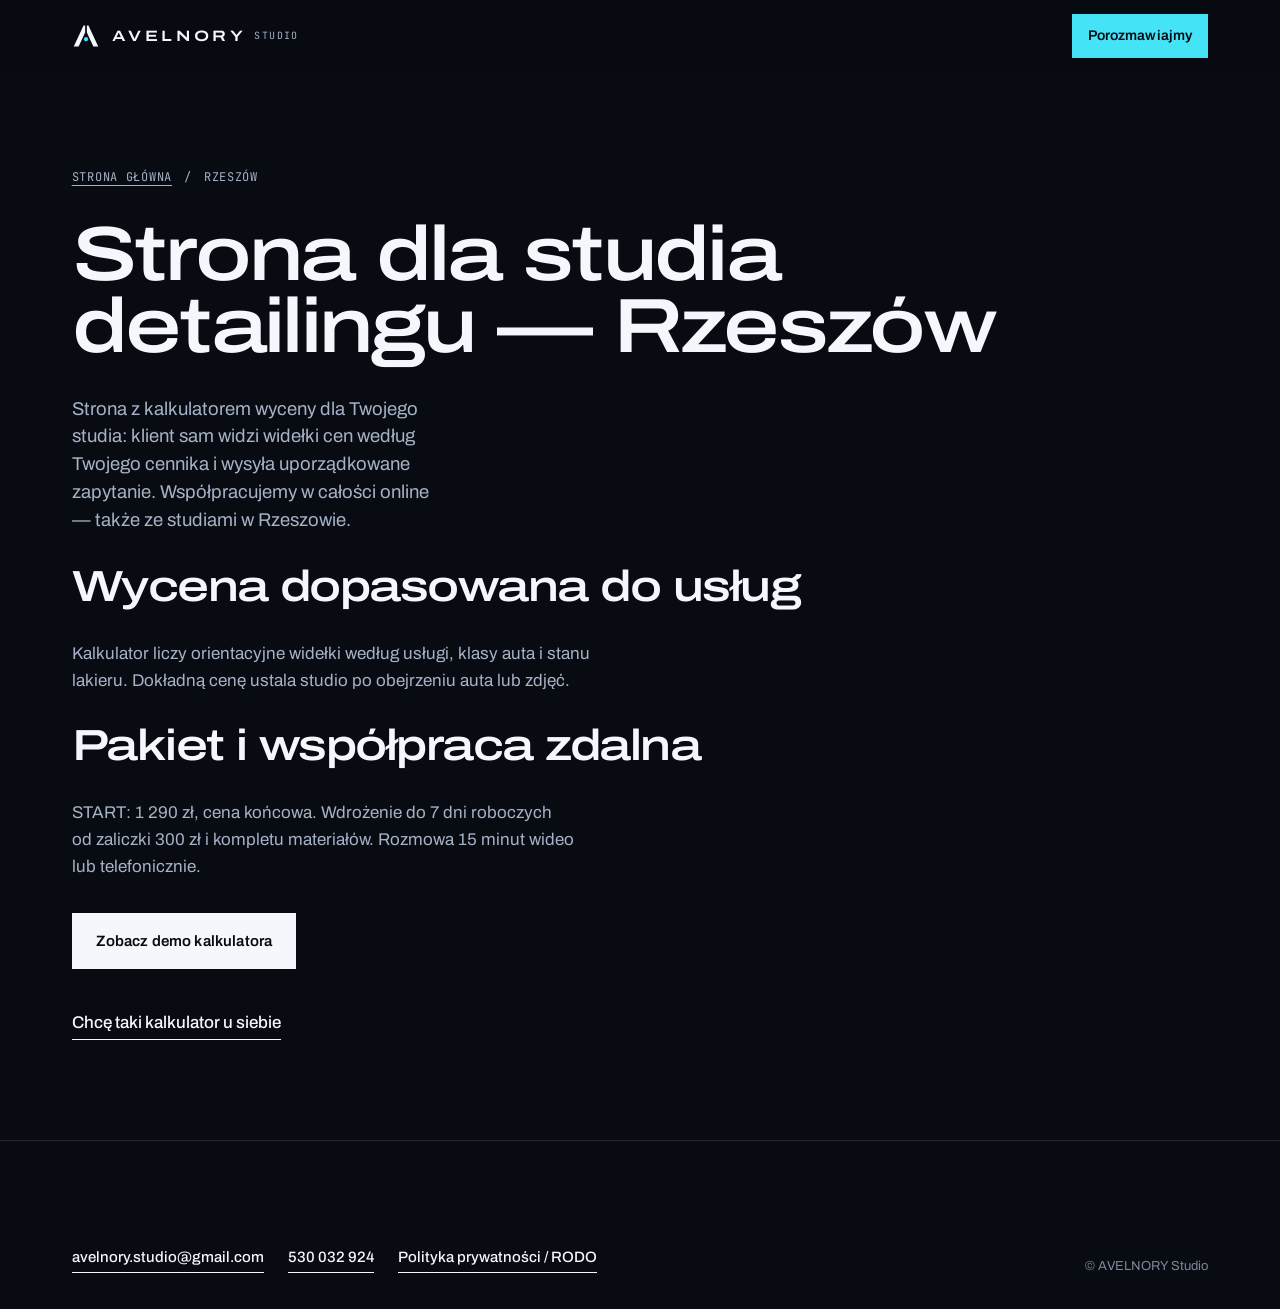
<file: miasta/rzeszow/index.html>
<!doctype html>
<html lang="pl">
<head>
<meta charset="utf-8">
<meta name="viewport" content="width=device-width,initial-scale=1,viewport-fit=cover">
<title>Strona dla detailingu Rzeszów | AVELNORY</title>
<meta name="description" content="Strona i kalkulator wyceny dla studia detailingu: Rzeszów. Zobacz demo AVELNORY Studio i poznaj pakiet START. Współpraca w całości online.">
<meta name="robots" content="noindex">

<meta name="theme-color" content="#080B12">
<meta property="og:type" content="website"><meta property="og:locale" content="pl_PL">
<meta property="og:title" content="Strona dla studia detailingu — Rzeszów | AVELNORY Studio">
<meta property="og:image" content="../../assets/og.png">
<link rel="icon" href="../../assets/favicon.svg" type="image/svg+xml">
<link rel="preload" href="../../assets/fonts/archivo-latin.woff2" as="font" type="font/woff2" crossorigin>
<link rel="preload" href="../../assets/fonts/archivo-latin-ext.woff2" as="font" type="font/woff2" crossorigin>
<link rel="stylesheet" href="../../assets/styles.css">

<style>.city{padding:calc(var(--nav-h) + var(--s9)) var(--m) var(--s9);max-width:1180px}.city>*+*{margin-top:var(--s6)}.crumbs{display:flex;gap:var(--s3);font-family:var(--mono);font-size:12px;color:var(--muted);text-transform:uppercase;letter-spacing:.06em}.crumbs a{text-decoration:underline;text-underline-offset:4px}.city .h2{font-size:clamp(28px,3.4vw,52px)}.obs{border-top:1px solid var(--line);padding-top:var(--s6);display:grid;gap:var(--s4)}.obs strong{font-stretch:125%;font-size:clamp(48px,6vw,96px);letter-spacing:-.04em;line-height:.9;font-weight:560}</style>
</head>
<body>
<a class="skip" href="#main">Przejdź do treści</a>
<header class="nav is-solid"><a class="brand" href="../../" aria-label="AVELNORY Studio — strona główna"><svg aria-hidden="true" viewBox="0 0 32 32"><path fill="currentColor" d="M2 28h5.6L15 12.06V4h-1.8zM30 28h-5.6L17 12.06V4h1.8z"/><circle cx="16" cy="19.6" r="2.4" fill="#44E3F6"/></svg>AVELNORY <small>STUDIO</small></a><a class="btn btn--cyan nav__cta" style="margin-left:auto" href="../../#formularz">Porozmawiajmy</a></header>
<main id="main" class="city">
  <nav class="crumbs" aria-label="Okruszki"><a href="../../">Strona główna</a><span aria-hidden="true">/</span><span aria-current="page">Rzeszów</span></nav>
  <h1 class="display h2" style="font-size:clamp(40px,6vw,96px)">Strona dla studia detailingu — Rzeszów</h1>
  <p class="lead">Strona z&nbsp;kalkulatorem wyceny dla Twojego studia: klient sam widzi widełki cen według Twojego cennika i&nbsp;wysyła uporządkowane zapytanie. Współpracujemy w&nbsp;całości online — także ze studiami w&nbsp;Rzeszowie.</p>
  
  <h2 class="display h2">Wycena dopasowana do usług</h2>
  <p class="body">Kalkulator liczy orientacyjne widełki według usługi, klasy auta i&nbsp;stanu lakieru. Dokładną cenę ustala studio po obejrzeniu auta lub zdjęć.</p>
  <h2 class="display h2">Pakiet i&nbsp;współpraca zdalna</h2>
  <p class="body">START: 1&nbsp;290&nbsp;zł, cena końcowa. Wdrożenie do 7&nbsp;dni roboczych od zaliczki 300&nbsp;zł i&nbsp;kompletu materiałów. Rozmowa 15&nbsp;minut wideo lub telefonicznie.</p>
  <p><a class="btn" href="../../#demo">Zobacz demo kalkulatora</a></p>
  <p><a class="link" href="../../#formularz">Chcę taki kalkulator u&nbsp;siebie</a></p>
</main>
<footer class="foot"><div class="foot__row"><div class="foot__links"><a class="link" href="mailto:avelnory.studio@gmail.com">avelnory.studio@gmail.com</a><a class="link" href="tel:+48530032924">530&nbsp;032&nbsp;924</a><a class="link" href="../../privacy.html">Polityka prywatności / RODO</a></div><p class="fine">© AVELNORY Studio</p></div></footer>
</body>
</html>
</file>
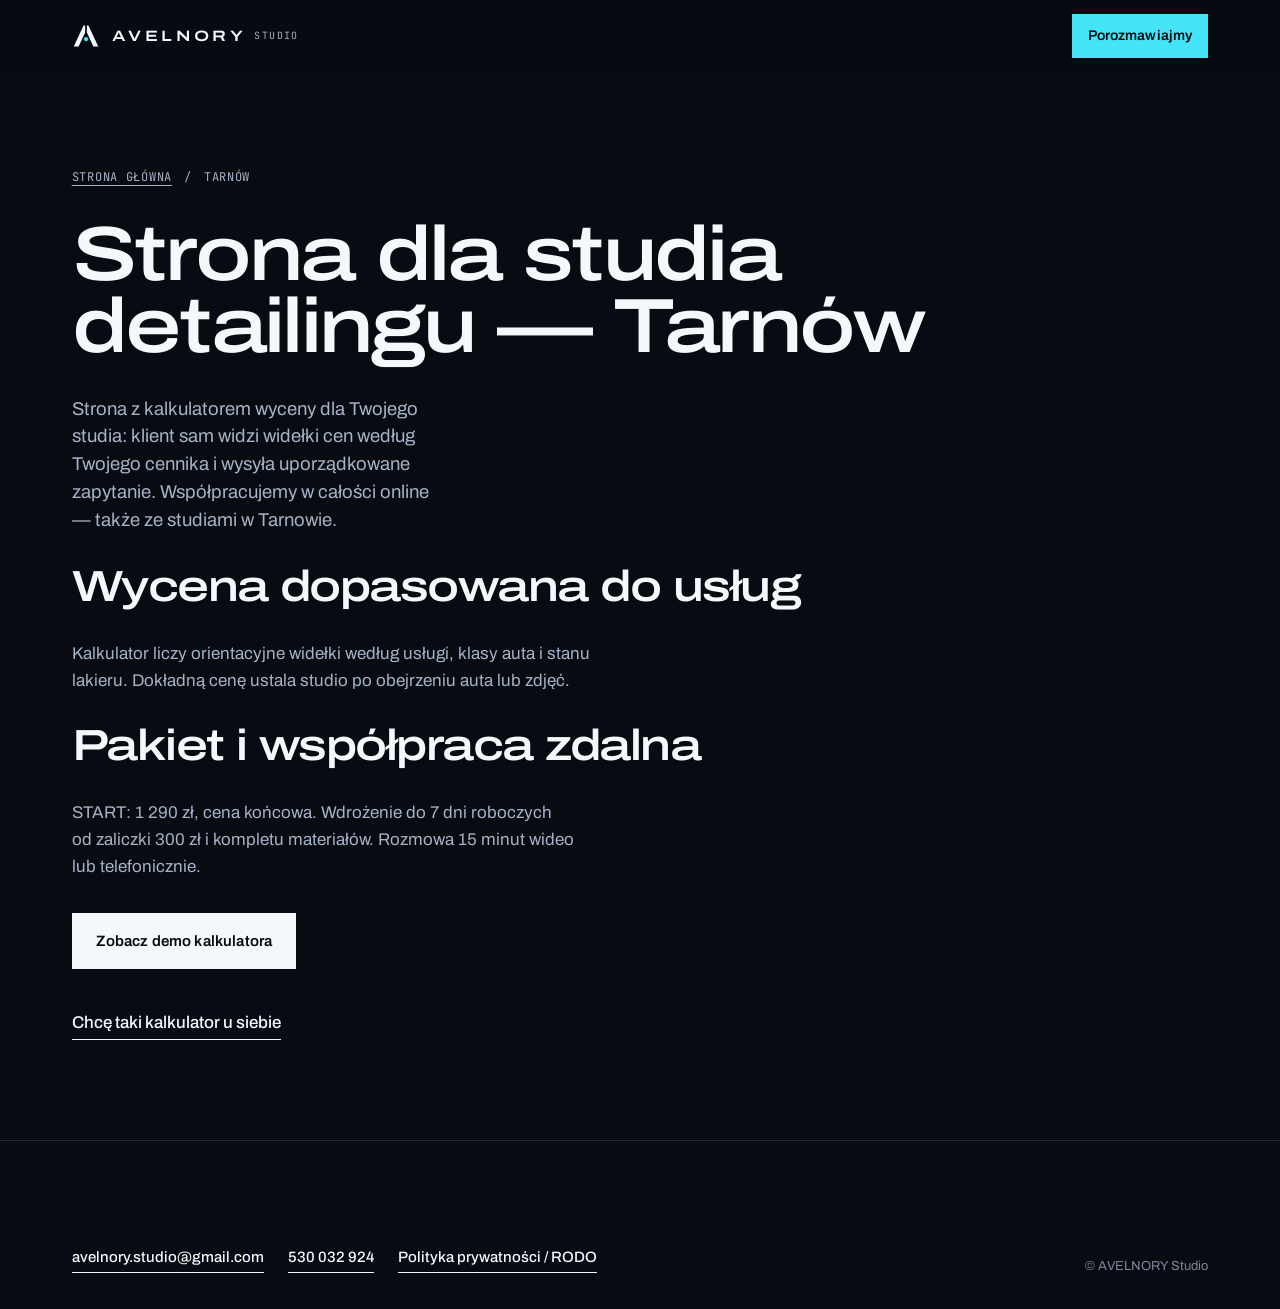
<file: miasta/tarnow/index.html>
<!doctype html>
<html lang="pl">
<head>
<meta charset="utf-8">
<meta name="viewport" content="width=device-width,initial-scale=1,viewport-fit=cover">
<title>Strona dla detailingu Tarnów | AVELNORY</title>
<meta name="description" content="Strona i kalkulator wyceny dla studia detailingu: Tarnów. Zobacz demo AVELNORY Studio i poznaj pakiet START. Współpraca w całości online.">
<meta name="robots" content="noindex">

<meta name="theme-color" content="#080B12">
<meta property="og:type" content="website"><meta property="og:locale" content="pl_PL">
<meta property="og:title" content="Strona dla studia detailingu — Tarnów | AVELNORY Studio">
<meta property="og:image" content="../../assets/og.png">
<link rel="icon" href="../../assets/favicon.svg" type="image/svg+xml">
<link rel="preload" href="../../assets/fonts/archivo-latin.woff2" as="font" type="font/woff2" crossorigin>
<link rel="preload" href="../../assets/fonts/archivo-latin-ext.woff2" as="font" type="font/woff2" crossorigin>
<link rel="stylesheet" href="../../assets/styles.css">

<style>.city{padding:calc(var(--nav-h) + var(--s9)) var(--m) var(--s9);max-width:1180px}.city>*+*{margin-top:var(--s6)}.crumbs{display:flex;gap:var(--s3);font-family:var(--mono);font-size:12px;color:var(--muted);text-transform:uppercase;letter-spacing:.06em}.crumbs a{text-decoration:underline;text-underline-offset:4px}.city .h2{font-size:clamp(28px,3.4vw,52px)}.obs{border-top:1px solid var(--line);padding-top:var(--s6);display:grid;gap:var(--s4)}.obs strong{font-stretch:125%;font-size:clamp(48px,6vw,96px);letter-spacing:-.04em;line-height:.9;font-weight:560}</style>
</head>
<body>
<a class="skip" href="#main">Przejdź do treści</a>
<header class="nav is-solid"><a class="brand" href="../../" aria-label="AVELNORY Studio — strona główna"><svg aria-hidden="true" viewBox="0 0 32 32"><path fill="currentColor" d="M2 28h5.6L15 12.06V4h-1.8zM30 28h-5.6L17 12.06V4h1.8z"/><circle cx="16" cy="19.6" r="2.4" fill="#44E3F6"/></svg>AVELNORY <small>STUDIO</small></a><a class="btn btn--cyan nav__cta" style="margin-left:auto" href="../../#formularz">Porozmawiajmy</a></header>
<main id="main" class="city">
  <nav class="crumbs" aria-label="Okruszki"><a href="../../">Strona główna</a><span aria-hidden="true">/</span><span aria-current="page">Tarnów</span></nav>
  <h1 class="display h2" style="font-size:clamp(40px,6vw,96px)">Strona dla studia detailingu — Tarnów</h1>
  <p class="lead">Strona z&nbsp;kalkulatorem wyceny dla Twojego studia: klient sam widzi widełki cen według Twojego cennika i&nbsp;wysyła uporządkowane zapytanie. Współpracujemy w&nbsp;całości online — także ze studiami w&nbsp;Tarnowie.</p>
  
  <h2 class="display h2">Wycena dopasowana do usług</h2>
  <p class="body">Kalkulator liczy orientacyjne widełki według usługi, klasy auta i&nbsp;stanu lakieru. Dokładną cenę ustala studio po obejrzeniu auta lub zdjęć.</p>
  <h2 class="display h2">Pakiet i&nbsp;współpraca zdalna</h2>
  <p class="body">START: 1&nbsp;290&nbsp;zł, cena końcowa. Wdrożenie do 7&nbsp;dni roboczych od zaliczki 300&nbsp;zł i&nbsp;kompletu materiałów. Rozmowa 15&nbsp;minut wideo lub telefonicznie.</p>
  <p><a class="btn" href="../../#demo">Zobacz demo kalkulatora</a></p>
  <p><a class="link" href="../../#formularz">Chcę taki kalkulator u&nbsp;siebie</a></p>
</main>
<footer class="foot"><div class="foot__row"><div class="foot__links"><a class="link" href="mailto:avelnory.studio@gmail.com">avelnory.studio@gmail.com</a><a class="link" href="tel:+48530032924">530&nbsp;032&nbsp;924</a><a class="link" href="../../privacy.html">Polityka prywatności / RODO</a></div><p class="fine">© AVELNORY Studio</p></div></footer>
</body>
</html>
</file>
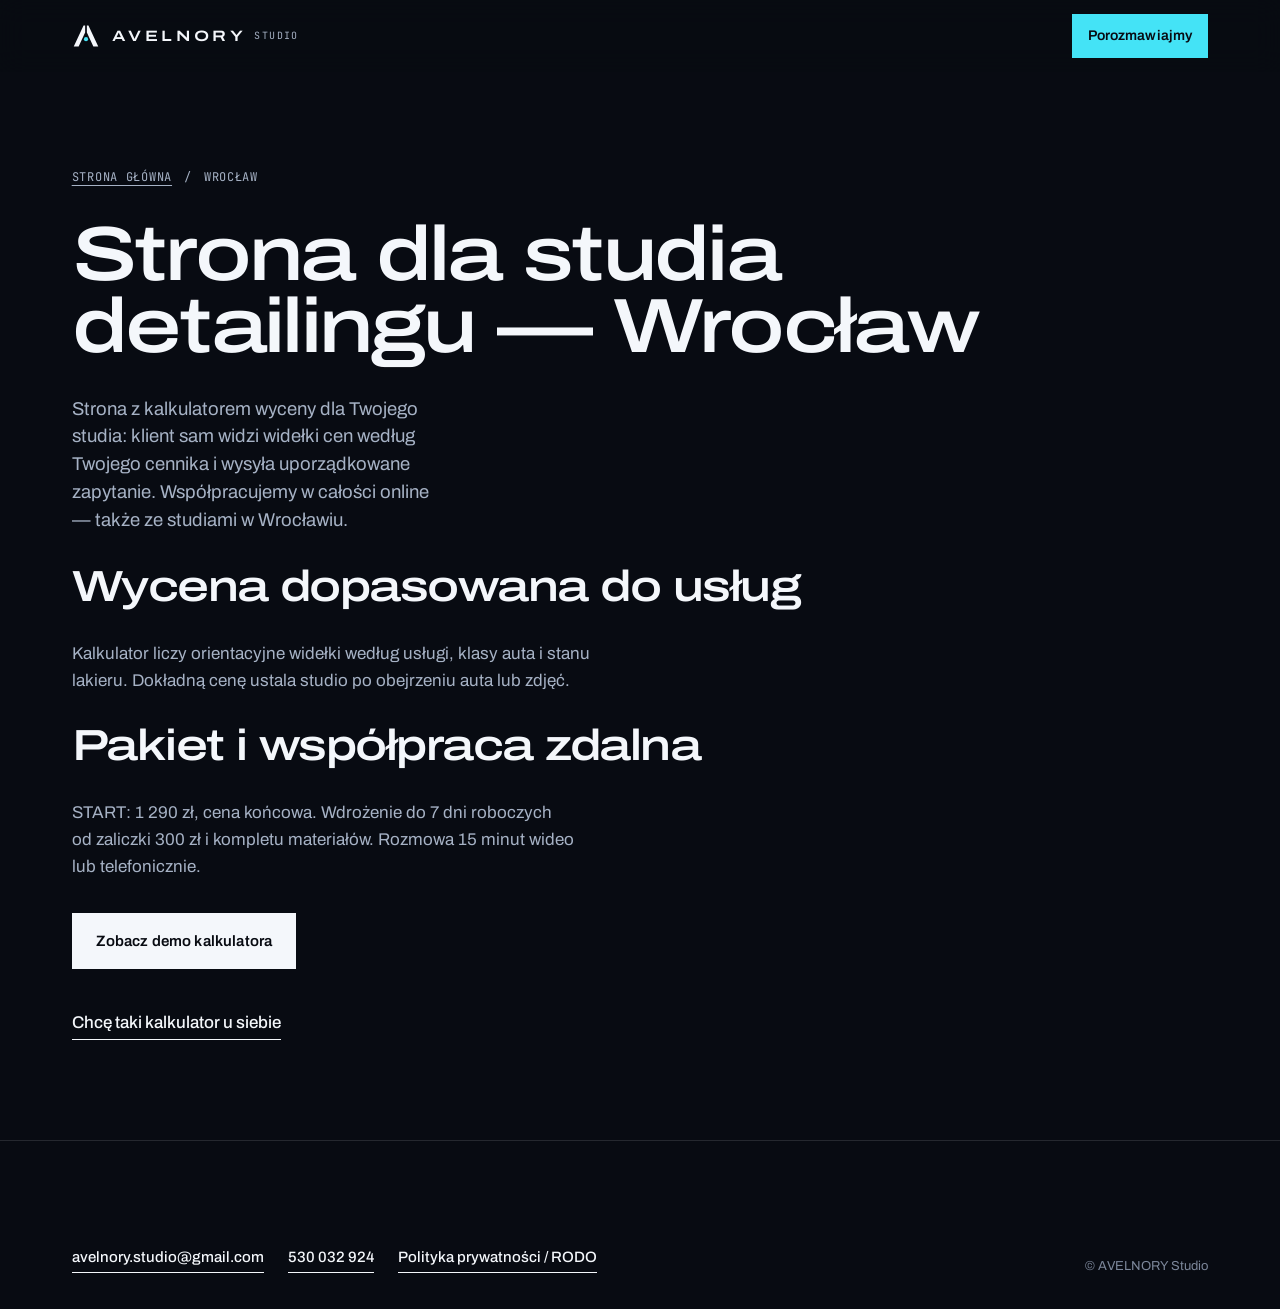
<file: miasta/wroclaw/index.html>
<!doctype html>
<html lang="pl">
<head>
<meta charset="utf-8">
<meta name="viewport" content="width=device-width,initial-scale=1,viewport-fit=cover">
<title>Strona dla detailingu Wrocław | AVELNORY</title>
<meta name="description" content="Strona i kalkulator wyceny dla studia detailingu: Wrocław. Zobacz demo AVELNORY Studio i poznaj pakiet START. Współpraca w całości online.">
<meta name="robots" content="noindex">

<meta name="theme-color" content="#080B12">
<meta property="og:type" content="website"><meta property="og:locale" content="pl_PL">
<meta property="og:title" content="Strona dla studia detailingu — Wrocław | AVELNORY Studio">
<meta property="og:image" content="../../assets/og.png">
<link rel="icon" href="../../assets/favicon.svg" type="image/svg+xml">
<link rel="preload" href="../../assets/fonts/archivo-latin.woff2" as="font" type="font/woff2" crossorigin>
<link rel="preload" href="../../assets/fonts/archivo-latin-ext.woff2" as="font" type="font/woff2" crossorigin>
<link rel="stylesheet" href="../../assets/styles.css">

<style>.city{padding:calc(var(--nav-h) + var(--s9)) var(--m) var(--s9);max-width:1180px}.city>*+*{margin-top:var(--s6)}.crumbs{display:flex;gap:var(--s3);font-family:var(--mono);font-size:12px;color:var(--muted);text-transform:uppercase;letter-spacing:.06em}.crumbs a{text-decoration:underline;text-underline-offset:4px}.city .h2{font-size:clamp(28px,3.4vw,52px)}.obs{border-top:1px solid var(--line);padding-top:var(--s6);display:grid;gap:var(--s4)}.obs strong{font-stretch:125%;font-size:clamp(48px,6vw,96px);letter-spacing:-.04em;line-height:.9;font-weight:560}</style>
</head>
<body>
<a class="skip" href="#main">Przejdź do treści</a>
<header class="nav is-solid"><a class="brand" href="../../" aria-label="AVELNORY Studio — strona główna"><svg aria-hidden="true" viewBox="0 0 32 32"><path fill="currentColor" d="M2 28h5.6L15 12.06V4h-1.8zM30 28h-5.6L17 12.06V4h1.8z"/><circle cx="16" cy="19.6" r="2.4" fill="#44E3F6"/></svg>AVELNORY <small>STUDIO</small></a><a class="btn btn--cyan nav__cta" style="margin-left:auto" href="../../#formularz">Porozmawiajmy</a></header>
<main id="main" class="city">
  <nav class="crumbs" aria-label="Okruszki"><a href="../../">Strona główna</a><span aria-hidden="true">/</span><span aria-current="page">Wrocław</span></nav>
  <h1 class="display h2" style="font-size:clamp(40px,6vw,96px)">Strona dla studia detailingu — Wrocław</h1>
  <p class="lead">Strona z&nbsp;kalkulatorem wyceny dla Twojego studia: klient sam widzi widełki cen według Twojego cennika i&nbsp;wysyła uporządkowane zapytanie. Współpracujemy w&nbsp;całości online — także ze studiami w&nbsp;Wrocławiu.</p>
  
  <h2 class="display h2">Wycena dopasowana do usług</h2>
  <p class="body">Kalkulator liczy orientacyjne widełki według usługi, klasy auta i&nbsp;stanu lakieru. Dokładną cenę ustala studio po obejrzeniu auta lub zdjęć.</p>
  <h2 class="display h2">Pakiet i&nbsp;współpraca zdalna</h2>
  <p class="body">START: 1&nbsp;290&nbsp;zł, cena końcowa. Wdrożenie do 7&nbsp;dni roboczych od zaliczki 300&nbsp;zł i&nbsp;kompletu materiałów. Rozmowa 15&nbsp;minut wideo lub telefonicznie.</p>
  <p><a class="btn" href="../../#demo">Zobacz demo kalkulatora</a></p>
  <p><a class="link" href="../../#formularz">Chcę taki kalkulator u&nbsp;siebie</a></p>
</main>
<footer class="foot"><div class="foot__row"><div class="foot__links"><a class="link" href="mailto:avelnory.studio@gmail.com">avelnory.studio@gmail.com</a><a class="link" href="tel:+48530032924">530&nbsp;032&nbsp;924</a><a class="link" href="../../privacy.html">Polityka prywatności / RODO</a></div><p class="fine">© AVELNORY Studio</p></div></footer>
</body>
</html>
</file>
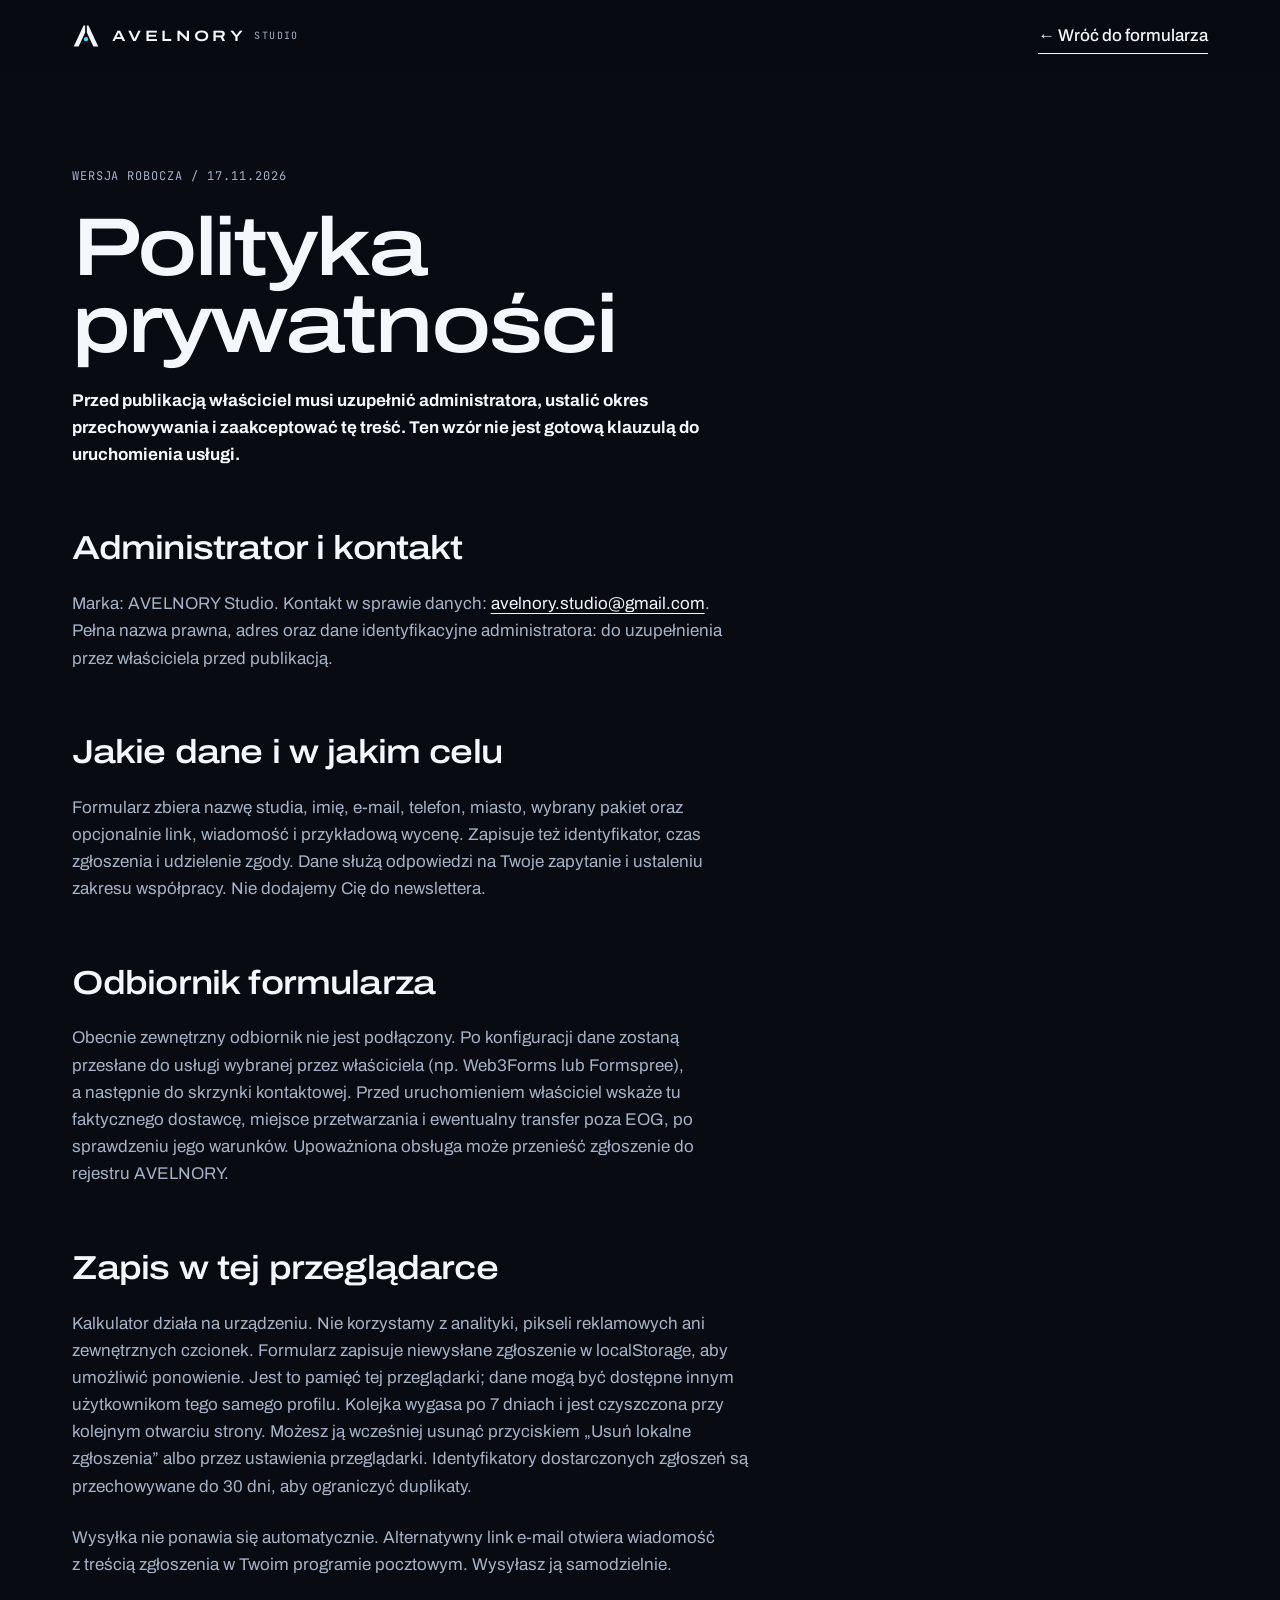
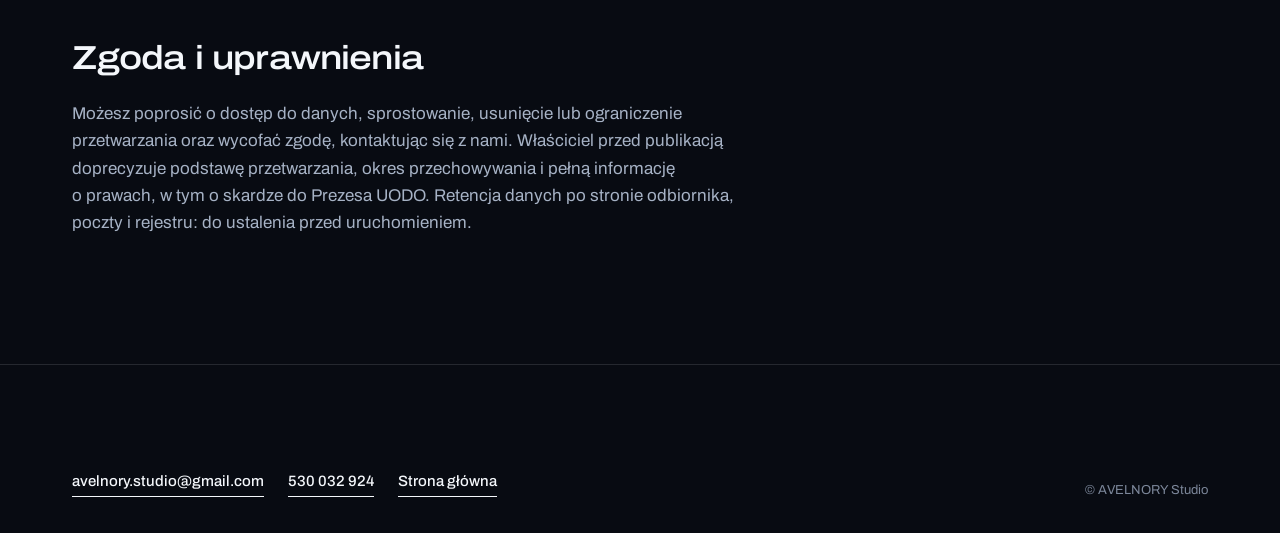
<file: privacy.html>
<!doctype html>
<html lang="pl">
<head>
<meta charset="utf-8"><meta name="viewport" content="width=device-width,initial-scale=1">
<title>Polityka prywatności — AVELNORY Studio</title>
<meta name="robots" content="noindex">
<meta name="theme-color" content="#080B12">
<link rel="icon" href="assets/favicon.svg" type="image/svg+xml">
<link rel="preload" href="assets/fonts/archivo-latin.woff2" as="font" type="font/woff2" crossorigin>
<link rel="stylesheet" href="assets/styles.css">
<style>.legal{max-width:820px;padding:calc(var(--nav-h) + var(--s9)) var(--m) var(--s10)}.legal>*+*{margin-top:var(--s5)}.legal h2{margin-top:var(--s8)}.legal p{color:var(--muted)}.legal strong{color:var(--text)}.legal a{text-decoration:underline;text-underline-offset:4px;color:var(--text)}</style>
</head>
<body>
<a class="skip" href="#main">Przejdź do treści</a>
<header class="nav is-solid"><a class="brand" href="index.html" aria-label="AVELNORY Studio — strona główna"><svg aria-hidden="true" viewBox="0 0 32 32"><path fill="currentColor" d="M2 28h5.6L15 12.06V4h-1.8zM30 28h-5.6L17 12.06V4h1.8z"/><circle cx="16" cy="19.6" r="2.4" fill="#44E3F6"/></svg>AVELNORY <small>STUDIO</small></a><a class="link" style="margin-left:auto" href="index.html#formularz">← Wróć do formularza</a></header>
<main id="main" class="legal"><p class="label">WERSJA ROBOCZA / 17.11.2026</p><h1 class="display h2">Polityka prywatności</h1><p><strong>Przed publikacją właściciel musi uzupełnić administratora, ustalić okres przechowywania i&nbsp;zaakceptować tę treść. Ten wzór nie jest gotową klauzulą do uruchomienia usługi.</strong></p><h2 class="h3">Administrator i&nbsp;kontakt</h2><p>Marka: AVELNORY Studio. Kontakt w&nbsp;sprawie danych: <a href="mailto:avelnory.studio@gmail.com">avelnory.studio@gmail.com</a>. Pełna nazwa prawna, adres oraz dane identyfikacyjne administratora: do uzupełnienia przez właściciela przed publikacją.</p><h2 class="h3">Jakie dane i&nbsp;w&nbsp;jakim celu</h2><p>Formularz zbiera nazwę studia, imię, e-mail, telefon, miasto, wybrany pakiet oraz opcjonalnie link, wiadomość i&nbsp;przykładową wycenę. Zapisuje też identyfikator, czas zgłoszenia i&nbsp;udzielenie zgody. Dane służą odpowiedzi na Twoje zapytanie i&nbsp;ustaleniu zakresu współpracy. Nie dodajemy Cię do newslettera.</p><h2 class="h3">Odbiornik formularza</h2><p>Obecnie zewnętrzny odbiornik nie jest podłączony. Po konfiguracji dane zostaną przesłane do usługi wybranej przez właściciela (np. Web3Forms lub Formspree), a&nbsp;następnie do skrzynki kontaktowej. Przed uruchomieniem właściciel wskaże tu faktycznego dostawcę, miejsce przetwarzania i&nbsp;ewentualny transfer poza EOG, po sprawdzeniu jego warunków. Upoważniona obsługa może przenieść zgłoszenie do rejestru AVELNORY.</p><h2 class="h3">Zapis w&nbsp;tej przeglądarce</h2><p>Kalkulator działa na urządzeniu. Nie korzystamy z&nbsp;analityki, pikseli reklamowych ani zewnętrznych czcionek. Formularz zapisuje niewysłane zgłoszenie w&nbsp;localStorage, aby umożliwić ponowienie. Jest to pamięć tej przeglądarki; dane mogą być dostępne innym użytkownikom tego samego profilu. Kolejka wygasa po 7 dniach i&nbsp;jest czyszczona przy kolejnym otwarciu strony. Możesz ją wcześniej usunąć przyciskiem „Usuń lokalne zgłoszenia” albo przez ustawienia przeglądarki. Identyfikatory dostarczonych zgłoszeń są przechowywane do 30&nbsp;dni, aby ograniczyć duplikaty.</p><p>Wysyłka nie ponawia się automatycznie. Alternatywny link e-mail otwiera wiadomość z&nbsp;treścią zgłoszenia w&nbsp;Twoim programie pocztowym. Wysyłasz ją samodzielnie.</p><h2 class="h3">Zgoda i&nbsp;uprawnienia</h2><p>Możesz poprosić o&nbsp;dostęp do danych, sprostowanie, usunięcie lub ograniczenie przetwarzania oraz wycofać zgodę, kontaktując się z&nbsp;nami. Właściciel przed publikacją doprecyzuje podstawę przetwarzania, okres przechowywania i&nbsp;pełną informację o&nbsp;prawach, w&nbsp;tym o&nbsp;skardze do Prezesa UODO. Retencja danych po stronie odbiornika, poczty i&nbsp;rejestru: do ustalenia przed uruchomieniem.</p></main>
<footer class="foot"><div class="foot__row"><div class="foot__links"><a class="link" href="mailto:avelnory.studio@gmail.com">avelnory.studio@gmail.com</a><a class="link" href="tel:+48530032924">530&nbsp;032&nbsp;924</a><a class="link" href="index.html">Strona główna</a></div><p class="fine">© AVELNORY Studio</p></div></footer>
</body>
</html>
</file>
<file: assets/styles.css>
@charset "UTF-8";
/* AVELNORY Studio v2 — system wizualny. Kroje: Archivo (display + tekst), JetBrains Mono (etykiety, liczby). */
@font-face{font-family:Archivo;src:url(fonts/archivo-latin.woff2) format("woff2");font-weight:100 900;font-stretch:62% 125%;font-display:swap;unicode-range:U+0000-00FF,U+0131,U+0152-0153,U+02BB-02BC,U+02C6,U+02DA,U+02DC,U+0304,U+0308,U+0329,U+2000-206F,U+20AC,U+2122,U+2191,U+2193,U+2212,U+2215,U+FEFF,U+FFFD}
@font-face{font-family:Archivo;src:url(fonts/archivo-latin-ext.woff2) format("woff2");font-weight:100 900;font-stretch:62% 125%;font-display:swap;unicode-range:U+0100-02BA,U+02BD-02C5,U+02C7-02CC,U+02CE-02D7,U+02DD-02FF,U+0304,U+0308,U+0329,U+1D00-1DBF,U+1E00-1E9F,U+1EF2-1EFF,U+2020,U+20A0-20AB,U+20AD-20C4,U+2113,U+2C60-2C7F,U+A720-A7FF}
@font-face{font-family:"JetBrains Mono";src:url(fonts/jetbrains-mono-latin.woff2) format("woff2");font-weight:400 600;font-display:swap;unicode-range:U+0000-00FF,U+0131,U+0152-0153,U+02BB-02BC,U+02C6,U+02DA,U+02DC,U+0304,U+0308,U+0329,U+2000-206F,U+20AC,U+2122,U+2191,U+2193,U+2212,U+2215,U+FEFF,U+FFFD}
@font-face{font-family:"JetBrains Mono";src:url(fonts/jetbrains-mono-latin-ext.woff2) format("woff2");font-weight:400 600;font-display:swap;unicode-range:U+0100-02BA,U+02BD-02C5,U+02C7-02CC,U+02CE-02D7,U+02DD-02FF,U+0304,U+0308,U+0329,U+1D00-1DBF,U+1E00-1E9F,U+1EF2-1EFF,U+2020,U+20A0-20AB,U+20AD-20C4,U+2113,U+2C60-2C7F,U+A720-A7FF}

:root{
  --ink:#080B12; --ink-2:#0C1019; --ink-3:#121826;
  --text:#F4F7FB; --muted:#A6B2C5; --dim:#7C879A;
  --line:rgba(244,247,251,.12); --line-2:rgba(244,247,251,.22);
  --cyan:#44E3F6; --cyan-ink:#04212A;
  --sans:Archivo,"Arial Narrow",Arial,sans-serif; --mono:"JetBrains Mono",ui-monospace,Consolas,monospace;
  /* skala odstępów: 4 · 8 · 12 · 16 · 24 · 32 · 48 · 64 · 96 · 128 · 192 */
  --s1:4px;--s2:8px;--s3:12px;--s4:16px;--s5:24px;--s6:32px;--s7:48px;--s8:64px;--s9:96px;--s10:128px;--s11:192px;
  --m:clamp(20px,5.6vw,96px); /* margines strony */
  --gap:clamp(16px,2.2vw,32px);
  --section:clamp(96px,13vw,192px);
  --ease:cubic-bezier(.2,.8,.2,1); --ease-io:cubic-bezier(.7,0,.2,1);
  --nav-h:72px;
}
*,*::before,*::after{box-sizing:border-box}
html{-webkit-text-size-adjust:100%;text-size-adjust:100%;scroll-padding-top:calc(var(--nav-h) + 8px);background:var(--ink)}
html.lenis,html.lenis body{height:auto}
.lenis.lenis-smooth{scroll-behavior:auto!important}
body{margin:0;background:var(--ink);color:var(--text);font-family:var(--sans);font-size:17px;line-height:1.6;font-stretch:100%;-webkit-font-smoothing:antialiased;-moz-osx-font-smoothing:grayscale;overflow-x:clip}
img,svg,canvas,picture{display:block;max-width:100%}
img{height:auto}
a{color:inherit;text-decoration:none}
button,input,select,textarea{font:inherit;color:inherit}
button{cursor:pointer;background:none;border:0;padding:0}
::selection{background:var(--cyan);color:var(--ink)}
:focus-visible{outline:2px solid var(--cyan);outline-offset:4px;border-radius:2px}
[hidden]{display:none!important}
.sr{position:absolute!important;width:1px;height:1px;overflow:hidden;clip:rect(0 0 0 0);clip-path:inset(50%);white-space:nowrap}
.skip{position:fixed;left:var(--s4);top:-80px;z-index:100;background:var(--cyan);color:var(--ink);padding:var(--s3) var(--s4);font-weight:600}
.skip:focus{top:var(--s4)}

/* typografia */
.label{font-family:var(--mono);font-size:12px;line-height:1.4;letter-spacing:.08em;text-transform:uppercase;color:var(--muted);margin:0}
.label b{color:var(--cyan);font-weight:500}
.display{font-stretch:125%;font-weight:560;letter-spacing:-.035em;line-height:.94;margin:0;text-wrap:balance}
.h2{font-size:clamp(40px,6.4vw,104px)}
.h3{font-size:clamp(26px,2.6vw,40px);font-stretch:118%;font-weight:560;letter-spacing:-.025em;line-height:1.02;margin:0;text-wrap:balance}
.lead{font-size:clamp(18px,1.45vw,22px);line-height:1.5;color:var(--muted);max-width:34ch;margin:0;text-wrap:pretty}
.body{color:var(--muted);max-width:52ch;margin:0;text-wrap:pretty}
.fine{font-size:13px;line-height:1.6;color:var(--dim);margin:0;max-width:62ch}
.num{font-family:var(--mono);font-variant-numeric:tabular-nums}
.cyan{color:var(--cyan)}
p{margin:0}

/* przyciski */
.btn{--bg:var(--text);--fg:var(--ink);position:relative;display:inline-flex;align-items:center;gap:var(--s4);min-height:56px;padding:0 var(--s5) 0 var(--s5);background:var(--bg);color:var(--fg);font-weight:600;font-size:15px;letter-spacing:.01em;border-radius:0;overflow:hidden;isolation:isolate;transition:color .35s var(--ease)}
.btn::before{content:"";position:absolute;inset:0;background:var(--cyan);transform:translateY(101%);transition:transform .5s var(--ease);z-index:-1}
.btn:hover::before,.btn:focus-visible::before{transform:none}
.btn:hover,.btn:focus-visible{color:var(--ink)}
.btn .arr{width:18px;height:18px;flex:none;transition:transform .5s var(--ease)}
.btn:hover .arr{transform:translateX(4px)}
.btn--cyan{--bg:var(--cyan);--fg:var(--ink)}
.btn--cyan::before{background:var(--text)}
.btn--ghost{--bg:transparent;--fg:var(--text);box-shadow:inset 0 0 0 1px var(--line-2)}
.btn[disabled]{opacity:.55;cursor:progress}
.link{position:relative;display:inline-flex;align-items:center;gap:var(--s2);font-weight:500;padding-block:var(--s2)}
.link::after{content:"";position:absolute;left:0;right:0;bottom:4px;height:1px;background:currentColor;transform-origin:right;transition:transform .5s var(--ease)}
.link:hover::after{transform:scaleX(0)}
.textbtn{font-family:var(--mono);font-size:12px;letter-spacing:.06em;text-transform:uppercase;color:var(--muted);min-height:44px;display:inline-flex;align-items:center;text-decoration:underline;text-underline-offset:5px;text-decoration-color:var(--line-2)}
.textbtn:hover{color:var(--text)}

/* nawigacja */
.nav{position:fixed;inset:0 0 auto 0;z-index:50;height:var(--nav-h);display:flex;align-items:center;gap:var(--s5);padding:0 var(--m);transition:background .4s var(--ease),transform .5s var(--ease)}
.nav.is-solid{background:rgba(8,11,18,.82);-webkit-backdrop-filter:blur(14px) saturate(1.2);backdrop-filter:blur(14px) saturate(1.2)}
.brand{display:inline-flex;align-items:center;gap:var(--s3);font-stretch:125%;font-weight:600;font-size:15px;letter-spacing:.24em;white-space:nowrap}
.brand svg{width:28px;height:28px;flex:none}
.brand small{font-family:var(--mono);font-stretch:100%;font-size:10px;letter-spacing:.14em;color:var(--muted);font-weight:400;margin-left:-4px}
.nav__links{display:flex;gap:var(--s1);margin-left:auto}
.nav__links a{position:relative;font-family:var(--mono);font-size:12px;letter-spacing:.06em;text-transform:uppercase;color:var(--muted);padding:var(--s3) var(--s3);transition:color .3s}
.nav__links a span{color:var(--dim);margin-right:6px}
.nav__links a::after{content:"";position:absolute;left:var(--s3);right:var(--s3);bottom:6px;height:1px;background:var(--cyan);transform:scaleX(0);transform-origin:left;transition:transform .5s var(--ease)}
.nav__links a:hover,.nav__links a[aria-current="true"]{color:var(--text)}
.nav__links a[aria-current="true"]::after{transform:none}
.nav__links a[aria-current="true"] span{color:var(--cyan)}
.nav__where{display:none;font-family:var(--mono);font-size:11px;letter-spacing:.06em;text-transform:uppercase;color:var(--muted);white-space:nowrap;overflow:hidden}
.nav__where b{color:var(--cyan);font-weight:400}
.nav__cta{min-height:44px;padding:0 var(--s4);font-size:14px}
.cta-short{display:none}
.nav__menu{display:none;width:44px;height:44px;align-items:center;justify-content:center}
.nav__menu i{position:relative;display:block;width:20px;height:1px;background:var(--text);transition:transform .4s var(--ease)}
.nav__menu i::after{content:"";position:absolute;left:0;top:6px;width:20px;height:1px;background:var(--text);transition:transform .4s var(--ease)}
.nav__menu[aria-expanded="true"] i{transform:translateY(3px) rotate(45deg)}
.nav__menu[aria-expanded="true"] i::after{transform:translateY(-6px) rotate(-90deg)}
.nav__progress{position:absolute;left:0;right:0;bottom:0;height:1px;background:var(--line)}
.nav__progress span{display:block;height:100%;background:var(--cyan);transform-origin:left;transform:scaleX(var(--p,0))}
.menu{position:fixed;inset:0;z-index:45;background:var(--ink);padding:calc(var(--nav-h) + var(--s7)) var(--m) var(--s7);display:flex;flex-direction:column;gap:var(--s6)}
.menu ol{list-style:none;margin:0;padding:0;border-top:1px solid var(--line)}
.menu li a{display:flex;align-items:baseline;gap:var(--s4);padding:var(--s4) 0;border-bottom:1px solid var(--line);font-stretch:125%;font-weight:560;font-size:34px;letter-spacing:-.03em;line-height:1.1}
.menu li a span{font-family:var(--mono);font-stretch:100%;font-size:12px;color:var(--cyan);letter-spacing:.06em;font-weight:400}
.menu .btn{align-self:flex-start}

/* hero */
.hero{position:relative;height:150svh}
.hero__stage{position:sticky;top:0;height:100svh;overflow:hidden;background:var(--ink)}
.hero__poster,.hero__canvas{position:absolute;inset:0;width:100%;height:100%}
.hero__poster{background:#05070b url(img/hero-poster.webp) center/cover no-repeat}
.hero__canvas{opacity:0;transition:opacity 1s var(--ease)}
.hero__canvas.is-on{opacity:1}
.hero__shade{position:absolute;inset:0;background:linear-gradient(90deg,rgba(8,11,18,.88) 0%,rgba(8,11,18,.55) 34%,rgba(8,11,18,0) 62%),linear-gradient(0deg,rgba(8,11,18,.7) 0%,rgba(8,11,18,0) 40%);pointer-events:none}
.hero__content{position:absolute;left:var(--m);right:var(--m);bottom:clamp(72px,12svh,140px);display:grid;gap:var(--s6);max-width:1180px}
.hero__title{font-size:clamp(40px,7.2vw,124px)}
.hero__title .ln{display:block;overflow:hidden;padding-bottom:.06em;margin-bottom:-.06em}
.hero__title .ln>span{display:block}
.hero__title em{font-style:normal;color:var(--cyan)}
.hero__row{display:flex;align-items:flex-end;gap:var(--s7);flex-wrap:wrap}
.hero__meta{position:absolute;right:var(--m);bottom:var(--s6);display:flex;align-items:center;gap:var(--s5)}
.hero__meta .label{color:var(--dim)}
.cue{display:inline-flex;align-items:center;gap:var(--s3)}
.cue i{position:relative;display:block;width:1px;height:40px;background:var(--line-2);overflow:hidden}
.cue i::after{content:"";position:absolute;left:0;top:-40%;width:1px;height:40%;background:var(--cyan);animation:cue 2.2s var(--ease-io) infinite}
@keyframes cue{to{top:100%}}

/* preloader */
.pre{position:fixed;inset:0;z-index:90;display:grid;place-items:center;background:var(--ink);pointer-events:none}
.pre__mark{display:flex;flex-direction:column;align-items:center;gap:var(--s5)}
.pre__word{font-stretch:125%;font-weight:600;letter-spacing:.42em;font-size:clamp(18px,2.4vw,28px);margin-right:-.42em;background:linear-gradient(100deg,#3a4354 0 40%,#F4F7FB 50%,#3a4354 60% 100%);background-size:300% 100%;background-position:100% 0;-webkit-background-clip:text;background-clip:text;color:transparent;animation:sweep 1.1s var(--ease-io) .1s forwards}
@keyframes sweep{to{background-position:0 0}}
.pre__bar{width:120px;height:1px;background:var(--line)}
.pre__bar span{display:block;height:100%;background:var(--cyan);transform-origin:left;animation:bar 1s var(--ease) forwards}
@keyframes bar{from{transform:scaleX(0)}to{transform:scaleX(1)}}
.pre.is-done{opacity:0;visibility:hidden;transition:opacity .6s var(--ease),visibility 0s .6s}
.no-js .pre,.pre-skip .pre{display:none}
.pre{animation:preout .4s 2.6s forwards}
@keyframes preout{to{opacity:0;visibility:hidden}}

/* sekcje ogólne */
.sec{position:relative;padding:var(--section) var(--m);background:var(--ink)}
.sec--line{border-top:1px solid var(--line)}
.grid{display:grid;grid-template-columns:repeat(12,minmax(0,1fr));column-gap:var(--gap)}
.head{display:grid;gap:var(--s5);margin-bottom:clamp(48px,7vw,112px)}
.reveal-mask{display:block;overflow:hidden}
.reveal-mask>span{display:block}

/* 01 problem */
.problem{overflow:hidden;padding-bottom:var(--s9)}
.problem .label{margin-bottom:var(--s8)}
.ticker{display:grid;gap:clamp(8px,1.4vw,20px);margin-inline:calc(var(--m) * -1)}
.ticker p{display:flex;align-items:baseline;gap:clamp(16px,2vw,32px);white-space:nowrap;font-stretch:125%;font-weight:560;letter-spacing:-.035em;line-height:1;font-size:clamp(40px,7.6vw,132px);will-change:transform}
.ticker p:nth-child(odd){padding-left:var(--m)}
.ticker p:nth-child(even){justify-content:flex-end;padding-right:var(--m)}
.ticker time{font-family:var(--mono);font-stretch:100%;font-size:clamp(12px,1vw,14px);letter-spacing:.06em;color:var(--cyan);font-weight:400;transform:translateY(-.4em)}
.ticker .o{color:#2a3140}
.problem__after{margin-top:clamp(64px,9vw,144px);align-items:end;row-gap:var(--s6)}
.problem__after .big{grid-column:1/span 8;font-size:clamp(28px,3.4vw,56px);font-stretch:112%;font-weight:500;letter-spacing:-.03em;line-height:1.08;text-wrap:balance}
.problem__after .big span{color:var(--dim)}
.problem__after .side{grid-column:10/span 3;display:grid;gap:var(--s5)}

/* 02 przed / po */
.mirror{padding:0;height:100svh;min-height:560px;overflow:hidden;border-top:1px solid var(--line)}
.mirror__canvas,.mirror__poster{position:absolute;inset:0;width:100%;height:100%}
.mirror__poster{background:#06080c url(img/mirror-poster.webp) center/cover no-repeat}
.mirror::after{content:"";position:absolute;inset:0 0 auto 0;height:62%;z-index:1;pointer-events:none;background:linear-gradient(180deg,rgba(8,11,18,.82) 0%,rgba(8,11,18,.55) 45%,rgba(8,11,18,0) 100%)}
.mirror__head{position:absolute;left:var(--m);top:calc(var(--nav-h) + var(--s7));z-index:2;display:grid;gap:var(--s5);max-width:min(760px,80vw);pointer-events:none}
.mirror__head .h2{font-size:clamp(36px,5.4vw,88px)}
.mirror__tags{position:absolute;left:var(--m);right:var(--m);bottom:var(--s6);z-index:2;display:flex;justify-content:space-between;align-items:flex-end;gap:var(--s5);pointer-events:none}
.mirror__tags .label{color:var(--text)}
.mirror__cap{position:absolute;right:var(--m);top:calc(var(--nav-h) + var(--s7));z-index:2;text-align:right;color:var(--dim);max-width:22ch}
.split{position:absolute;top:0;bottom:0;left:calc(var(--split,.5) * 100%);z-index:3;width:0;touch-action:none}
.split::before{content:"";position:absolute;top:0;bottom:0;left:-.5px;width:1px;background:rgba(244,247,251,.7)}
.split__knob{position:absolute;top:50%;left:0;transform:translate(-50%,-50%);width:64px;height:64px;border-radius:50%;background:var(--text);color:var(--ink);display:grid;place-items:center;cursor:ew-resize;transition:transform .4s var(--ease)}
.split__knob:hover{transform:translate(-50%,-50%) scale(1.08)}
.split__knob svg{width:28px;height:28px}
.split input{position:absolute;inset:0;opacity:0;width:100%;cursor:ew-resize}
.mirror__range{position:absolute;inset:0;z-index:3;margin:0;width:100%;height:100%;opacity:0;cursor:ew-resize;touch-action:pan-y}
.mirror__range:focus-visible+.split .split__knob{outline:2px solid var(--cyan);outline-offset:6px}

/* 03 jak to działa */
.steps{align-items:start}
.steps__aside{grid-column:1/span 5;position:sticky;top:calc(var(--nav-h) + var(--s7));display:grid;gap:var(--s6)}
.steps__aside .h2,.faq__head .h2,.contact__intro .h2{font-size:clamp(40px,4.6vw,76px)}
.steps__big{font-family:var(--mono);font-size:clamp(120px,17vw,280px);line-height:.8;letter-spacing:-.06em;color:transparent;-webkit-text-stroke:1px rgba(244,247,251,.5);display:flex;overflow:hidden;height:.8em}
.steps__big span{display:block;transition:transform .8s var(--ease)}
.steps__list{grid-column:7/span 6;display:grid;gap:clamp(96px,14vw,200px);list-style:none;margin:0;padding:0}
.step{display:grid;gap:var(--s5)}
.step figure{margin:0 0 var(--s4);aspect-ratio:3/2;overflow:hidden;background:var(--ink-3)}
.step figure img{width:100%;height:100%;object-fit:cover;transform:scale(1.12)}
.step .label{color:var(--cyan)}

/* 04 demo / konfigurator */
.demo{background:var(--ink-2);border-top:1px solid var(--line)}
.demo .head .fine{max-width:56ch}
.cfg{align-items:start;row-gap:var(--s8)}
.cfg>*,.grid>*{min-width:0}
.cfg__choices{grid-column:1/span 7;display:grid;gap:clamp(56px,6vw,96px)}
.cfg__result{grid-column:9/span 4;position:sticky;top:calc(var(--nav-h) + var(--s5))}
fieldset{border:0;margin:0;padding:0;min-width:0}
legend{padding:0;margin-bottom:var(--s5);display:flex;align-items:baseline;gap:var(--s4);width:100%;font-stretch:118%;font-weight:560;font-size:clamp(22px,2vw,30px);letter-spacing:-.02em}
legend .label{color:var(--cyan)}
.cars{display:grid;grid-template-columns:1fr 1fr;gap:1px;background:var(--line);border:1px solid var(--line)}
.opt{position:relative;display:block;cursor:pointer}
.opt input{position:absolute;opacity:0;inset:0;margin:0;cursor:pointer}
.car{background:var(--ink-2);padding:var(--s4) var(--s4) var(--s4);display:grid;gap:var(--s2);transition:background .4s var(--ease)}
.car picture{aspect-ratio:2/1;overflow:hidden;margin:0 calc(var(--s4) * -1);max-width:none}
.car img,.res__pic img{mix-blend-mode:lighten}
.car img{width:100%;height:100%;object-fit:cover;opacity:.55;transform:scale(1.02);transition:opacity .5s var(--ease),transform .8s var(--ease),filter .5s;filter:grayscale(1)}
.car__name{display:flex;justify-content:space-between;align-items:baseline;font-weight:500}
.car__name .num{font-size:12px;color:var(--dim)}
.opt:hover .car img{opacity:.8;transform:scale(1.05)}
.opt input:checked+.car{background:var(--ink-3)}
.opt input:checked+.car img{opacity:1;filter:none}
.opt input:checked+.car .car__name{color:var(--text)}
.opt input:checked+.car .num{color:var(--cyan)}
.opt input:focus-visible+*{outline:2px solid var(--cyan);outline-offset:-2px}
.svc{display:grid;grid-template-columns:minmax(0,1fr) minmax(0,.8fr);gap:var(--gap);align-items:start}
.svc__groups{display:grid;gap:var(--s5)}
.svc__group p{margin-bottom:var(--s2)}
.svc__row{display:flex;justify-content:space-between;align-items:center;gap:var(--s4);min-height:52px;border-bottom:1px solid var(--line);font-size:17px;transition:color .3s,padding .5s var(--ease)}
.svc__row .num{font-size:12px;color:var(--dim);white-space:nowrap}
.svc__row::before{content:"";width:8px;height:8px;border:1px solid var(--line-2);border-radius:50%;flex:none;transition:background .3s,border-color .3s}
.svc__row span:first-of-type{flex:1}
.opt:hover .svc__row{padding-left:var(--s2)}
.opt input:checked+.svc__row{color:var(--text)}
.opt input:checked+.svc__row::before{background:var(--cyan);border-color:var(--cyan)}
.opt input:checked+.svc__row .num{color:var(--cyan)}
.svc__fig{position:sticky;top:calc(var(--nav-h) + var(--s6));margin:0;aspect-ratio:4/5;overflow:hidden;background:var(--ink-3)}
.svc__fig img{position:absolute;inset:0;width:100%;height:100%;object-fit:cover;opacity:0;transform:scale(1.06);transition:opacity .7s var(--ease),transform 1.2s var(--ease)}
.svc__fig img.is-on{opacity:1;transform:none}
.svc__fig figcaption{position:absolute;left:var(--s4);bottom:var(--s4);z-index:2}
.conds{display:grid;grid-template-columns:repeat(3,1fr);gap:1px;background:var(--line);border:1px solid var(--line)}
.cond{background:var(--ink-2);padding:var(--s4);display:grid;gap:var(--s4);min-height:100%;align-content:start;transition:background .4s}
.swatch{aspect-ratio:16/9;position:relative;overflow:hidden;background:linear-gradient(160deg,#1c2330 0%,#05070b 55%)}
.swatch::after{content:"";position:absolute;left:-30%;top:22%;width:160%;height:14%;background:linear-gradient(90deg,transparent,rgba(244,247,251,.9),transparent);transform:rotate(-12deg);filter:blur(var(--b,0px))}
.swatch[data-c="normal"]{--b:3px}
.swatch[data-c="normal"]::before,.swatch[data-c="worn"]::before{content:"";position:absolute;inset:0;background:repeating-radial-gradient(circle at 62% 38%,transparent 0 5px,rgba(244,247,251,var(--sw,.07)) 5px 6px);mix-blend-mode:screen;-webkit-mask:linear-gradient(170deg,transparent 10%,#000 30%,#000 50%,transparent 70%);mask:linear-gradient(170deg,transparent 10%,#000 30%,#000 50%,transparent 70%)}
.swatch[data-c="worn"]{--b:9px;--sw:.16;background:linear-gradient(160deg,#2a303a 0%,#11151c 60%)}
.cond__name{font-size:15px;line-height:1.3;display:block;min-height:2.6em}
.conds .opt{display:grid}
.cond{grid-template-rows:auto 1fr}
.cond>span:last-child{align-self:end}
.opt input:checked+.cond{background:var(--ink-3)}
.opt input:checked+.cond .cond__name{color:var(--text)}
.opt input:checked+.cond .label{color:var(--cyan)}
fieldset:disabled .conds{opacity:.35}
fieldset:disabled .opt{cursor:not-allowed}
.cond-note{margin-top:var(--s4)}
.res{border-top:1px solid var(--line-2);padding-top:var(--s5);display:grid;gap:var(--s5)}
.res__pic{aspect-ratio:2/1;margin:0 0 var(--s2);position:relative;overflow:hidden;background:var(--ink-2);isolation:isolate}
.res__pic img{position:absolute;inset:0;width:100%;height:100%;object-fit:cover;opacity:0;transition:opacity .6s var(--ease)}
.res__pic img.is-on{opacity:1}
.res__what{font-size:15px;color:var(--muted);min-height:3.2em}
.res__price{font-stretch:125%;font-weight:560;letter-spacing:-.04em;line-height:.95;font-size:clamp(36px,3.5vw,60px);font-variant-numeric:tabular-nums;white-space:nowrap}
.res__price small{display:block;font-family:var(--mono);font-stretch:100%;font-size:12px;letter-spacing:.06em;color:var(--muted);font-weight:400;margin-bottom:var(--s3);text-transform:uppercase}
.res__price .cur{font-size:.5em;letter-spacing:0;margin-left:.15em;color:var(--muted)}
.hours{display:grid;gap:var(--s3)}
.hours__bar{position:relative;height:10px;background:repeating-linear-gradient(90deg,var(--line) 0 1px,transparent 1px calc(100% / 17));border-block:1px solid var(--line)}
.hours__min,.hours__max{position:absolute;left:0;top:0;bottom:0;transform-origin:left;transition:transform .9s var(--ease)}
.hours__max{right:0;background:repeating-linear-gradient(135deg,rgba(68,227,246,.55) 0 2px,transparent 2px 6px);transform:scaleX(var(--hmax,.2))}
.hours__min{right:0;background:var(--cyan);transform:scaleX(var(--hmin,.1))}
.hours__txt{display:flex;justify-content:space-between;gap:var(--s4);font-family:var(--mono);font-size:12px;color:var(--muted);letter-spacing:.04em}
.res .btn{width:100%;justify-content:space-between}
.res__more{display:flex;justify-content:space-between;align-items:center;gap:var(--s4);flex-wrap:wrap}
.dock{display:none}

/* 05 pakiety */
.pk{border-top:1px solid var(--line);padding-block:clamp(40px,5vw,72px);align-items:start;row-gap:var(--s6)}
.pk:last-of-type{border-bottom:1px solid var(--line)}
.pk__name{grid-column:1/span 3;display:grid;gap:var(--s3)}
.pk__name .h3{font-size:clamp(28px,2.6vw,40px)}
.pk__price{grid-column:4/-1;font-stretch:125%;font-weight:560;letter-spacing:-.045em;line-height:.85;font-size:clamp(64px,8.6vw,148px);white-space:nowrap;font-variant-numeric:tabular-nums}
.pk__price small{font-size:.24em;letter-spacing:0;color:var(--muted);font-weight:500;margin-left:.2em}
.pk__body{grid-column:4/-1;display:grid;grid-template-columns:minmax(0,5fr) minmax(0,4fr);column-gap:var(--gap);row-gap:var(--s5);align-items:start}
.pk__body>.body,.pk__body>.fine{grid-column:2}
.pk__body>ul{grid-column:1;grid-row:1/span 3}
.pk__body>.btn{grid-column:2;justify-self:start}
.pk ul{list-style:none;margin:0;padding:0;display:grid;gap:0;border-top:1px solid var(--line)}
.pk li{padding:var(--s3) 0;border-bottom:1px solid var(--line);font-size:15px;color:var(--muted);display:flex;gap:var(--s3)}
.pk li::before{content:"";width:6px;height:1px;background:var(--cyan);flex:none;margin-top:.8em}
.pk--start .pk__price{color:var(--text)}
.pk--founder{background:linear-gradient(90deg,rgba(68,227,246,.06),transparent 60%)}
.pk--founder .pk__price{color:var(--cyan)}
.pk-note{margin-top:var(--s7);display:grid;grid-template-columns:repeat(12,minmax(0,1fr));column-gap:var(--gap)}
.pk-note p{grid-column:1/span 7}

/* 06 proces */
.proc{overflow:hidden;border-top:1px solid var(--line)}
.proc__wrap{position:relative;margin-top:var(--s8)}
.proc__track{display:grid;grid-template-columns:repeat(auto-fit,minmax(200px,1fr));gap:0;margin:0;padding:0;list-style:none;border-top:1px solid var(--line)}
.proc-pinned .proc__track{grid-template-columns:repeat(7,clamp(280px,24vw,380px));width:max-content}
.proc-pinned .proc{height:100svh;padding-block:calc(var(--nav-h) + var(--s7)) var(--s7);display:flex;flex-direction:column}
.proc-pinned .proc .head{margin-bottom:0}
.static-motion .day__big{color:var(--text);-webkit-text-stroke-color:transparent}
.static-motion .proc__line{display:none}
.proc__line{position:absolute;z-index:1;left:0;top:0;height:1px;width:100%;background:var(--cyan);transform-origin:left;transform:scaleX(var(--pp,0))}
.day{padding:var(--s6) var(--s6) 0 0;display:grid;gap:var(--s4);align-content:start}
.day__n{font-family:var(--mono);font-size:12px;color:var(--muted);letter-spacing:.06em;text-transform:uppercase}
.day__big{font-stretch:125%;font-weight:560;font-size:clamp(56px,6vw,96px);line-height:.85;letter-spacing:-.05em;color:transparent;-webkit-text-stroke:1px rgba(244,247,251,.4);transition:color .6s var(--ease),-webkit-text-stroke-color .6s}
.day.is-on .day__big{color:var(--text);-webkit-text-stroke-color:transparent}
.day p{color:var(--muted);font-size:15px;max-width:26ch}
.day .you{font-family:var(--mono);font-size:12px;color:var(--dim);letter-spacing:.02em}
.proc__foot{margin-top:var(--s8);display:flex;gap:var(--s6);flex-wrap:wrap;justify-content:space-between;align-items:end}

/* 07 FAQ */
.faq{border-top:1px solid var(--line);align-items:start}
.faq__head{grid-column:1/span 4;position:sticky;top:calc(var(--nav-h) + var(--s7));display:grid;gap:var(--s5)}
.faq__list{grid-column:6/span 7;border-top:1px solid var(--line)}
.qa{border-bottom:1px solid var(--line)}
.qa summary{list-style:none;display:flex;justify-content:space-between;align-items:center;gap:var(--s5);padding:var(--s5) 0;cursor:pointer;font-size:clamp(18px,1.5vw,22px);font-weight:500;letter-spacing:-.01em;transition:color .3s}
.qa summary::-webkit-details-marker{display:none}
.qa summary:hover{color:var(--cyan)}
.qa summary i{position:relative;width:14px;height:14px;flex:none}
.qa summary i::before,.qa summary i::after{content:"";position:absolute;left:0;top:50%;width:14px;height:1px;background:currentColor;transition:transform .5s var(--ease)}
.qa summary i::after{transform:rotate(90deg)}
.qa[open] summary i::after{transform:rotate(0)}
.qa__a{overflow:hidden}
.qa__a p{padding:0 0 var(--s5);color:var(--muted);max-width:60ch}

/* 08 kontakt */
.contact{position:relative;overflow:hidden;border-top:1px solid var(--line)}
.contact__bg{position:absolute;inset:0;z-index:0;opacity:.45}
.contact__bg img{width:100%;height:100%;object-fit:cover}
.contact__bg::after{content:"";position:absolute;inset:0;background:linear-gradient(180deg,var(--ink) 0%,rgba(8,11,18,.75) 30%,rgba(8,11,18,.92) 75%,var(--ink) 100%)}
.contact .grid{position:relative;z-index:1;align-items:start;row-gap:var(--s8)}
.contact__intro{grid-column:1/span 5;display:grid;gap:var(--s5);position:sticky;top:calc(var(--nav-h) + var(--s7))}
.contact__intro .mail{font-stretch:118%;font-size:clamp(20px,1.8vw,28px);font-weight:500;letter-spacing:-.01em}
.contact__form{grid-column:7/span 6}
.fields{display:grid;grid-template-columns:1fr 1fr;column-gap:var(--gap)}
.f{position:relative;display:block;padding-top:var(--s5)}
.f--full{grid-column:1/-1}
.f>span:first-child{display:block;font-family:var(--mono);font-size:12px;letter-spacing:.06em;text-transform:uppercase;color:var(--muted);margin-bottom:var(--s1)}
.f input,.f select,.f textarea{display:block;width:100%;background:transparent;border:0;border-bottom:1px solid var(--line-2);border-radius:0;padding:var(--s3) 0;min-height:52px;font-size:18px;color:var(--text);transition:border-color .3s;-webkit-appearance:none;appearance:none}
.f select{background:transparent url("data:image/svg+xml,%3Csvg xmlns='http://www.w3.org/2000/svg' width='12' height='8' fill='none' stroke='%23A6B2C5'%3E%3Cpath d='m1 1 5 5 5-5'/%3E%3C/svg%3E") right 4px center no-repeat;padding-right:var(--s6)}
.f select option{background:var(--ink);color:var(--text)}
.f textarea{resize:vertical;min-height:120px;line-height:1.5}
.f input::placeholder,.f textarea::placeholder{color:var(--dim)}
.f input:focus,.f select:focus,.f textarea:focus{outline:0;border-bottom-color:var(--cyan)}
.f input:focus-visible,.f select:focus-visible,.f textarea:focus-visible{box-shadow:0 1px 0 0 var(--cyan)}
.f input:user-invalid,.f select:user-invalid{border-bottom-color:#FF8A7A}
.f .err,.err{display:block;font-family:var(--sans);text-transform:none;letter-spacing:0;font-size:13px;line-height:1.4;color:#FF8A7A;margin-top:var(--s2)}
.err:empty{display:none}
.attached{margin-top:var(--s5);padding:var(--s4);border:1px solid var(--line);font-family:var(--mono);font-size:12px;line-height:1.6;color:var(--muted)}
.attached:empty{display:none}
.consent{display:flex;gap:var(--s3);align-items:flex-start;margin-top:var(--s6);font-size:14px;color:var(--muted);cursor:pointer}
.consent input{appearance:none;-webkit-appearance:none;flex:none;width:22px;height:22px;margin:1px 0 0;border:1px solid var(--line-2);background:transparent;display:grid;place-items:center;cursor:pointer}
.consent input:checked{background:var(--cyan);border-color:var(--cyan)}
.consent input:checked::after{content:"";width:10px;height:6px;border:2px solid var(--ink);border-top:0;border-right:0;transform:translateY(-1px) rotate(-45deg)}
.consent a{text-decoration:underline;text-underline-offset:4px;color:var(--text)}
.form-foot{display:flex;align-items:center;gap:var(--s5);flex-wrap:wrap;margin-top:var(--s6)}
.honeypot{position:absolute;left:-10000px;width:1px;height:1px;overflow:hidden}
#form-error{min-height:1.6em;margin-top:var(--s4);color:#FFB3A8;font-size:14px}
#confirmation{border-top:1px solid var(--cyan);padding-top:var(--s6);display:grid;gap:var(--s5)}
#confirmation:focus{outline:0}
#confirmation .h3{font-size:clamp(26px,2.4vw,36px)}
#uid{font-family:var(--mono);font-size:13px;overflow-wrap:anywhere;color:var(--text)}
.steps-next{list-style:none;margin:0;padding:0;border-top:1px solid var(--line)}
.steps-next li{padding:var(--s3) 0;border-bottom:1px solid var(--line);color:var(--muted);font-size:15px;display:flex;gap:var(--s4)}
.steps-next li .num{color:var(--cyan);font-size:12px;padding-top:.25em}
#queue-panel{margin-top:var(--s6);padding-top:var(--s5);border-top:1px solid var(--line);display:grid;gap:var(--s3)}
#queue-panel .q-actions{display:flex;flex-wrap:wrap;gap:var(--s2) var(--s5)}
#queue-mails{list-style:none;margin:0;padding:0;display:grid;gap:var(--s2)}
#queue-mails a{font-family:var(--mono);font-size:12px;text-decoration:underline;text-underline-offset:4px;color:var(--text)}

/* stopka */
.foot{padding:var(--s9) var(--m) var(--s6);border-top:1px solid var(--line);overflow:hidden}
.foot__word{font-stretch:125%;font-weight:600;font-size:clamp(48px,14.6vw,260px);letter-spacing:-.05em;line-height:.8;margin:0 0 var(--s8);color:transparent;-webkit-text-stroke:1px rgba(244,247,251,.22);white-space:nowrap;user-select:none}
.foot__row{display:flex;justify-content:space-between;align-items:end;gap:var(--s5);flex-wrap:wrap}
.foot__links{display:flex;gap:var(--s5);flex-wrap:wrap}
.foot__links a{font-size:15px}

/* kursor (tylko precyzyjny wskaźnik) */
.cursor{position:fixed;left:0;top:0;z-index:80;width:36px;height:36px;margin:-18px 0 0 -18px;border:1px solid rgba(244,247,251,.5);border-radius:50%;pointer-events:none;opacity:0;transition:opacity .3s,width .4s var(--ease),height .4s var(--ease),margin .4s var(--ease),background .4s,border-color .4s;display:grid;place-items:center;font-family:var(--mono);font-size:10px;letter-spacing:.08em;text-transform:uppercase;color:var(--ink)}
.cursor.is-on{opacity:1}
.cursor.is-link{width:64px;height:64px;margin:-32px 0 0 -32px;border-color:var(--cyan)}
.cursor.is-drag{width:88px;height:88px;margin:-44px 0 0 -44px;background:var(--cyan);border-color:var(--cyan)}

/* responsywność */
@media (max-width:1100px){
  .nav__links{display:none}
  .nav__where{display:block;margin-left:auto}
  .nav__menu{display:inline-flex}
  .problem__after .big{grid-column:1/-1}
  .problem__after .side{grid-column:1/span 8}
  .steps__aside{grid-column:1/span 4}
  .steps__list{grid-column:6/span 7}
  .cfg__choices{grid-column:1/-1}
  .cfg__result{grid-column:1/-1;position:static}
  .pk__name{grid-column:1/-1}.pk__price{grid-column:1/-1}.pk__body{grid-column:1/-1}
  .faq__head{grid-column:1/-1;position:static;margin-bottom:var(--s7)}.faq__list{grid-column:1/-1}
  .contact__intro{grid-column:1/-1;position:static}.contact__form{grid-column:1/-1}
}
@media (max-width:720px){
  :root{--nav-h:64px}
  body{font-size:16px}
  .brand{letter-spacing:.2em;font-size:13px;gap:var(--s2)}
  .brand small{display:none}
  .nav{gap:var(--s3)}
  .nav__where{font-size:10px}
  .nav__cta{padding:0 var(--s4);font-size:13px;min-height:44px;margin-left:var(--s2)}
  .nav__menu{margin-left:calc(var(--s2) * -1)}
  .hero{height:130svh}
  .hero__title{font-size:clamp(34px,10.4vw,56px);font-stretch:112%}
  .hero__poster{background-image:url(img/hero-poster-m.webp)}
  .mirror__poster{background-image:url(img/mirror-poster-m.webp)}
  .hero__shade{background:linear-gradient(0deg,rgba(8,11,18,.94) 0%,rgba(8,11,18,.6) 45%,rgba(8,11,18,0) 75%)}
  .hero__content{bottom:96px;gap:var(--s5)}
  .hero__meta{left:var(--m);right:var(--m);justify-content:space-between;bottom:var(--s5)}
  .hero__meta>.label:first-child{display:none}
  .hero__meta{justify-content:flex-end}
  .cta-long{display:none}.cta-short{display:inline}
  .ticker p{font-size:clamp(30px,10vw,56px)}
  .problem__after .side{grid-column:1/-1}
  .mirror{height:92svh}
  .mirror__head{top:calc(var(--nav-h) + var(--s5))}
  .mirror__tags .label{font-size:10px}
  .mirror__cap{display:none}
  .split__knob{width:52px;height:52px}
  .steps__aside{grid-column:1/-1;position:static}
  .steps__big{display:none}
  .steps__list{grid-column:1/-1;gap:var(--s9)}
  .cars{grid-template-columns:1fr 1fr}
  .car{padding:var(--s3)}
  .car picture{margin:0 calc(var(--s3) * -1)}
  .svc{grid-template-columns:1fr}
  .svc__fig{display:none}
  .conds{grid-template-columns:1fr}
  .cond{grid-template-columns:96px 1fr;grid-template-rows:auto;align-items:center}
  .cond__name{min-height:0}
  .cond>span:last-child{align-self:center}
  .dock{position:fixed;left:0;right:0;bottom:0;z-index:40;display:flex;align-items:center;justify-content:space-between;gap:var(--s4);padding:var(--s3) var(--m);padding-bottom:calc(var(--s3) + env(safe-area-inset-bottom));background:rgba(12,16,25,.94);-webkit-backdrop-filter:blur(12px);backdrop-filter:blur(12px);border-top:1px solid var(--line-2);transform:translateY(110%);transition:transform .5s var(--ease)}
  .dock.is-on{transform:none}
  .dock__p{font-stretch:118%;font-weight:600;font-size:20px;letter-spacing:-.02em;white-space:nowrap}
  .dock__p small{display:block;font-family:var(--mono);font-stretch:100%;font-size:10px;letter-spacing:.06em;color:var(--muted);font-weight:400;text-transform:uppercase}
  .dock .btn{min-height:44px;font-size:13px;padding:0 var(--s4)}
  .pk__name,.pk__price,.pk__body{grid-column:1/-1}
  .pk__body{grid-template-columns:1fr}.pk__body>*{grid-column:1!important;grid-row:auto!important}
  .pk__price{font-size:clamp(56px,17vw,88px)}
  .pk-note p{grid-column:1/-1}
  .proc__track{grid-template-columns:1fr;border-top:0;border-left:1px solid var(--line)}
  .proc__line{top:0;left:-1px;width:1px;height:100%;transform-origin:top;transform:scaleY(var(--pp,0))}
  .day{padding:var(--s5) 0 var(--s5) var(--s5);grid-template-columns:56px minmax(0,1fr);column-gap:var(--s4);row-gap:var(--s2);align-items:start}
  .day__n{grid-column:1/-1}
  .day__big{font-size:56px;grid-column:1;grid-row:2/span 2}
  .day p{grid-column:2;max-width:none}
  .fields{grid-template-columns:1fr}
  .f input,.f select,.f textarea{font-size:16px}
  .foot__word{font-size:15.4vw}
}
@media (max-width:380px){.nav__where{display:none}.nav__cta{margin-left:auto}}
@media (hover:none),(pointer:coarse){.cursor{display:none}}
@media (prefers-reduced-motion:reduce){
  *,*::before,*::after{animation-duration:.01ms!important;animation-iteration-count:1!important;transition-duration:.01ms!important;scroll-behavior:auto!important}
  .hero{height:100svh}
  .pre{display:none}
}

/* Runda 4 — przed/po: granica za kursorem, widoczny uchwyt światła, podpowiedź */
.mirror{touch-action:pan-y;cursor:ew-resize;-webkit-user-select:none;user-select:none}
.mirror__range{position:absolute;inset:auto auto 0 0;z-index:0;width:1px;height:1px;opacity:0;margin:0;pointer-events:none}
.split{pointer-events:none}
.split::before{left:-1px;width:2px;background:linear-gradient(180deg,rgba(244,247,251,0) 0%,rgba(244,247,251,.85) 18%,#fff 50%,rgba(244,247,251,.85) 82%,rgba(244,247,251,0) 100%);box-shadow:0 0 10px 1px rgba(214,236,255,.45),0 0 44px 8px rgba(214,236,255,.08)}
.split__knob{top:calc(var(--ky,.5) * 100%);box-shadow:0 0 0 1px rgba(255,255,255,.5),0 0 0 9px rgba(244,247,251,.08),0 12px 40px rgba(0,0,0,.45);transition:transform .4s var(--ease),box-shadow .4s var(--ease)}
.mirror:hover .split__knob{transform:translate(-50%,-50%) scale(1.06)}
.split__hint{position:absolute;top:calc(100% + 14px);left:50%;transform:translateX(-50%);white-space:nowrap;color:var(--text);opacity:.9;transition:opacity .5s var(--ease),transform .5s var(--ease)}
.mirror.is-touched .split__hint{opacity:0;transform:translate(-50%,-6px)}
.hero-wipe .hero__title .ln{clip-path:inset(0 100% 0 0)}
.hero__canvas{transition:opacity .45s var(--ease)}
@media (hover:none),(pointer:coarse){.hero__lamp-tip{display:none}}
@media (prefers-reduced-motion:reduce){.split__hint,.split__knob{transition:none}}
.split__hint{font-family:var(--sans);font-size:13px;letter-spacing:0;text-transform:none}
.hero__note{font-family:var(--sans);font-size:13px;color:var(--dim);max-width:44ch;text-align:right}
@media (max-width:720px){.hero__meta>.hero__note{display:none}}
.hero__lamp-tip{display:block}

/* Runda 5 — hero 3D: do czasu wczytania sceny plakat przygaszony (studio jeszcze bez świateł) */
.hero__poster{transition:filter .6s var(--ease)}
.hero-3d-wait .hero__poster{filter:brightness(.4)}

/* Runda 6 — paralaksa: <picture> jest liniowy, więc img nie miał wysokości odniesienia i zostawiał pusty pas */
.step figure{position:relative}
.step figure picture{position:absolute;inset:0;display:block}
.step figure img{display:block;width:100%;height:100%;object-fit:cover;transform:scale(1.14);will-change:transform}
/* proporcje ramek zgodne ze zdjęciami — cover tnie tylko zapas na paralaksę */
.step:nth-child(1) figure{aspect-ratio:2/1}
.step:nth-child(3) figure{aspect-ratio:16/9}
/* hero: podtytuł w jednej linii na komputerze */
@media (min-width:900px){.hero__row .lead{max-width:none;white-space:nowrap}}
</file>
<file: przyklad-studia/style.css>
/* Werniks — pracownia detailingu (przykład AVELNORY).
   Własna marka: jasna kreda, grafit, wiśnia; Fraunces + Schibsted Grotesk. Nic wspólnego z arkuszem AVELNORY. */

@font-face { font-family: 'Fraunces'; src: url(fonts/fraunces-pl.woff2) format('woff2'); font-weight: 300 600; font-display: swap; }
@font-face { font-family: 'Schibsted Grotesk'; src: url(fonts/schibsted-pl.woff2) format('woff2'); font-weight: 400 600; font-display: swap; }
/* Zastępcze kroje dopasowane metrycznie, żeby podmiana fontu nie przesuwała układu */
@font-face { font-family: 'Fraunces-fb'; src: local('Georgia'); size-adjust: 104%; ascent-override: 92%; descent-override: 24%; }
@font-face { font-family: 'Schibsted-fb'; src: local('Arial'); size-adjust: 99%; }

:root {
  --kreda: #e7e6e1; --papier: #f3f3ef; --grafit: #1e1c1b; --popiel: #5c5955; --srebro: #a9aba8;
  --wisnia: #6b1d29; --wisnia-2: #84283a; --zielen: #2f5d46;
  --line: rgba(30, 28, 27, .16); --line-2: rgba(30, 28, 27, .32);
  --serif: 'Fraunces', 'Fraunces-fb', Georgia, serif;
  --sans: 'Schibsted Grotesk', 'Schibsted-fb', Arial, sans-serif;
  --m: clamp(20px, 4vw, 64px); --max: 1320px;
  --pad: max(var(--m), calc((100% - var(--max)) / 2));
  --ease: cubic-bezier(.2, .7, .2, 1);
}

*, *::before, *::after { box-sizing: border-box; }
html { -webkit-text-size-adjust: 100%; scroll-padding-top: 84px; }
@media (prefers-reduced-motion: no-preference) { html { scroll-behavior: smooth; } }
body { margin: 0; background: var(--kreda); color: var(--grafit); font: 400 17px/1.6 var(--sans); overflow-x: clip; text-rendering: optimizeLegibility; -webkit-font-smoothing: antialiased; }
img { display: block; max-width: 100%; height: auto; }
a { color: inherit; }
h1, h2, h3 { margin: 0; font-weight: 400; text-wrap: balance; }
p { margin: 0; text-wrap: pretty; }
table { border-collapse: collapse; width: 100%; }
:focus-visible { outline: 2px solid var(--wisnia); outline-offset: 3px; border-radius: 2px; }
::selection { background: var(--wisnia); color: var(--papier); }
.visually-hidden { position: absolute !important; width: 1px; height: 1px; overflow: hidden; clip: rect(0 0 0 0); white-space: nowrap; }
.skip { position: absolute; left: 12px; top: -60px; z-index: 50; background: var(--grafit); color: var(--papier); padding: 10px 16px; border-radius: 999px; }
.skip:focus { top: 12px; }
.muted { color: var(--popiel); }

/* ---------- przyciski i linki ---------- */
.btn { display: inline-flex; align-items: center; justify-content: center; gap: 10px; min-height: 48px; padding: 0 26px; border: 1px solid var(--grafit); border-radius: 999px; background: var(--grafit); color: var(--papier); font: 600 16px/1 var(--sans); text-decoration: none; cursor: pointer; transition: background-color .25s var(--ease), border-color .25s var(--ease), color .25s var(--ease), transform .15s var(--ease); }
.btn:hover { background: var(--wisnia); border-color: var(--wisnia); }
.btn:active { transform: translateY(1px); }
.btn--small { min-height: 40px; padding: 0 18px; font-size: 15px; }
.btn--light { background: var(--papier); border-color: var(--papier); color: var(--grafit); }
.btn--light:hover { background: var(--kreda); border-color: var(--kreda); color: var(--wisnia); }
.btn--ghost { background: transparent; color: var(--grafit); }
.btn--ghost:hover { background: var(--grafit); border-color: var(--grafit); color: var(--papier); }
.btn:disabled { opacity: .55; cursor: progress; }
.link, .sec__head a, .note a, .foot a, .faq a { text-decoration: underline; text-decoration-thickness: 1px; text-underline-offset: 4px; transition: color .2s, text-decoration-thickness .2s; }
.link:hover, .sec__head a:hover, .foot a:hover, .faq a:hover { color: var(--wisnia); text-decoration-thickness: 2px; }
.text-btn { background: none; border: 0; padding: 4px 0; font: 500 15px/1.4 var(--sans); color: var(--popiel); text-decoration: underline; text-underline-offset: 4px; cursor: pointer; }
.text-btn:hover { color: var(--wisnia); }

/* ---------- pasek przykładu ---------- */
.note { display: flex; flex-wrap: wrap; align-items: center; justify-content: space-between; gap: 6px 24px; padding: 10px var(--pad); background: var(--grafit); color: #d9d8d3; font-size: 14px; line-height: 1.45; }
.note__cta { color: var(--papier); font-weight: 600; }
.note a:hover { color: #fff; }

/* ---------- nagłówek ---------- */
.top { position: sticky; top: 0; z-index: 20; display: flex; align-items: center; gap: 28px; padding: 14px var(--pad); background: rgba(231, 230, 225, .9); -webkit-backdrop-filter: blur(12px) saturate(1.2); backdrop-filter: blur(12px) saturate(1.2); border-bottom: 1px solid transparent; transition: border-color .3s; }
.top.is-scrolled { border-bottom-color: var(--line); }
.brand { display: inline-flex; align-items: center; gap: 10px; text-decoration: none; margin-right: auto; }
.brand__mark { width: 26px; height: 26px; color: var(--grafit); transition: transform .6s var(--ease); }
.brand:hover .brand__mark { transform: rotate(-40deg); }
.brand__name { font: 500 26px/1 var(--serif); font-variation-settings: 'opsz' 72; letter-spacing: -.01em; }
.menu { display: flex; gap: 26px; font-size: 15px; font-weight: 500; }
.menu a { text-decoration: none; background: linear-gradient(currentColor, currentColor) 0 100% / 0 1px no-repeat; padding-bottom: 2px; transition: background-size .3s var(--ease), color .2s; }
.menu a:hover { background-size: 100% 1px; color: var(--wisnia); }
.menu-btn { display: none; }

/* ---------- hero ---------- */
.hero { display: grid; grid-template-columns: repeat(12, minmax(0, 1fr)); column-gap: 24px; align-items: center; padding: clamp(24px, 4vh, 48px) var(--pad) 0; min-height: calc(100svh - 112px); }
.hero__copy { grid-column: 1 / 6; grid-row: 1; position: relative; z-index: 2; }
h1 { font: 370 clamp(46px, 5.6vw, 88px)/.98 var(--serif); font-variation-settings: 'opsz' 72; letter-spacing: -.025em; }
h1 .ln { display: block; }
.hero__lead { margin-top: 28px; max-width: 40ch; font-size: 19px; line-height: 1.55; color: #3b3835; }
.hero__actions { display: flex; flex-wrap: wrap; align-items: center; gap: 14px 28px; margin-top: 34px; }
.hero__actions .link { font-weight: 500; }
.hero__visual { grid-column: 6 / 13; grid-row: 1; justify-self: end; position: relative; width: min(100%, calc(100svh - 290px)); min-width: min(100%, 440px); aspect-ratio: 1; }
.hero__poster img, .hero__scene { position: absolute; inset: 0; width: 100%; height: 100%; }
.hero__poster img { transition: opacity .4s; }
.gl-intro .hero__poster img { opacity: 0; }
.hero__scene { opacity: 0; transition: opacity .5s; touch-action: pan-y; }
.gl-intro .hero__scene { transition: none; }
/* tryb do zrzutu plakatu: sama scena na tle kredy */
.poster-mode body > :not(main), .poster-mode .hero > :not(.hero__visual), .poster-mode .sec, .poster-mode .sell { display: none !important; }
.poster-mode, .poster-mode body { overflow: hidden; }
.poster-mode .hero { display: block; padding: 0; min-height: 0; }
.poster-mode .hero__visual { position: fixed; left: 0; top: 0; width: 100vmin; min-width: 0; }
.hero__scene.is-on { opacity: 1; }
.hero__facts { grid-column: 1 / -1; grid-row: 2; display: grid; grid-template-columns: repeat(4, 1fr); margin: clamp(16px, 3vh, 36px) 0 0; border-top: 1px solid var(--line-2); }
.hero__facts div { padding: 16px 20px 22px 0; }
.hero__facts div + div { padding-left: 20px; border-left: 1px solid var(--line); }
.hero__facts dt { font-size: 14px; color: var(--popiel); }
.hero__facts dd { margin: 4px 0 0; font: 400 24px/1.2 var(--serif); font-variation-settings: 'opsz' 36; font-variant-numeric: lining-nums; }
.hero__facts .is-open { color: var(--zielen); }

@media (prefers-reduced-motion: no-preference) {
  h1 .ln { animation: rise 1s var(--ease) both; }
  h1 .ln:nth-child(2) { animation-delay: .12s; }
  h1 .ln:nth-child(3) { animation-delay: .24s; }
  .hero__lead, .hero__actions { animation: fade .8s .55s var(--ease) both; }
  .hero__facts { animation: fade .8s .8s var(--ease) both; }
}
@keyframes rise { from { clip-path: polygon(0 100%, 100% 100%, 100% 100%, 0 100%); transform: translateY(.3em); } to { clip-path: polygon(0 -30%, 100% -30%, 100% 130%, 0 130%); transform: none; } }
@keyframes fade { from { opacity: 0; transform: translateY(10px); } to { opacity: 1; transform: none; } }

/* ---------- sekcje ---------- */
.sec { padding: clamp(80px, 10vw, 150px) var(--pad) 0; }
.sec__head { display: grid; grid-template-columns: repeat(12, minmax(0, 1fr)); column-gap: 24px; row-gap: 18px; align-items: end; margin-bottom: clamp(40px, 5vw, 72px); }
.sec__head h2 { grid-column: 1 / 7; font: 350 clamp(36px, 4vw, 58px)/1.04 var(--serif); font-variation-settings: 'opsz' 120; letter-spacing: -.02em; }
.sec__head > p { grid-column: 8 / 13; max-width: 46ch; color: var(--popiel); }
h3 { font: 500 19px/1.3 var(--sans); }

/* ---------- cennik ---------- */
.prices__group { display: grid; grid-template-columns: repeat(12, minmax(0, 1fr)); column-gap: 24px; padding: 28px 0 36px; border-top: 1px solid var(--line-2); }
.prices__group h3 { grid-column: 1 / 4; font: 400 28px/1.15 var(--serif); font-variation-settings: 'opsz' 48; }
.prices__group table { grid-column: 4 / 13; }
.prices thead th { padding: 0 16px 10px 0; font-size: 13px; font-weight: 500; color: var(--popiel); text-align: left; }
.prices tbody tr { border-top: 1px solid var(--line); transition: background-color .2s; }
.prices tbody tr:hover { background: rgba(243, 243, 239, .7); }
.prices tbody th, .prices tbody td { padding: 18px 16px 18px 0; vertical-align: baseline; text-align: left; }
.prices tbody th { width: 30%; font-weight: 600; }
.prices tbody td { color: var(--popiel); }
.prices .num { text-align: right; white-space: nowrap; padding-right: 0; padding-left: 16px; }
.prices tbody td.num:nth-of-type(2) { width: 1%; font: 400 22px/1.2 var(--serif); font-variation-settings: 'opsz' 36; color: var(--grafit); font-variant-numeric: lining-nums tabular-nums; }
.prices tbody td.num:last-child { width: 1%; font-size: 15px; }

/* ---------- kalkulator ---------- */
.calc-sec { padding-bottom: 0; }
.quote { display: grid; grid-template-columns: repeat(12, minmax(0, 1fr)); column-gap: 24px; align-items: start; }
.calc { grid-column: 1 / 8; display: grid; gap: 34px; }
.calc fieldset { margin: 0; padding: 0; border: 0; min-width: 0; }
.calc legend { padding: 0; margin-bottom: 14px; font: 400 22px/1.2 var(--serif); font-variation-settings: 'opsz' 36; }
.calc fieldset:disabled { opacity: .45; }
.chips { display: flex; flex-wrap: wrap; gap: 10px; }
.chips input { position: absolute; opacity: 0; width: 1px; height: 1px; }
.chips label { display: inline-flex; align-items: center; min-height: 44px; padding: 0 18px; border: 1px solid var(--line-2); border-radius: 999px; background: transparent; font-size: 15px; font-weight: 500; cursor: pointer; transition: background-color .2s, color .2s, border-color .2s; }
.chips label:hover { border-color: var(--grafit); }
.chips input:checked + label { background: var(--grafit); border-color: var(--grafit); color: var(--papier); }
.chips input:focus-visible + label { outline: 2px solid var(--wisnia); outline-offset: 3px; }
.chips--svc { display: grid; grid-template-columns: 1fr 1fr; column-gap: 28px; gap: 0 28px; }
.chips--svc label { display: grid; grid-template-columns: 16px 1fr auto; align-items: center; gap: 12px; min-height: 52px; padding: 0; border: 0; border-bottom: 1px solid var(--line); border-radius: 0; }
.chips--svc label::before { content: ''; width: 14px; height: 14px; border: 1px solid var(--line-2); border-radius: 50%; transition: border-color .2s, box-shadow .2s, background-color .2s; }
.chips--svc label:hover::before { border-color: var(--grafit); }
.chips--svc input:checked + label { background: transparent; color: var(--grafit); }
.chips--svc input:checked + label::before { border-color: var(--wisnia); background: var(--wisnia); box-shadow: inset 0 0 0 3px var(--kreda); }
.chips--svc input:checked + label .chip-label { font-weight: 600; }
.chip-meta { font-size: 14px; color: var(--popiel); font-variant-numeric: tabular-nums; }
.hint { margin-top: 10px; font-size: 14px; color: var(--popiel); }
.result { grid-column: 9 / 13; position: sticky; top: 96px; padding: 34px 32px 30px; background: var(--grafit); color: var(--papier); border-radius: 4px; }
.result__label { font-size: 14px; color: var(--srebro); }
.price { margin: 6px 0 14px; font: 330 clamp(44px, 4.4vw, 64px)/1 var(--serif); font-variation-settings: 'opsz' 144; letter-spacing: -.02em; font-variant-numeric: lining-nums tabular-nums; white-space: nowrap; }
.price .zl { font-size: .45em; letter-spacing: 0; }
.res-what { font-weight: 500; }
.res-time { margin-top: 4px; color: #c9c8c3; font-size: 15px; }
.result .btn { width: 100%; margin-top: 26px; }
.result .fine { margin-top: 14px; color: var(--srebro); }
.fine { font-size: 13px; line-height: 1.5; color: var(--popiel); }

/* ---------- wizyta ---------- */
.steps { list-style: none; margin: 0; padding: 0; display: grid; grid-template-columns: repeat(5, minmax(0, 1fr)); column-gap: 24px; counter-reset: s; }
.steps li { counter-increment: s; display: flex; flex-direction: column; padding-top: 20px; border-top: 1px solid var(--line-2); }
.steps li::before { content: counter(s); display: block; margin-bottom: 22px; font: 300 64px/1 var(--serif); font-variation-settings: 'opsz' 144; color: var(--wisnia); font-variant-numeric: oldstyle-nums; }
.steps h3 { margin-bottom: 10px; }
.steps p { font-size: 15.5px; color: var(--popiel); }
.steps .steps__t { margin-top: auto; padding-top: 18px; color: var(--grafit); font: 400 18px/1.3 var(--serif); font-variation-settings: 'opsz' 24; }

/* ---------- gwarancja ---------- */
.table-wrap { border-top: 1px solid var(--line-2); }
.spec th, .spec td { padding: 18px 20px 18px 0; text-align: left; vertical-align: baseline; }
.spec thead th { padding-top: 12px; padding-bottom: 12px; font-size: 13px; font-weight: 500; color: var(--popiel); }
.spec tbody tr { border-top: 1px solid var(--line); }
.spec tbody th { font: 400 21px/1.25 var(--serif); font-variation-settings: 'opsz' 36; width: 24%; }
.spec td { color: var(--popiel); }
.spec td:nth-of-type(3) { color: var(--grafit); font-weight: 600; }
.handover { display: grid; grid-template-columns: repeat(12, minmax(0, 1fr)); column-gap: 24px; margin-top: 44px; }
.handover h3 { grid-column: 1 / 4; font: 400 22px/1.2 var(--serif); }
.handover ul { grid-column: 4 / 11; margin: 0; padding: 0; list-style: none; display: grid; gap: 10px; }
.handover li { padding-left: 28px; position: relative; }
.handover li::before { content: ''; position: absolute; left: 0; top: .72em; width: 14px; height: 1px; background: var(--wisnia); }

/* ---------- realizacje ---------- */
.gallery { display: grid; grid-template-columns: repeat(12, minmax(0, 1fr)); gap: 40px 20px; }
.g { margin: 0; }
.g img { width: 100%; object-fit: cover; border-radius: 2px; background: #d9d8d3; }
.g figcaption { margin-top: 10px; font-size: 14px; color: var(--popiel); }
.g--felga { grid-column: 1 / 8; } .g--felga img { height: clamp(300px, 34vw, 500px); object-position: 40% 50%; }
.g--krople { grid-column: 8 / 13; } .g--krople img { height: clamp(300px, 34vw, 500px); }
.g--hala { grid-column: 1 / -1; } .g--hala img { aspect-ratio: 21 / 9; object-position: 50% 62%; }
.g--polerka { grid-column: 1 / 6; } .g--polerka img { height: clamp(240px, 26vw, 380px); }
.g--wnetrze { grid-column: 6 / 9; } .g--wnetrze img { height: clamp(240px, 26vw, 380px); object-position: 50% 40%; }
.g--folia { grid-column: 9 / 13; } .g--folia img { height: clamp(240px, 26vw, 380px); object-position: 60% 50%; }

/* ---------- formularz ---------- */
.inquiry { display: grid; grid-template-columns: repeat(12, minmax(0, 1fr)); column-gap: 24px; }
.inquiry .sec__head { grid-column: 1 / 6; display: block; margin: 0; align-self: start; position: sticky; top: 110px; }
.inquiry .sec__head > p { margin-top: 18px; }
.inquiry-body { grid-column: 7 / 13; }
#inquiry { display: grid; gap: 20px; }
.row { display: grid; grid-template-columns: 1fr 1fr; gap: 20px; }
.field { display: grid; gap: 7px; }
.field > span { font-size: 14px; font-weight: 500; }
.field i { font-style: normal; color: var(--popiel); font-weight: 400; }
.field input, .field select, .field textarea { width: 100%; min-height: 50px; padding: 12px 14px; border: 1px solid var(--line-2); border-radius: 6px; background: var(--papier); color: var(--grafit); font: 400 16px/1.4 var(--sans); transition: border-color .2s, box-shadow .2s; }
.field textarea { resize: vertical; min-height: 100px; }
.field input:hover, .field select:hover, .field textarea:hover { border-color: var(--grafit); }
.field input:focus, .field select:focus, .field textarea:focus { outline: none; border-color: var(--grafit); box-shadow: 0 0 0 3px rgba(107, 29, 41, .22); }
.field [aria-invalid="true"] { border-color: var(--wisnia); }
.err { font-size: 13.5px; color: var(--wisnia); min-height: 0; }
.err:empty { display: none; }
.hp { position: absolute; left: -9999px; }
.consent { display: flex; gap: 12px; align-items: flex-start; font-size: 15px; cursor: pointer; }
.consent input { width: 20px; height: 20px; margin: 2px 0 0; accent-color: var(--wisnia); flex: none; }
.submit-row { display: flex; flex-wrap: wrap; align-items: center; gap: 14px 22px; margin-top: 4px; }
.submit-row .fine { max-width: 34ch; }
.form-error { color: var(--wisnia); font-weight: 500; }
.form-error:empty { display: none; }
.attached { margin-top: 26px; padding: 18px 20px; border-left: 2px solid var(--wisnia); background: var(--papier); }
.attached__label { font-size: 14px; color: var(--popiel); }
.attached p + p { margin: 4px 0 6px; font-weight: 500; }
.done { padding: 34px 32px; background: var(--papier); border-radius: 4px; }
.done:focus { outline: none; }
.done__label { font-size: 14px; color: var(--zielen); font-weight: 600; }
.done h3 { margin: 8px 0 14px; font: 400 34px/1.1 var(--serif); }
.done > p { color: var(--popiel); margin-top: 8px; }
.done dl { display: grid; grid-template-columns: auto 1fr; gap: 8px 20px; margin: 24px 0; padding-top: 20px; border-top: 1px solid var(--line); font-size: 15px; }
.done dt { color: var(--popiel); }
.done dd { margin: 0; overflow-wrap: anywhere; }
.done-actions { display: flex; flex-wrap: wrap; gap: 16px 24px; align-items: center; }

/* ---------- FAQ ---------- */
.faq { max-width: 880px; margin-left: calc((100% + 24px) / 12 * 3); border-bottom: 1px solid var(--line-2); }
.faq details { border-top: 1px solid var(--line-2); }
.faq summary { position: relative; display: block; padding: 22px 48px 22px 0; font: 400 22px/1.3 var(--serif); font-variation-settings: 'opsz' 36; cursor: pointer; list-style: none; transition: color .2s; }
.faq summary::-webkit-details-marker { display: none; }
.faq summary:hover { color: var(--wisnia); }
.faq summary::before, .faq summary::after { content: ''; position: absolute; right: 6px; top: 50%; width: 16px; height: 1.5px; background: currentColor; transition: transform .35s var(--ease); }
.faq summary::after { transform: rotate(90deg); }
.faq details[open] summary::after { transform: rotate(0); }
.faq details p { max-width: 64ch; padding: 0 0 26px; color: var(--popiel); }
.faq details[open] p { animation: fade .45s var(--ease) both; }

/* ---------- kontakt ---------- */
.visit__grid { display: grid; grid-template-columns: repeat(12, minmax(0, 1fr)); column-gap: 24px; row-gap: 40px; padding-top: 32px; border-top: 1px solid var(--line-2); }
.visit__where { grid-column: 1 / 6; display: grid; gap: 14px; justify-items: start; align-content: start; }
address { font-style: normal; font-size: 19px; line-height: 1.5; }
address strong { font: 400 26px/1.2 var(--serif); display: inline-block; margin-bottom: 6px; }
.visit__phone { font: 400 26px/1.2 var(--serif); font-variant-numeric: lining-nums; }
.visit__where .muted { font-size: 14px; }
.visit__where .btn { margin-top: 8px; }
.visit__hours { grid-column: 7 / 13; }
.status { display: flex; align-items: center; gap: 10px; min-height: 28px; margin-bottom: 14px; font-weight: 600; }
.status:empty { display: none; }
.status::before { content: ''; width: 9px; height: 9px; border-radius: 50%; background: var(--wisnia); }
.status.is-open { color: var(--zielen); }
.status.is-open::before { background: var(--zielen); box-shadow: 0 0 0 4px rgba(47, 93, 70, .18); }
.hours th, .hours td { padding: 14px 0; border-top: 1px solid var(--line); text-align: left; font-weight: 400; }
.hours td { text-align: right; }
.hours tr.is-today th, .hours tr.is-today td { font-weight: 600; }
.hours tr.is-today th::after { content: ' (dziś)'; font-weight: 400; color: var(--popiel); }

/* ---------- sprzedaż AVELNORY ---------- */
.sell { margin-top: clamp(90px, 11vw, 160px); padding: clamp(64px, 8vw, 110px) var(--pad); background: var(--wisnia); color: var(--papier); }
.sell__in { display: grid; grid-template-columns: repeat(12, minmax(0, 1fr)); column-gap: 24px; row-gap: 24px; }
.sell h2 { grid-column: 1 / 7; font: 350 clamp(34px, 3.8vw, 54px)/1.05 var(--serif); font-variation-settings: 'opsz' 120; letter-spacing: -.02em; }
.sell__in > p:first-of-type { grid-column: 8 / 13; color: #ead9dc; }
.sell__prices { grid-column: 1 / -1; display: grid; grid-template-columns: repeat(3, 1fr); margin: 24px 0 0; border-top: 1px solid rgba(243, 243, 239, .3); }
.sell__prices div { padding: 18px 20px 0 0; }
.sell__prices div + div { padding-left: 20px; border-left: 1px solid rgba(243, 243, 239, .2); }
.sell__prices dt { font-size: 14px; color: #ead9dc; }
.sell__prices dd { margin: 6px 0 0; font: 400 28px/1.2 var(--serif); font-variant-numeric: lining-nums; }
.sell__contact { grid-column: 1 / -1; display: flex; flex-wrap: wrap; align-items: center; gap: 16px 28px; margin-top: 18px; }
.sell__contact a:not(.btn) { text-underline-offset: 4px; }

/* ---------- stopka ---------- */
.foot { display: grid; grid-template-columns: repeat(12, minmax(0, 1fr)); column-gap: 24px; row-gap: 12px; padding: 40px var(--pad) 48px; background: var(--grafit); color: #d9d8d3; font-size: 14px; }
.foot__brand { grid-column: 1 / 5; font: 400 24px/1.2 var(--serif); color: var(--papier); }
.foot__brand span { display: block; margin-top: 4px; font: 400 14px/1.5 var(--sans); color: var(--srebro); }
.foot > p:nth-child(2) { grid-column: 5 / 10; }
.foot > p:last-child { grid-column: 10 / 13; justify-self: end; color: var(--papier); font-weight: 600; }

/* ---------- tablet ---------- */
@media (max-width: 1080px) {
  .menu { gap: 18px; }
  .hero__copy { grid-column: 1 / 7; }
  .hero__visual { grid-column: 6 / 13; }
  .steps { grid-template-columns: repeat(3, minmax(0, 1fr)); row-gap: 44px; }
  .calc { grid-column: 1 / 8; }
  .result { grid-column: 8 / 13; padding: 28px 24px; }
}
@media (max-width: 900px) {
  .top { gap: 14px; }
  .menu-btn { display: inline-flex; align-items: center; min-height: 40px; padding: 0 4px; background: none; border: 0; font: 500 15px/1 var(--sans); color: var(--grafit); cursor: pointer; text-decoration: underline; text-underline-offset: 4px; }
  .menu { display: none; position: absolute; left: 0; right: 0; top: 100%; flex-direction: column; gap: 0; padding: 8px var(--m) 20px; background: var(--kreda); border-bottom: 1px solid var(--line); }
  .menu.is-open { display: flex; }
  .menu a { padding: 13px 0; border-top: 1px solid var(--line); font: 400 22px/1.2 var(--serif); background: none; }
  .hero { min-height: 0; padding-top: 28px; row-gap: 8px; }
  .hero__copy { grid-column: 1 / -1; }
  .hero__visual { grid-column: 1 / -1; grid-row: 2; justify-self: center; width: min(100%, 560px); min-width: 0; }
  .hero__facts { grid-row: 3; grid-template-columns: 1fr 1fr; }
  .hero__facts div:nth-child(3) { padding-left: 0; border-left: 0; }
  .hero__facts div:nth-child(n+3) { border-top: 1px solid var(--line); }
  .sec__head h2, .sec__head > p { grid-column: 1 / -1; }
  .prices__group h3 { grid-column: 1 / -1; margin-bottom: 18px; }
  .prices__group table { grid-column: 1 / -1; }
  .calc, .result { grid-column: 1 / -1; }
  .result { position: static; margin-top: 36px; }
  .handover h3, .handover ul { grid-column: 1 / -1; }
  .handover ul { margin-top: 14px; }
  .inquiry .sec__head, .inquiry-body { grid-column: 1 / -1; }
  .inquiry .sec__head { position: static; margin-bottom: 36px; }
  .faq { margin-left: 0; }
  .visit__where, .visit__hours { grid-column: 1 / -1; }
  .sell h2, .sell__in > p:first-of-type { grid-column: 1 / -1; }
  .foot__brand, .foot > p:nth-child(2), .foot > p:last-child { grid-column: 1 / -1; justify-self: start; }
}

/* ---------- telefon ---------- */
@media (max-width: 760px) {
  body { font-size: 16px; }
  .note { font-size: 13px; padding-block: 9px; }
  .brand__name { font-size: 23px; }
  .top__cta { min-height: 38px; padding: 0 14px; font-size: 14px; }
  h1 { font-size: clamp(40px, 11.4vw, 60px); }
  .hero__lead { font-size: 17px; margin-top: 20px; }
  .hero__actions { margin-top: 24px; }
  .hero__facts dd { font-size: 21px; }
  .hero__facts div { padding: 14px 12px 16px 0; }
  .hero__facts div:nth-child(even) { padding-left: 14px; }
  .sec { padding-top: 84px; }
  /* tabele cennika jako bloki: nazwa i cena w pierwszym wierszu, opis pod spodem */
  .prices thead { position: absolute; width: 1px; height: 1px; overflow: hidden; clip: rect(0 0 0 0); }
  .prices tbody tr { display: grid; grid-template-columns: 1fr auto; column-gap: 16px; padding: 16px 0; }
  .prices tbody tr:hover { background: none; }
  .prices tbody th, .prices tbody td { padding: 0; width: auto !important; }
  .prices tbody td:nth-of-type(1) { grid-column: 1 / -1; grid-row: 2; margin-top: 6px; font-size: 15px; }
  .prices tbody td.num:nth-of-type(2) { grid-column: 2; grid-row: 1; padding: 0; }
  .prices tbody td.num:last-child { grid-column: 1 / -1; grid-row: 3; text-align: left; padding: 6px 0 0; color: var(--grafit); }
  .prices tbody td.num:last-child::before { content: 'Czas: '; color: var(--popiel); }
  .chips--svc { grid-template-columns: 1fr; }
  .result { padding: 28px 22px; }
  .steps { grid-template-columns: 1fr; row-gap: 0; }
  .steps li { display: grid; grid-template-columns: 56px 1fr; column-gap: 8px; padding: 20px 0 24px; }
  .steps li::before { grid-row: 1 / 4; margin: 0; font-size: 48px; }
  .steps .steps__t { padding-top: 10px; }
  .spec thead { position: absolute; width: 1px; height: 1px; overflow: hidden; clip: rect(0 0 0 0); }
  .spec tbody tr { display: grid; grid-template-columns: 1fr 1fr; gap: 12px 16px; padding: 18px 0 22px; }
  .spec th, .spec td { padding: 0; }
  .spec tbody th { grid-column: 1 / -1; width: auto; }
  .spec td::before { content: attr(data-l); display: block; font-size: 13px; color: var(--popiel); font-weight: 400; }
  .spec td:last-child { grid-column: 1 / -1; }
  .gallery { grid-template-columns: 1fr 1fr; gap: 28px 12px; }
  .g--felga, .g--hala, .g--polerka, .g--folia { grid-column: 1 / -1; }
  .g--krople { grid-column: 1; order: 1; } .g--wnetrze { grid-column: 2; order: 2; }
  .g--hala { order: 3; } .g--polerka { order: 4; } .g--folia { order: 5; }
  .g--felga img { height: auto; aspect-ratio: 3 / 2; }
  .g--krople img, .g--wnetrze img { height: auto; aspect-ratio: 4 / 5; }
  .g--hala img { aspect-ratio: 4 / 3; object-position: 52% 70%; }
  .g--polerka img, .g--folia img { height: auto; aspect-ratio: 3 / 2; }
  .g figcaption { font-size: 13px; }
  .row { grid-template-columns: 1fr; }
  .done { padding: 26px 20px; }
  .faq summary { font-size: 19px; padding: 18px 40px 18px 0; }
  .sell__prices { grid-template-columns: 1fr; }
  .sell__prices div, .sell__prices div + div { padding: 16px 0; border-left: 0; border-bottom: 1px solid rgba(243, 243, 239, .2); }
}
@media (max-width: 380px) {
  .top__cta { display: none; }
}

@media (prefers-reduced-motion: reduce) {
  *, *::before, *::after { animation: none !important; transition-duration: .01ms !important; }
}
@media print {
  .note, .top, .hero__visual, .sell, .calc-sec, .inquiry { display: none; }
  body { background: #fff; }
}
</file>
